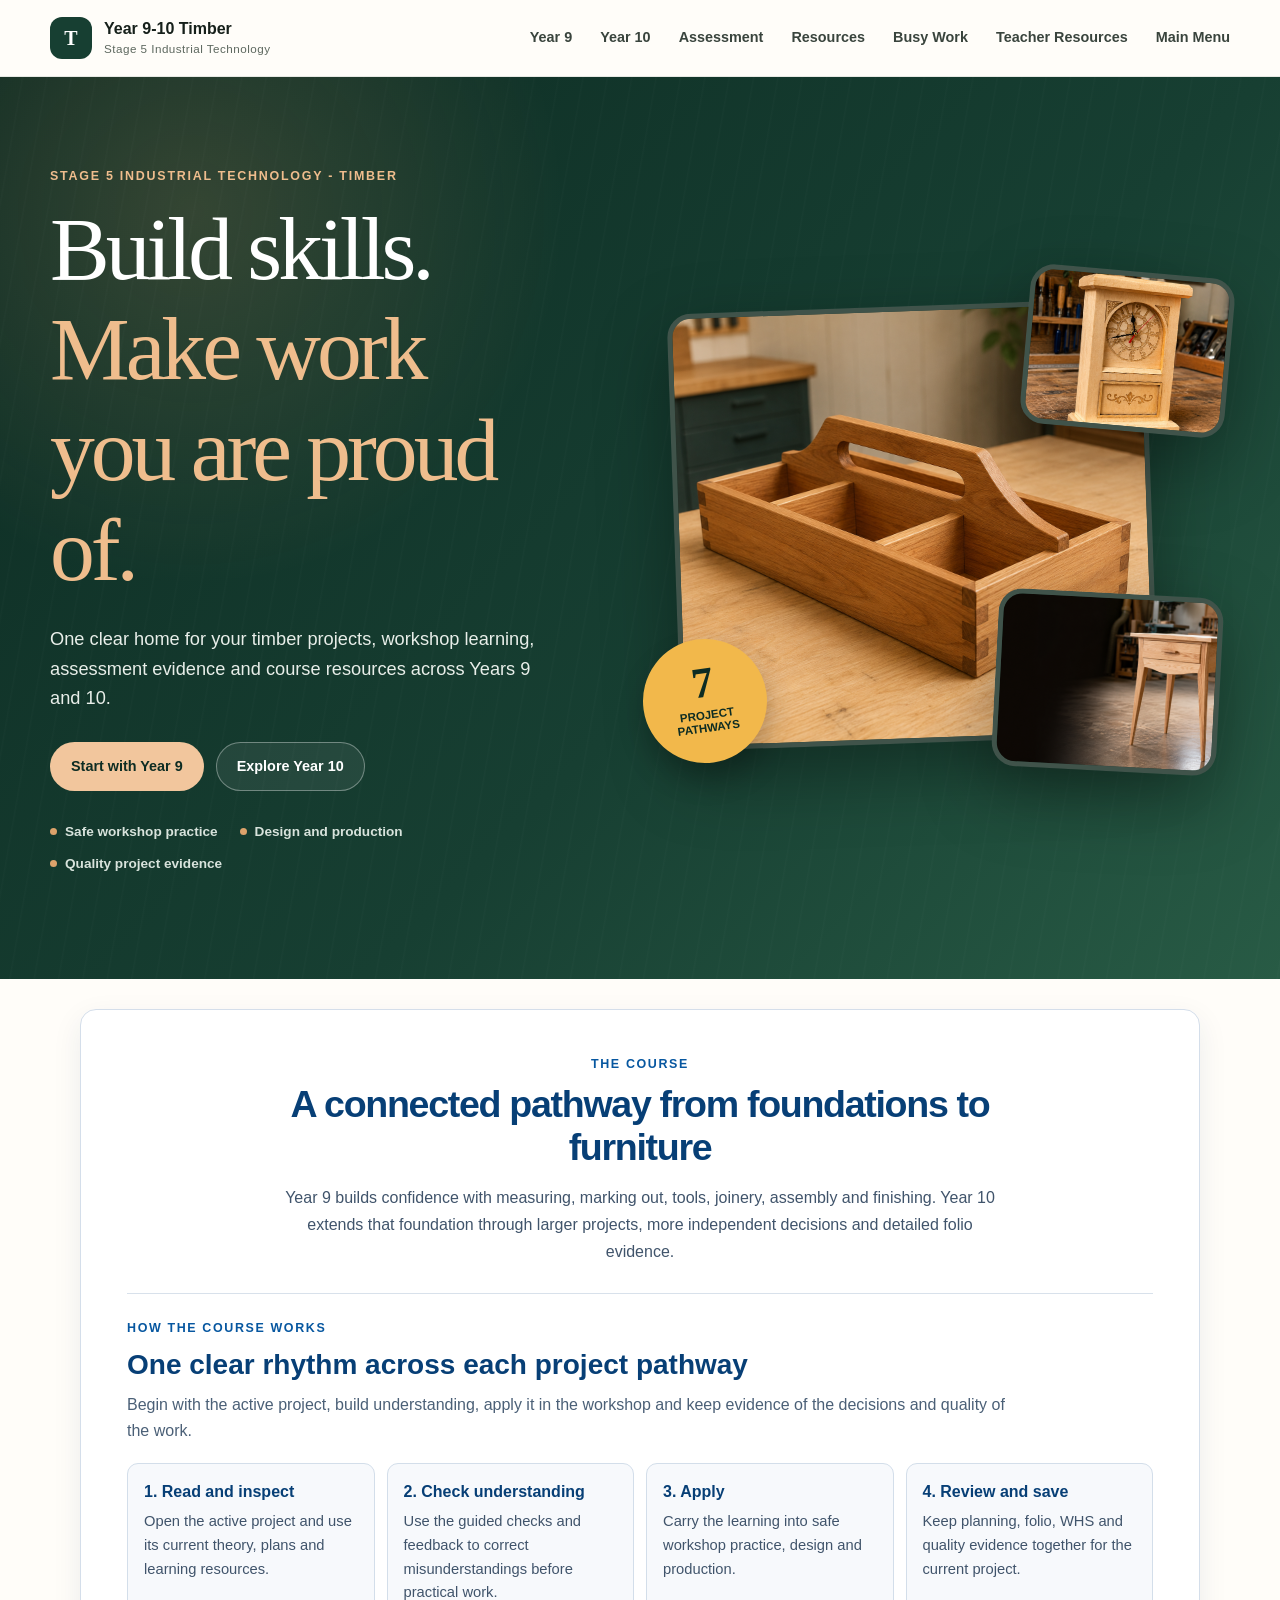
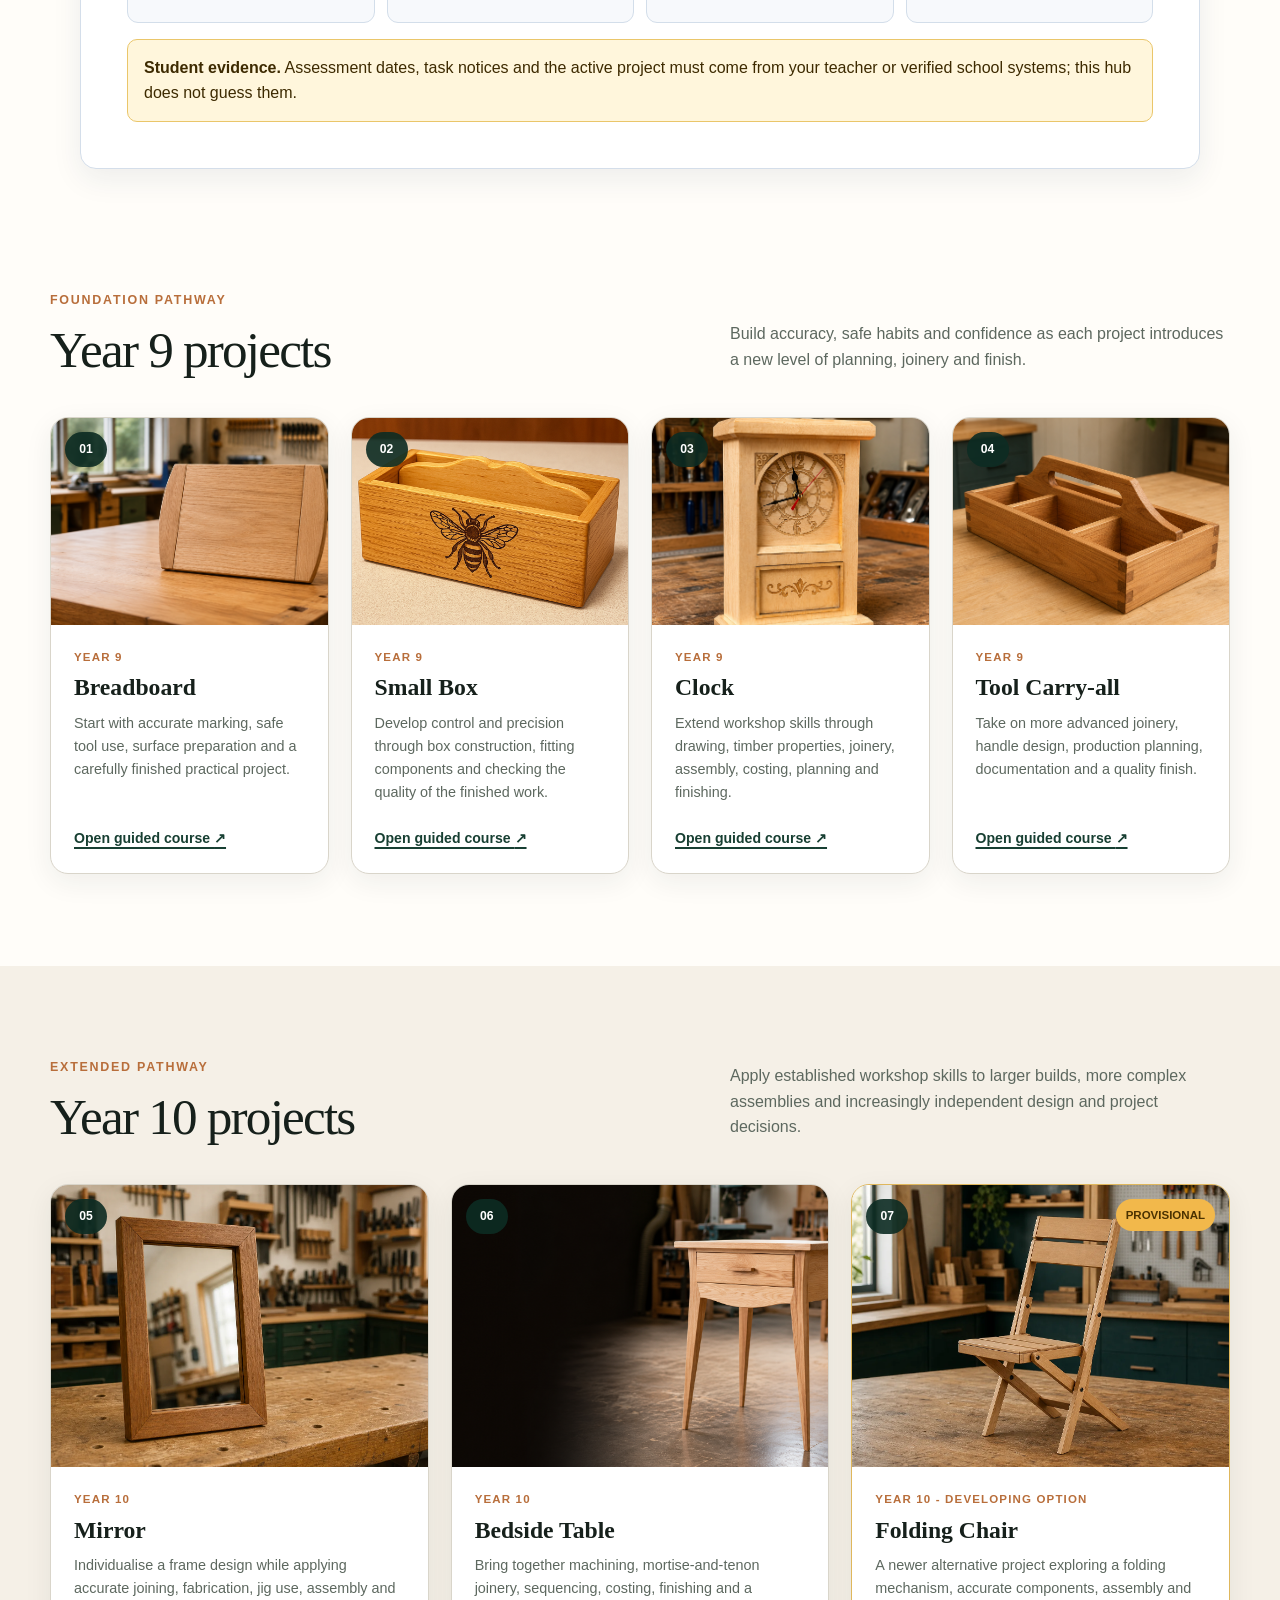
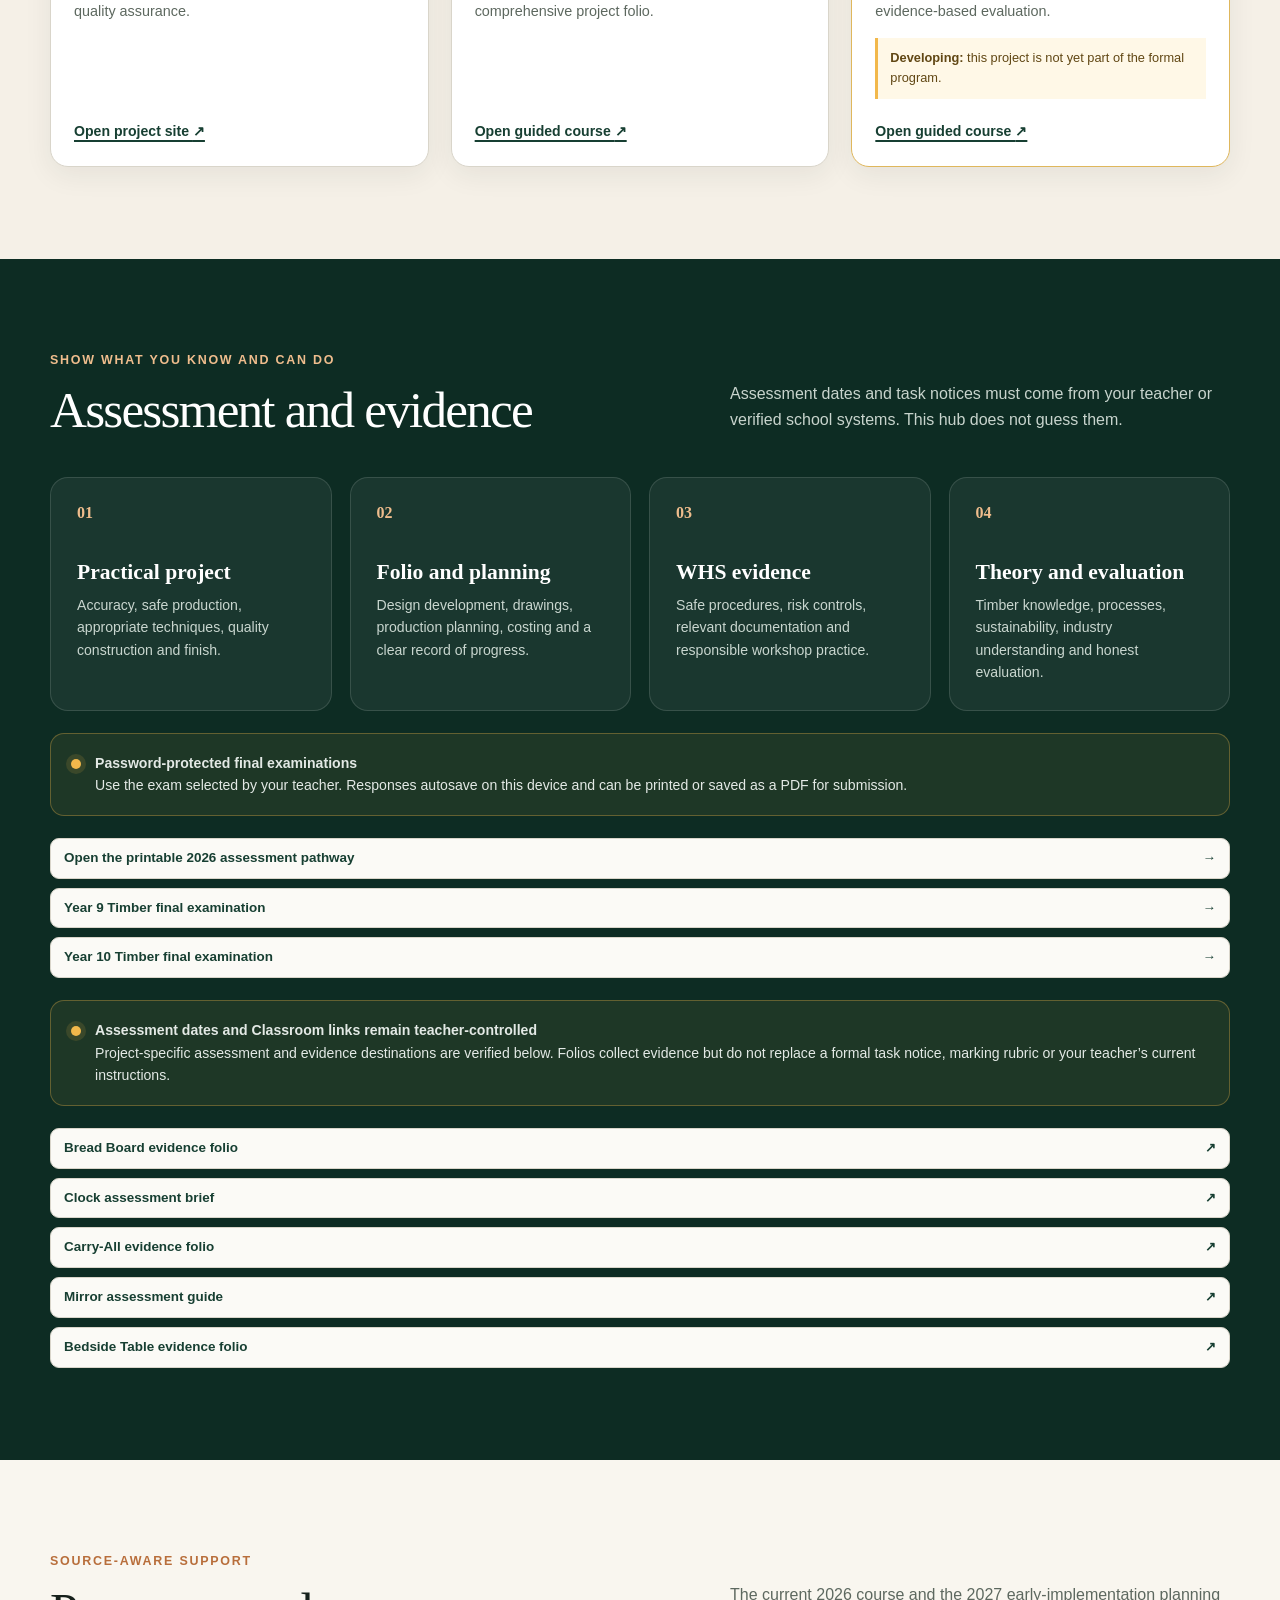
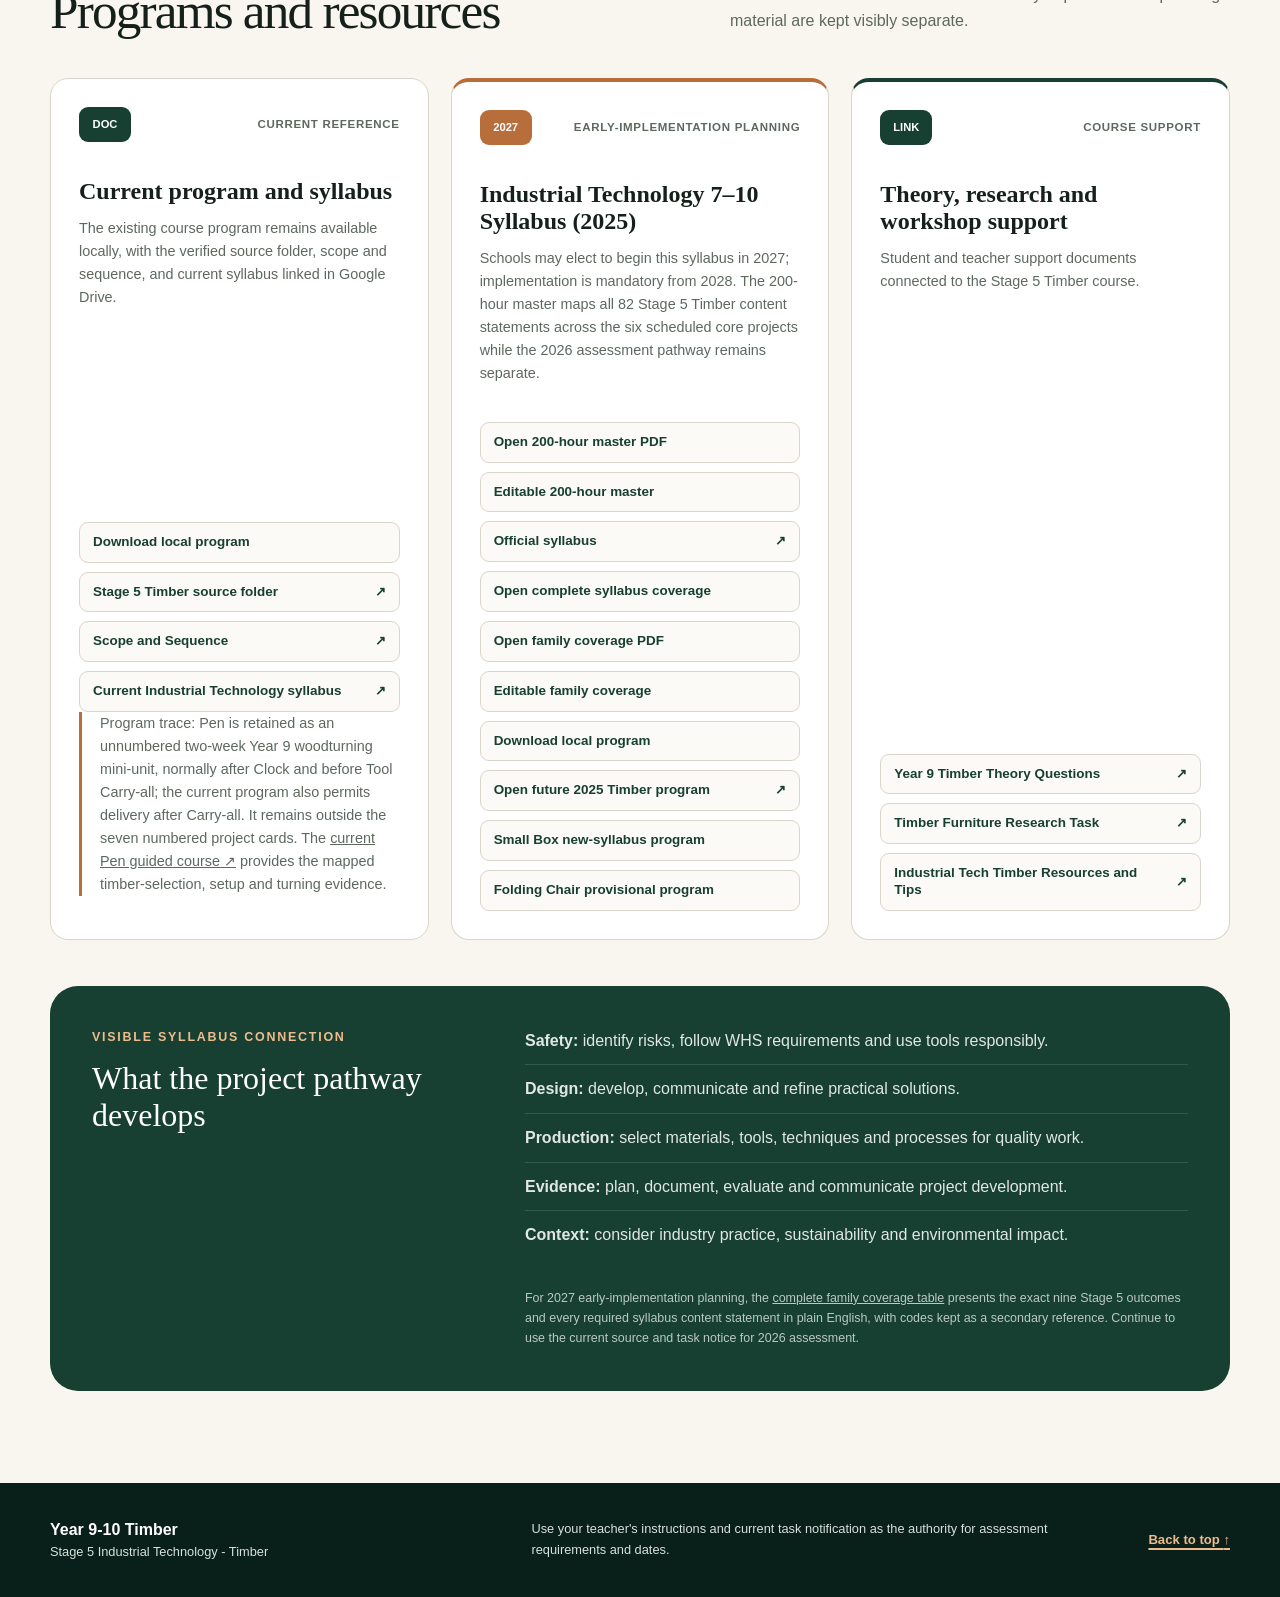
<file: index.html>
<!doctype html>
<html lang="en-AU">
<head>
  <meta charset="utf-8">
  <meta name="viewport" content="width=device-width, initial-scale=1">
  <link rel="icon" href="data:,">
  <meta name="description" content="Year 9-10 Timber course hub for Stage 5 Industrial Technology - Timber projects, assessment guidance and program resources.">
  <title>Year 9-10 Timber | Stage 5 Industrial Technology</title>
  <link rel="stylesheet" href="styles.css">
  <link rel="stylesheet" href="course-family-intro.css">
  </head>
<body>
  <a class="skip-link" href="#main-content">Skip to main content</a>

  <header class="site-header">
    <div class="shell nav-wrap">
      <a class="brand" href="#top" aria-label="Year 9-10 Timber home">
        <span class="brand-mark" aria-hidden="true">T</span>
        <span><strong>Year 9-10 Timber</strong><small>Stage 5 Industrial Technology</small></span>
      </a>
      <nav aria-label="Main navigation">
        <a href="#year-9">Year 9</a>
        <a href="#year-10">Year 10</a>
        <a href="#assessment">Assessment</a>
        <a href="#resources">Resources</a>
        <a href="https://stevencowell.github.io/busy-worksheets/?library=timber">Busy Work</a>
        <a href="teacher-resources.html">Teacher Resources</a>
        <a href="https://stevencowell.github.io/Main-Page/">Main Menu</a>
      </nav>
    </div>
  </header>

  <main id="main-content">
    <section class="hero" id="top" aria-labelledby="hero-title">
      <div class="shell hero-grid">
        <div class="hero-copy">
          <p class="eyebrow">Stage 5 Industrial Technology - Timber</p>
          <h1 id="hero-title">Build skills.<br><span>Make work you are proud of.</span></h1>
          <p class="hero-lead">One clear home for your timber projects, workshop learning, assessment evidence and course resources across Years 9 and 10.</p>
          <div class="hero-actions">
            <a class="button button-primary" href="#year-9">Start with Year 9</a>
            <a class="button button-quiet" href="#year-10">Explore Year 10</a>
          </div>
          <ul class="hero-points" aria-label="Course priorities">
            <li>Safe workshop practice</li>
            <li>Design and production</li>
            <li>Quality project evidence</li>
          </ul>
        </div>

        <div class="hero-visual" aria-label="Timber project gallery">
          <figure class="hero-image hero-image-main">
            <img src="assets/projects/carry-all.png" alt="Finished timber carry-all project in a workshop setting">
          </figure>
          <figure class="hero-image hero-image-top">
            <img src="assets/projects/clock.png" alt="Illustrated timber clock project">
          </figure>
          <figure class="hero-image hero-image-bottom">
            <img src="assets/projects/bedside-table.png" alt="Finished timber bedside table project">
          </figure>
          <div class="hero-stamp" aria-hidden="true"><strong>7</strong><span>project pathways</span></div>
        </div>
      </div>
    </section>

    <section class="course-family-intro" aria-labelledby="course-family-intro-title">
  <div class="course-family-intro__inner">
    <header class="course-family-intro__heading">
      <p class="course-family-intro__eyebrow">The course</p>
      <h2 id="course-family-intro-title">A connected pathway from foundations to furniture</h2>
      <p class="course-family-intro__lede">Year 9 builds confidence with measuring, marking out, tools, joinery, assembly and finishing. Year 10 extends that foundation through larger projects, more independent decisions and detailed folio evidence.</p>
    </header>
    <div class="course-family-intro__routine">
      <div class="course-family-intro__routine-heading">
        <p class="course-family-intro__eyebrow">How the course works</p>
        <h3>One clear rhythm across each project pathway</h3>
        <p>Begin with the active project, build understanding, apply it in the workshop and keep evidence of the decisions and quality of the work.</p>
      </div>
      <div class="course-family-intro__cards">
      <article class="course-family-intro__card"><h4>1. Read and inspect</h4><p>Open the active project and use its current theory, plans and learning resources.</p></article>
      <article class="course-family-intro__card"><h4>2. Check understanding</h4><p>Use the guided checks and feedback to correct misunderstandings before practical work.</p></article>
      <article class="course-family-intro__card"><h4>3. Apply</h4><p>Carry the learning into safe workshop practice, design and production.</p></article>
      <article class="course-family-intro__card"><h4>4. Review and save</h4><p>Keep planning, folio, WHS and quality evidence together for the current project.</p></article>
      </div>
    </div>
    <p class="course-family-intro__evidence"><strong>Student evidence.</strong> Assessment dates, task notices and the active project must come from your teacher or verified school systems; this hub does not guess them.</p>

  </div>
</section>

    <section class="section pathway-section" id="year-9" aria-labelledby="year-9-heading">
      <div class="shell">
        <div class="section-heading">
          <div>
            <p class="eyebrow">Foundation pathway</p>
            <h2 id="year-9-heading">Year 9 projects</h2>
          </div>
          <p>Build accuracy, safe habits and confidence as each project introduces a new level of planning, joinery and finish.</p>
        </div>

        <div class="project-grid project-grid-four">
          <article class="project-card">
            <a class="project-image" href="https://stevencowell.github.io/bread-board-guided-course/" target="_blank" rel="noopener">
              <img src="assets/projects/breadboard.png" alt="Decorative timber breadboard project">
              <span class="sequence">01</span>
            </a>
            <div class="project-body">
              <div class="card-label">Year 9</div>
              <h3>Breadboard</h3>
              <p>Start with accurate marking, safe tool use, surface preparation and a carefully finished practical project.</p>
              <a class="text-link" href="https://stevencowell.github.io/bread-board-guided-course/" target="_blank" rel="noopener">Open guided course <span aria-hidden="true">&#8599;</span></a>
            </div>
          </article>

          <article class="project-card">
            <a class="project-image" href="https://stevencowell.github.io/Small-Box/" target="_blank" rel="noopener">
              <img src="assets/projects/small-box.png" alt="Small timber box guided-course project">
              <span class="sequence">02</span>
            </a>
            <div class="project-body">
              <div class="card-label">Year 9</div>
              <h3>Small Box</h3>
              <p>Develop control and precision through box construction, fitting components and checking the quality of the finished work.</p>
              <a class="text-link" href="https://stevencowell.github.io/Small-Box/" target="_blank" rel="noopener">Open guided course <span aria-hidden="true">&#8599;</span></a>
            </div>
          </article>

          <article class="project-card">
            <a class="project-image" href="https://stevencowell.github.io/Yr-9-Clock/" target="_blank" rel="noopener">
              <img src="assets/projects/clock.png" alt="Timber clock with a small drawer">
              <span class="sequence">03</span>
            </a>
            <div class="project-body">
              <div class="card-label">Year 9</div>
              <h3>Clock</h3>
              <p>Extend workshop skills through drawing, timber properties, joinery, assembly, costing, planning and finishing.</p>
              <a class="text-link" href="https://stevencowell.github.io/Yr-9-Clock/" target="_blank" rel="noopener">Open guided course <span aria-hidden="true">&#8599;</span></a>
            </div>
          </article>

          <article class="project-card">
            <a class="project-image" href="https://stevencowell.github.io/Yr-9-Carry-All/" target="_blank" rel="noopener">
              <img src="assets/projects/carry-all.png" alt="Timber barbecue carry-all with handle">
              <span class="sequence">04</span>
            </a>
            <div class="project-body">
              <div class="card-label">Year 9</div>
              <h3>Tool Carry-all</h3>
              <p>Take on more advanced joinery, handle design, production planning, documentation and a quality finish.</p>
              <a class="text-link" href="https://stevencowell.github.io/Yr-9-Carry-All/" target="_blank" rel="noopener">Open guided course <span aria-hidden="true">&#8599;</span></a>
            </div>
          </article>
        </div>
      </div>
    </section>

    <section class="section pathway-section year-ten" id="year-10" aria-labelledby="year-10-heading">
      <div class="shell">
        <div class="section-heading">
          <div>
            <p class="eyebrow">Extended pathway</p>
            <h2 id="year-10-heading">Year 10 projects</h2>
          </div>
          <p>Apply established workshop skills to larger builds, more complex assemblies and increasingly independent design and project decisions.</p>
        </div>

        <div class="project-grid project-grid-three">
          <article class="project-card">
            <a class="project-image" href="https://stevencowell.github.io/year-10-timber-mirror-project/" target="_blank" rel="noopener">
              <img src="assets/projects/mirror-workshop-landscape.webp" alt="Complete oak-framed mirror standing on a school workshop bench">
              <span class="sequence">05</span>
            </a>
            <div class="project-body">
              <div class="card-label">Year 10</div>
              <h3>Mirror</h3>
              <p>Individualise a frame design while applying accurate joining, fabrication, jig use, assembly and quality assurance.</p>
              <a class="text-link" href="https://stevencowell.github.io/year-10-timber-mirror-project/" target="_blank" rel="noopener">Open project site <span aria-hidden="true">&#8599;</span></a>
            </div>
          </article>

          <article class="project-card">
            <a class="project-image" href="https://stevencowell.github.io/bedside-table-guided-course/" target="_blank" rel="noopener">
              <img src="assets/projects/bedside-table.png" alt="Completed timber bedside table">
              <span class="sequence">06</span>
            </a>
            <div class="project-body">
              <div class="card-label">Year 10</div>
              <h3>Bedside Table</h3>
              <p>Bring together machining, mortise-and-tenon joinery, sequencing, costing, finishing and a comprehensive project folio.</p>
              <a class="text-link" href="https://stevencowell.github.io/bedside-table-guided-course/" target="_blank" rel="noopener">Open guided course <span aria-hidden="true">&#8599;</span></a>
            </div>
          </article>

          <article class="project-card provisional-card">
            <a class="project-image" href="https://stevencowell.github.io/folding-chair-guided-course/" target="_blank" rel="noopener">
              <img src="assets/projects/folding-chair-workshop-landscape.webp" alt="Complete armless folding timber chair in a school workshop">
              <span class="sequence">07</span>
              <span class="status-badge">Provisional</span>
            </a>
            <div class="project-body">
              <div class="card-label">Year 10 - developing option</div>
              <h3>Folding Chair</h3>
              <p>A newer alternative project exploring a folding mechanism, accurate components, assembly and evidence-based evaluation.</p>
              <p class="provisional-note"><strong>Developing:</strong> this project is not yet part of the formal program.</p>
              <a class="text-link" href="https://stevencowell.github.io/folding-chair-guided-course/" target="_blank" rel="noopener">Open guided course <span aria-hidden="true">&#8599;</span></a>
            </div>
          </article>
        </div>
      </div>
    </section>

    <section class="section assessment-section" id="assessment" aria-labelledby="assessment-heading">
      <div class="shell">
        <div class="section-heading light-heading">
          <div>
            <p class="eyebrow">Show what you know and can do</p>
            <h2 id="assessment-heading">Assessment and evidence</h2>
          </div>
          <p>Assessment dates and task notices must come from your teacher or verified school systems. This hub does not guess them.</p>
        </div>
        <div class="evidence-grid">
          <article class="evidence-card">
            <span class="evidence-number">01</span>
            <h3>Practical project</h3>
            <p>Accuracy, safe production, appropriate techniques, quality construction and finish.</p>
          </article>
          <article class="evidence-card">
            <span class="evidence-number">02</span>
            <h3>Folio and planning</h3>
            <p>Design development, drawings, production planning, costing and a clear record of progress.</p>
          </article>
          <article class="evidence-card">
            <span class="evidence-number">03</span>
            <h3>WHS evidence</h3>
            <p>Safe procedures, risk controls, relevant documentation and responsible workshop practice.</p>
          </article>
          <article class="evidence-card">
            <span class="evidence-number">04</span>
            <h3>Theory and evaluation</h3>
            <p>Timber knowledge, processes, sustainability, industry understanding and honest evaluation.</p>
          </article>
        </div>
        <div class="pending-strip" role="note">
          <span class="pending-dot" aria-hidden="true"></span>
          <div><strong>Password-protected final examinations</strong><br>Use the exam selected by your teacher. Responses autosave on this device and can be printed or saved as a PDF for submission.</div>
        </div>
        <div class="resource-links" aria-label="End-of-year examinations">
          <a href="assessment-2026.html">Open the printable 2026 assessment pathway <span aria-hidden="true">&#8594;</span></a>
          <a href="exams/year9.html">Year 9 Timber final examination <span aria-hidden="true">&#8594;</span></a>
          <a href="exams/year10.html">Year 10 Timber final examination <span aria-hidden="true">&#8594;</span></a>
        </div>
        <div class="pending-strip" role="note">
          <span class="pending-dot" aria-hidden="true"></span>
          <div><strong>Assessment dates and Classroom links remain teacher-controlled</strong><br>Project-specific assessment and evidence destinations are verified below. Folios collect evidence but do not replace a formal task notice, marking rubric or your teacher’s current instructions.</div>
        </div>
        <div class="resource-links" aria-label="Verified project assessment sources">
          <a href="https://stevencowell.github.io/bread-board-guided-course/breadboard-folio.html" target="_blank" rel="noopener">Bread Board evidence folio <span aria-hidden="true">↗</span></a>
          <a href="https://stevencowell.github.io/Yr-9-Clock/Clock%20Assessment%20Criteria.pdf" target="_blank" rel="noopener">Clock assessment brief <span aria-hidden="true">↗</span></a>
          <a href="https://stevencowell.github.io/Yr-9-Carry-All/carry-all-folio.html" target="_blank" rel="noopener">Carry-All evidence folio <span aria-hidden="true">↗</span></a>
          <a href="https://stevencowell.github.io/year-10-timber-mirror-project/mirror_assessment.html" target="_blank" rel="noopener">Mirror assessment guide <span aria-hidden="true">↗</span></a>
          <a href="https://stevencowell.github.io/bedside-table-guided-course/bedside-table-folio.html" target="_blank" rel="noopener">Bedside Table evidence folio <span aria-hidden="true">↗</span></a>
        </div>
      </div>
    </section>

    <section class="section resources-section" id="resources" aria-labelledby="resources-heading">
      <div class="shell">
        <div class="section-heading">
          <div>
            <p class="eyebrow">Source-aware support</p>
            <h2 id="resources-heading">Programs and resources</h2>
          </div>
          <p>The current 2026 course and the 2027 early-implementation planning material are kept visibly separate.</p>
        </div>

        <div class="resource-grid">
          <article class="resource-card current-resource">
            <div class="resource-topline"><span class="resource-icon" aria-hidden="true">DOC</span><span class="resource-status">Current reference</span></div>
            <h3>Current program and syllabus</h3>
            <p>The existing course program remains available locally, with the verified source folder, scope and sequence, and current syllabus linked in Google Drive.</p>
            <div class="resource-links">
              <a href="resources/current-stage-5-timber-program.docx">Download local program</a>
              <a href="https://drive.google.com/drive/folders/0B40F5Y8uF0rvWXVWRTdZOXBhYW8?resourcekey=0-PKHpw6P8cBni3_TenUddmg" target="_blank" rel="noopener">Stage 5 Timber source folder <span aria-hidden="true">&#8599;</span></a>
              <a href="https://drive.google.com/drive/folders/0B40F5Y8uF0rvam9TY05lNlYzdTg?resourcekey=0-citNRYhW5qzm70Nu3vHFLw" target="_blank" rel="noopener">Scope and Sequence <span aria-hidden="true">&#8599;</span></a>
              <a href="https://drive.google.com/file/d/1XgqQxu57J5hIB7IgD8GEcLKAHINAP1WnpiJ7Fz0wLEo/view" target="_blank" rel="noopener">Current Industrial Technology syllabus <span aria-hidden="true">&#8599;</span></a>
            </div>
            <p class="source-note">Program trace: Pen is retained as an unnumbered two-week Year 9 woodturning mini-unit, normally after Clock and before Tool Carry-all; the current program also permits delivery after Carry-all. It remains outside the seven numbered project cards. The <a href="https://stevencowell.github.io/Yr-9-Pen/" target="_blank" rel="noopener">current Pen guided course <span aria-hidden="true">&#8599;</span></a> provides the mapped timber-selection, setup and turning evidence.</p>
          </article>

          <article class="resource-card future-resource">
            <div class="resource-topline"><span class="resource-icon" aria-hidden="true">2027</span><span class="resource-status">Early-implementation planning</span></div>
            <h3>Industrial Technology 7–10 Syllabus (2025)</h3>
            <p>Schools may elect to begin this syllabus in 2027; implementation is mandatory from 2028. The 200-hour master maps all 82 Stage 5 Timber content statements across the six scheduled core projects while the 2026 assessment pathway remains separate.</p>
            <div class="resource-links">
              <a href="resources/teacher/Stage-5-Timber-200-Hour-Master-Teaching-Program-v2.1-Network-Benchmark.pdf">Open 200-hour master PDF</a>
              <a href="resources/teacher/Stage-5-Timber-200-Hour-Master-Teaching-Program-v2.1-Network-Benchmark.docx">Editable 200-hour master</a>
              <a href="https://curriculum.nsw.edu.au/learning-areas/tas/industrial-technology-7-10-2025/overview/course" target="_blank" rel="noopener">Official syllabus <span aria-hidden="true">&#8599;</span></a>
              <a href="syllabus-coverage.html">Open complete syllabus coverage</a>
              <a href="resources/Stage-5-Timber-200-Hour-Family-Coverage-Record-v2.0.pdf">Open family coverage PDF</a>
              <a href="resources/Stage-5-Timber-200-Hour-Family-Coverage-Record-v2.0.docx">Editable family coverage</a>
              <a href="resources/future-stage-5-timber-program-2027.docx">Download local program</a>
              <a href="https://drive.google.com/file/d/1uaUkYFo5Vs2QgyGCQtiLwO97r7wMdTFfoqPpDxQVR0A/view" target="_blank" rel="noopener">Open future 2025 Timber program <span aria-hidden="true">&#8599;</span></a>
              <a href="resources/small-box-new-syllabus-program.docx">Small Box new-syllabus program</a>
              <a href="resources/folding-chair-new-syllabus-program.docx">Folding Chair provisional program</a>
            </div>
          </article>

          <article class="resource-card support-resource">
            <div class="resource-topline"><span class="resource-icon" aria-hidden="true">LINK</span><span class="resource-status">Course support</span></div>
            <h3>Theory, research and workshop support</h3>
            <p>Student and teacher support documents connected to the Stage 5 Timber course.</p>
            <div class="resource-links">
              <a href="https://drive.google.com/file/d/1czPigBkVqII-JAMcYs9_q6FvGPmz8rL4sJhd_RE_5lY/view" target="_blank" rel="noopener">Year 9 Timber Theory Questions <span aria-hidden="true">&#8599;</span></a>
              <a href="https://drive.google.com/file/d/1gnuK1BcZW6gU03FKI52ZOfosYzS0tcsD1m98xe3ZHL0/view" target="_blank" rel="noopener">Timber Furniture Research Task <span aria-hidden="true">&#8599;</span></a>
              <a href="https://drive.google.com/file/d/16CDNbxJ7urw6sEhyIvHPfn1RlA86VnkI/view" target="_blank" rel="noopener">Industrial Tech Timber Resources and Tips <span aria-hidden="true">&#8599;</span></a>
            </div>
          </article>
        </div>

        <div class="outcomes-panel" aria-labelledby="outcomes-heading">
          <div>
            <p class="eyebrow">Visible syllabus connection</p>
            <h3 id="outcomes-heading">What the project pathway develops</h3>
          </div>
          <ul>
            <li><strong>Safety:</strong> identify risks, follow WHS requirements and use tools responsibly.</li>
            <li><strong>Design:</strong> develop, communicate and refine practical solutions.</li>
            <li><strong>Production:</strong> select materials, tools, techniques and processes for quality work.</li>
            <li><strong>Evidence:</strong> plan, document, evaluate and communicate project development.</li>
            <li><strong>Context:</strong> consider industry practice, sustainability and environmental impact.</li>
          </ul>
          <p class="outcomes-note">For 2027 early-implementation planning, the <a href="syllabus-coverage.html">complete family coverage table</a> presents the exact nine Stage 5 outcomes and every required syllabus content statement in plain English, with codes kept as a secondary reference. Continue to use the current source and task notice for 2026 assessment.</p>
        </div>
      </div>
    </section>
  </main>

  <footer class="site-footer">
    <div class="shell footer-grid">
      <div><strong>Year 9-10 Timber</strong><p>Stage 5 Industrial Technology - Timber</p></div>
      <p>Use your teacher's instructions and current task notification as the authority for assessment requirements and dates.</p>
      <a href="#top">Back to top <span aria-hidden="true">&#8593;</span></a>
    </div>
  </footer>
  <script src="vendor/html2canvas.min.js"></script>
  </body>
</html>
</file>
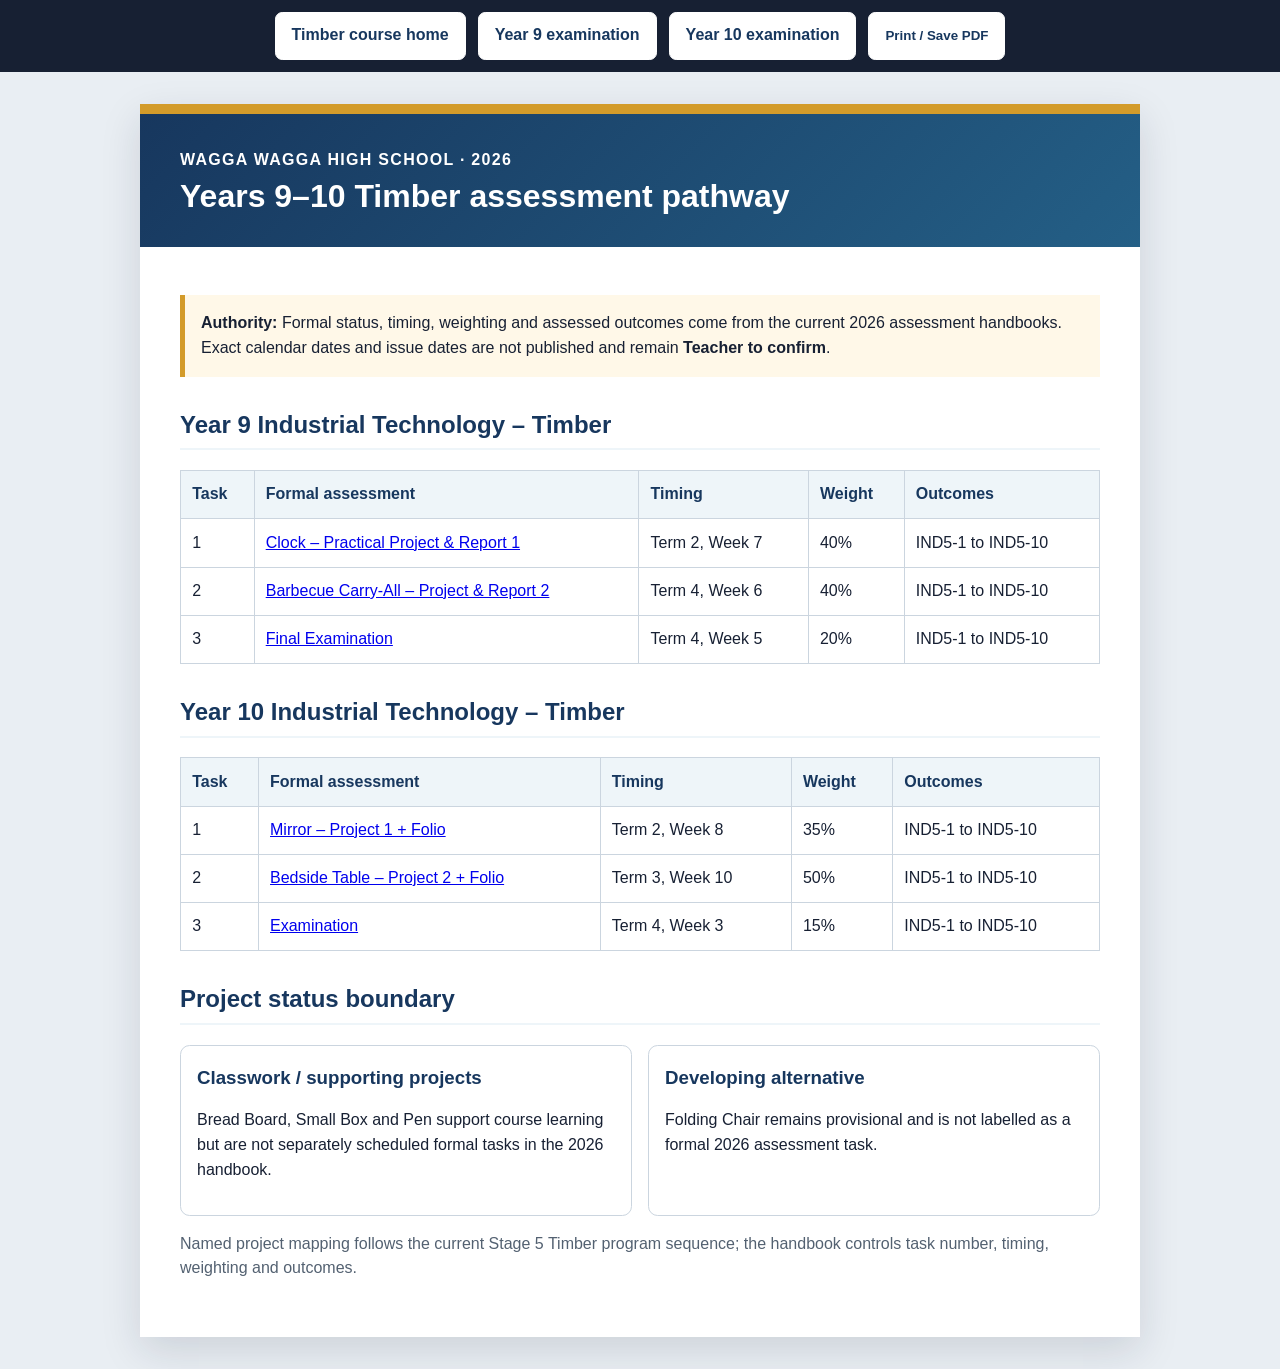
<file: assessment-2026.html>
<!doctype html><html lang="en-AU"><head><meta charset="utf-8"><meta name="viewport" content="width=device-width,initial-scale=1"><title>2026 Timber Assessment Pathway</title><style>:root{--ink:#172033;--navy:#17375e;--blue:#2b6f9f;--pale:#eef5f9;--gold:#d39b2a;--line:#cbd5df;--muted:#536171}*{box-sizing:border-box}body{margin:0;background:#e9eef3;color:var(--ink);font:16px/1.55 Arial,Helvetica,sans-serif}.toolbar{position:sticky;top:0;display:flex;gap:.75rem;justify-content:center;flex-wrap:wrap;padding:.75rem;background:#172033}.toolbar a,.toolbar button{border:1px solid #fff;border-radius:.45rem;background:#fff;color:#17375e;padding:.65rem 1rem;font-weight:700;text-decoration:none;cursor:pointer}.page{width:min(100% - 2rem,1000px);margin:2rem auto;background:#fff;box-shadow:0 14px 38px #17203322}.hero{border-top:10px solid var(--gold);padding:2rem 2.5rem;background:linear-gradient(135deg,#17375e,#245f86);color:#fff}.hero p{margin:.15rem 0;text-transform:uppercase;letter-spacing:.08em;font-weight:700}.hero h1{margin:.35rem 0 0;line-height:1.15}.content{padding:2rem 2.5rem 2.5rem}h2{color:var(--navy);border-bottom:2px solid var(--pale);padding-bottom:.35rem;margin-top:1.8rem}table{width:100%;border-collapse:collapse}th,td{border:1px solid var(--line);padding:.7rem;text-align:left;vertical-align:top}th{background:var(--pale);color:var(--navy)}.status{display:inline-block;border-radius:999px;padding:.2rem .6rem;background:#e7f4ea;color:#175b2c;font-weight:700;font-size:.85rem}.informal{background:#fff3d7;color:#754d00}.warning{border-left:5px solid var(--gold);background:#fff8e8;padding:1rem}.cards{display:grid;grid-template-columns:repeat(2,minmax(0,1fr));gap:1rem}.card{border:1px solid var(--line);border-radius:.6rem;padding:1rem}.card h3{margin:.1rem 0;color:var(--navy)}.card a{font-weight:700;color:var(--blue)}.muted{color:var(--muted)}@media(max-width:680px){.page{width:100%;margin:0;box-shadow:none}.hero,.content{padding:1.25rem}.cards{grid-template-columns:1fr}table{display:block;max-width:100%;overflow-x:auto;font-size:.82rem}.toolbar{position:static}}@media print{body{background:#fff;font-size:9pt;line-height:1.35}.toolbar{display:none}.page{width:100%;margin:0;box-shadow:none}.hero{padding:7mm 10mm 5mm;-webkit-print-color-adjust:exact;print-color-adjust:exact}.content{padding:5mm 10mm}h2{margin:.8rem 0 .35rem}table{font-size:8.3pt}th,td{padding:.35rem}.cards{gap:.45rem}.card{padding:.55rem}.card,tr{break-inside:avoid}}</style>  </head><body><div class="toolbar"><a href="index.html">Timber course home</a><a href="exams/year9.html">Year 9 examination</a><a href="exams/year10.html">Year 10 examination</a><button onclick="window.print()">Print / Save PDF</button></div><main class="page"><header class="hero"><p>Wagga Wagga High School · 2026</p><h1>Years 9–10 Timber assessment pathway</h1></header><div class="content"><p class="warning"><strong>Authority:</strong> Formal status, timing, weighting and assessed outcomes come from the current 2026 assessment handbooks. Exact calendar dates and issue dates are not published and remain <strong>Teacher to confirm</strong>.</p><h2>Year 9 Industrial Technology – Timber</h2><table><thead><tr><th>Task</th><th>Formal assessment</th><th>Timing</th><th>Weight</th><th>Outcomes</th></tr></thead><tbody><tr><td>1</td><td><a href="https://stevencowell.github.io/Yr-9-Clock/assessment-notification.html">Clock – Practical Project &amp; Report 1</a></td><td>Term 2, Week 7</td><td>40%</td><td>IND5-1 to IND5-10</td></tr><tr><td>2</td><td><a href="https://stevencowell.github.io/Yr-9-Carry-All/assessment-notification.html">Barbecue Carry-All – Project &amp; Report 2</a></td><td>Term 4, Week 6</td><td>40%</td><td>IND5-1 to IND5-10</td></tr><tr><td>3</td><td><a href="exams/year9.html">Final Examination</a></td><td>Term 4, Week 5</td><td>20%</td><td>IND5-1 to IND5-10</td></tr></tbody></table><h2>Year 10 Industrial Technology – Timber</h2><table><thead><tr><th>Task</th><th>Formal assessment</th><th>Timing</th><th>Weight</th><th>Outcomes</th></tr></thead><tbody><tr><td>1</td><td><a href="https://stevencowell.github.io/year-10-timber-mirror-project/assessment-notification.html">Mirror – Project 1 + Folio</a></td><td>Term 2, Week 8</td><td>35%</td><td>IND5-1 to IND5-10</td></tr><tr><td>2</td><td><a href="https://stevencowell.github.io/bedside-table-guided-course/assessment-notification.html">Bedside Table – Project 2 + Folio</a></td><td>Term 3, Week 10</td><td>50%</td><td>IND5-1 to IND5-10</td></tr><tr><td>3</td><td><a href="exams/year10.html">Examination</a></td><td>Term 4, Week 3</td><td>15%</td><td>IND5-1 to IND5-10</td></tr></tbody></table><h2>Project status boundary</h2><div class="cards"><section class="card"><h3>Classwork / supporting projects</h3><p>Bread Board, Small Box and Pen support course learning but are not separately scheduled formal tasks in the 2026 handbook.</p></section><section class="card"><h3>Developing alternative</h3><p>Folding Chair remains provisional and is not labelled as a formal 2026 assessment task.</p></section></div><p class="muted">Named project mapping follows the current Stage 5 Timber program sequence; the handbook controls task number, timing, weighting and outcomes.</p></div></main>  <script src="vendor/html2canvas.min.js"></script>
  </body></html>
</file>
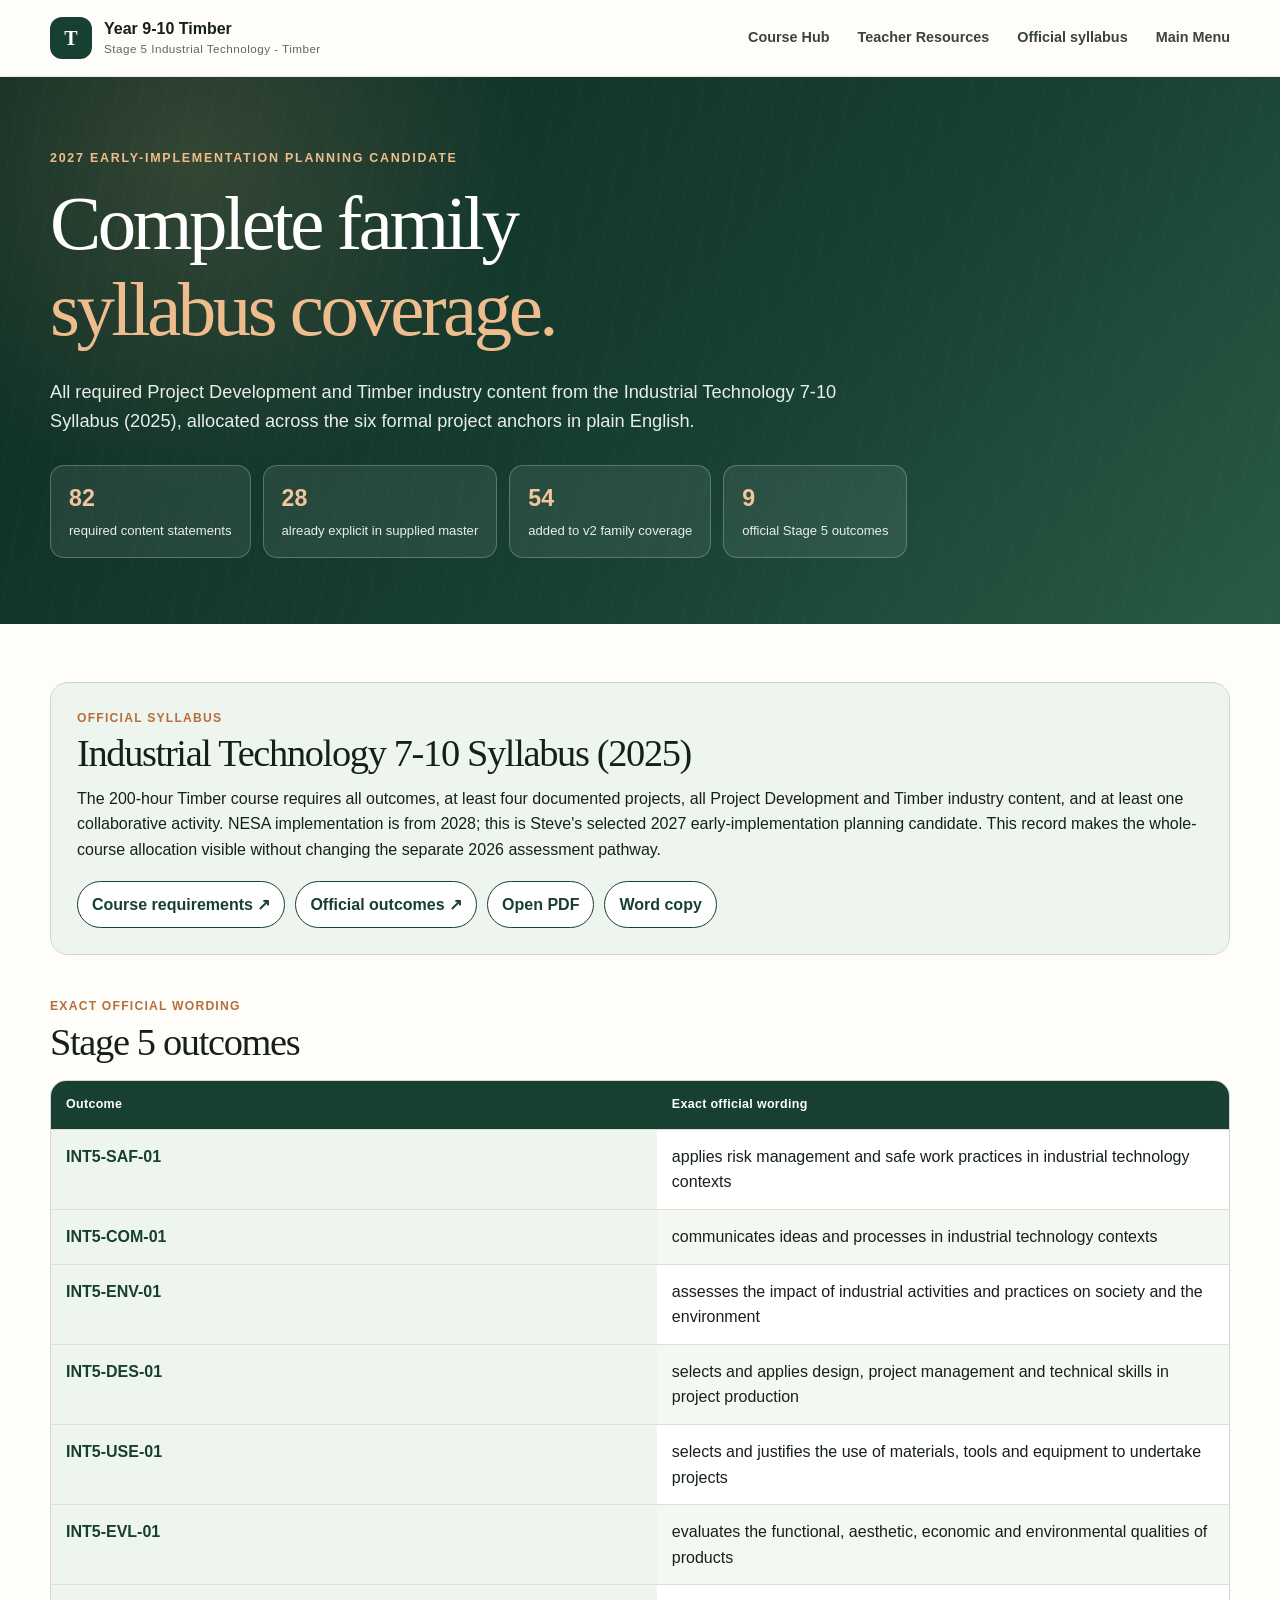
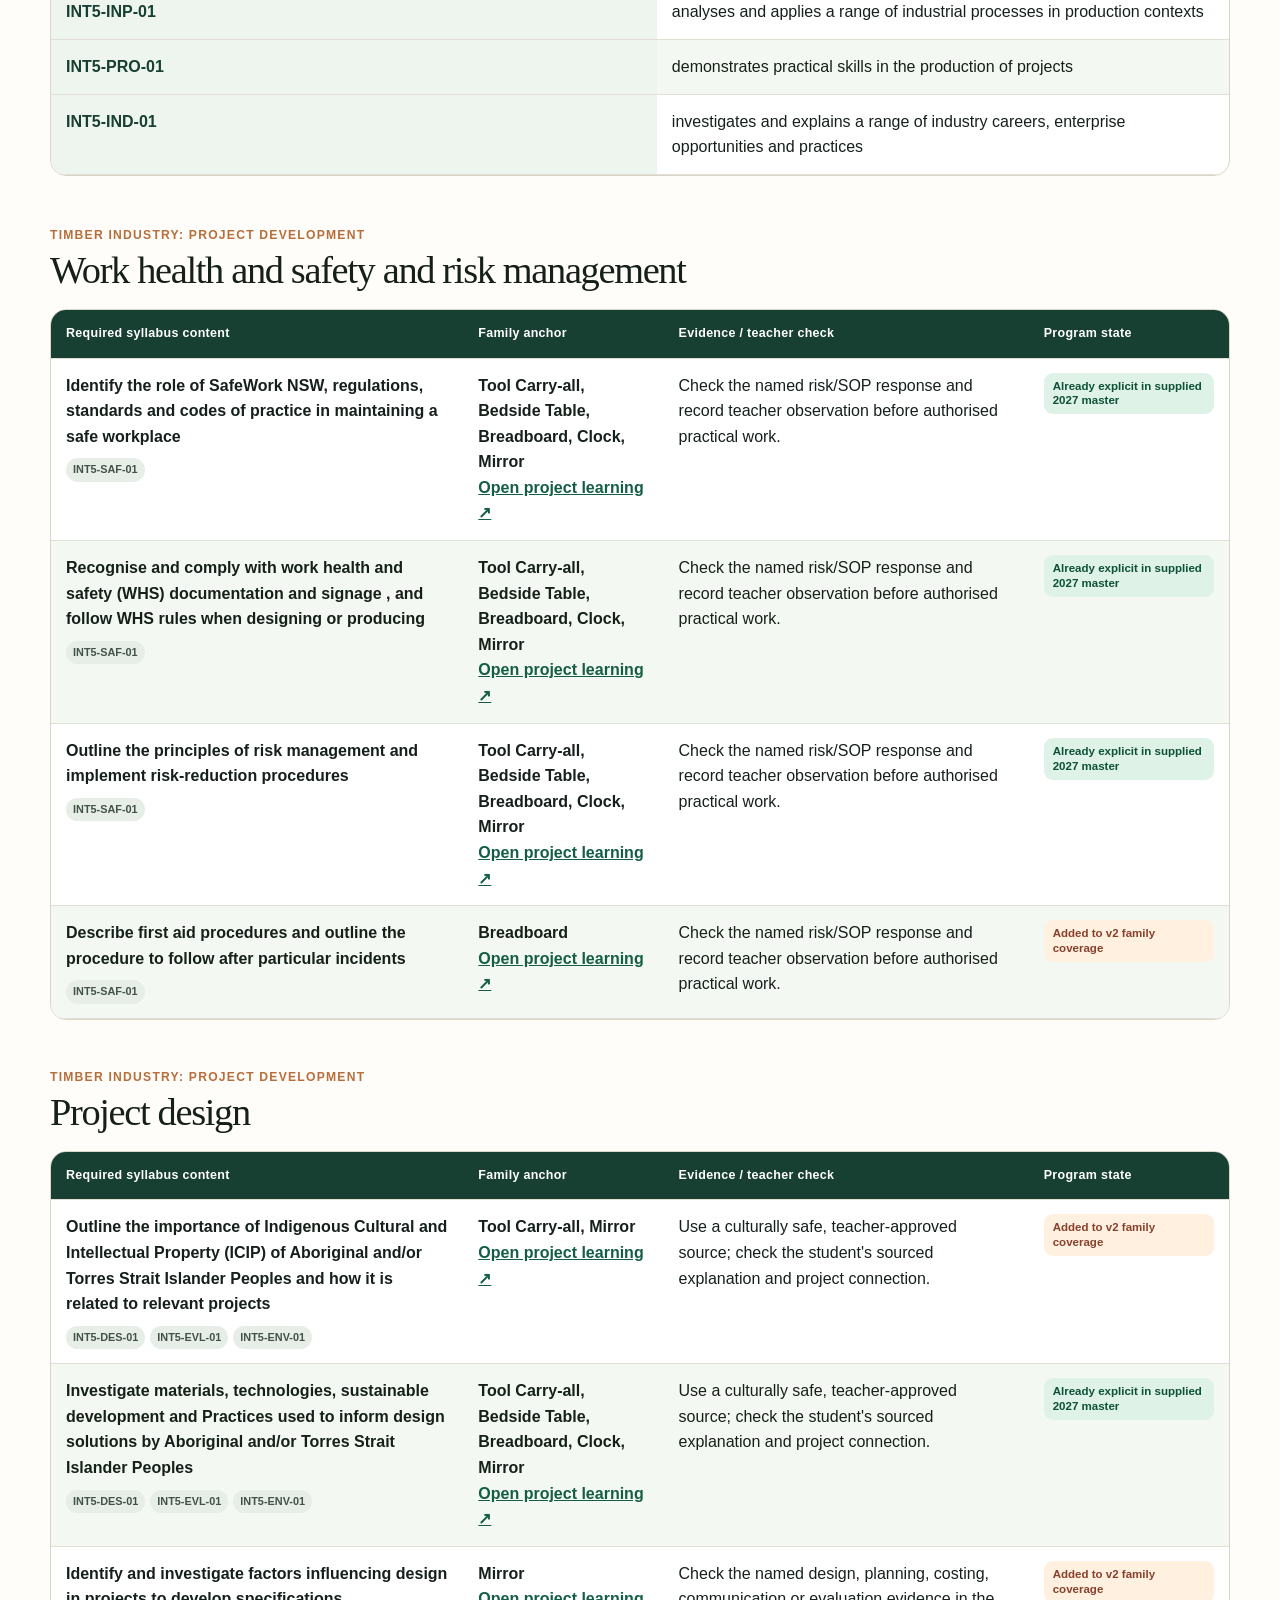
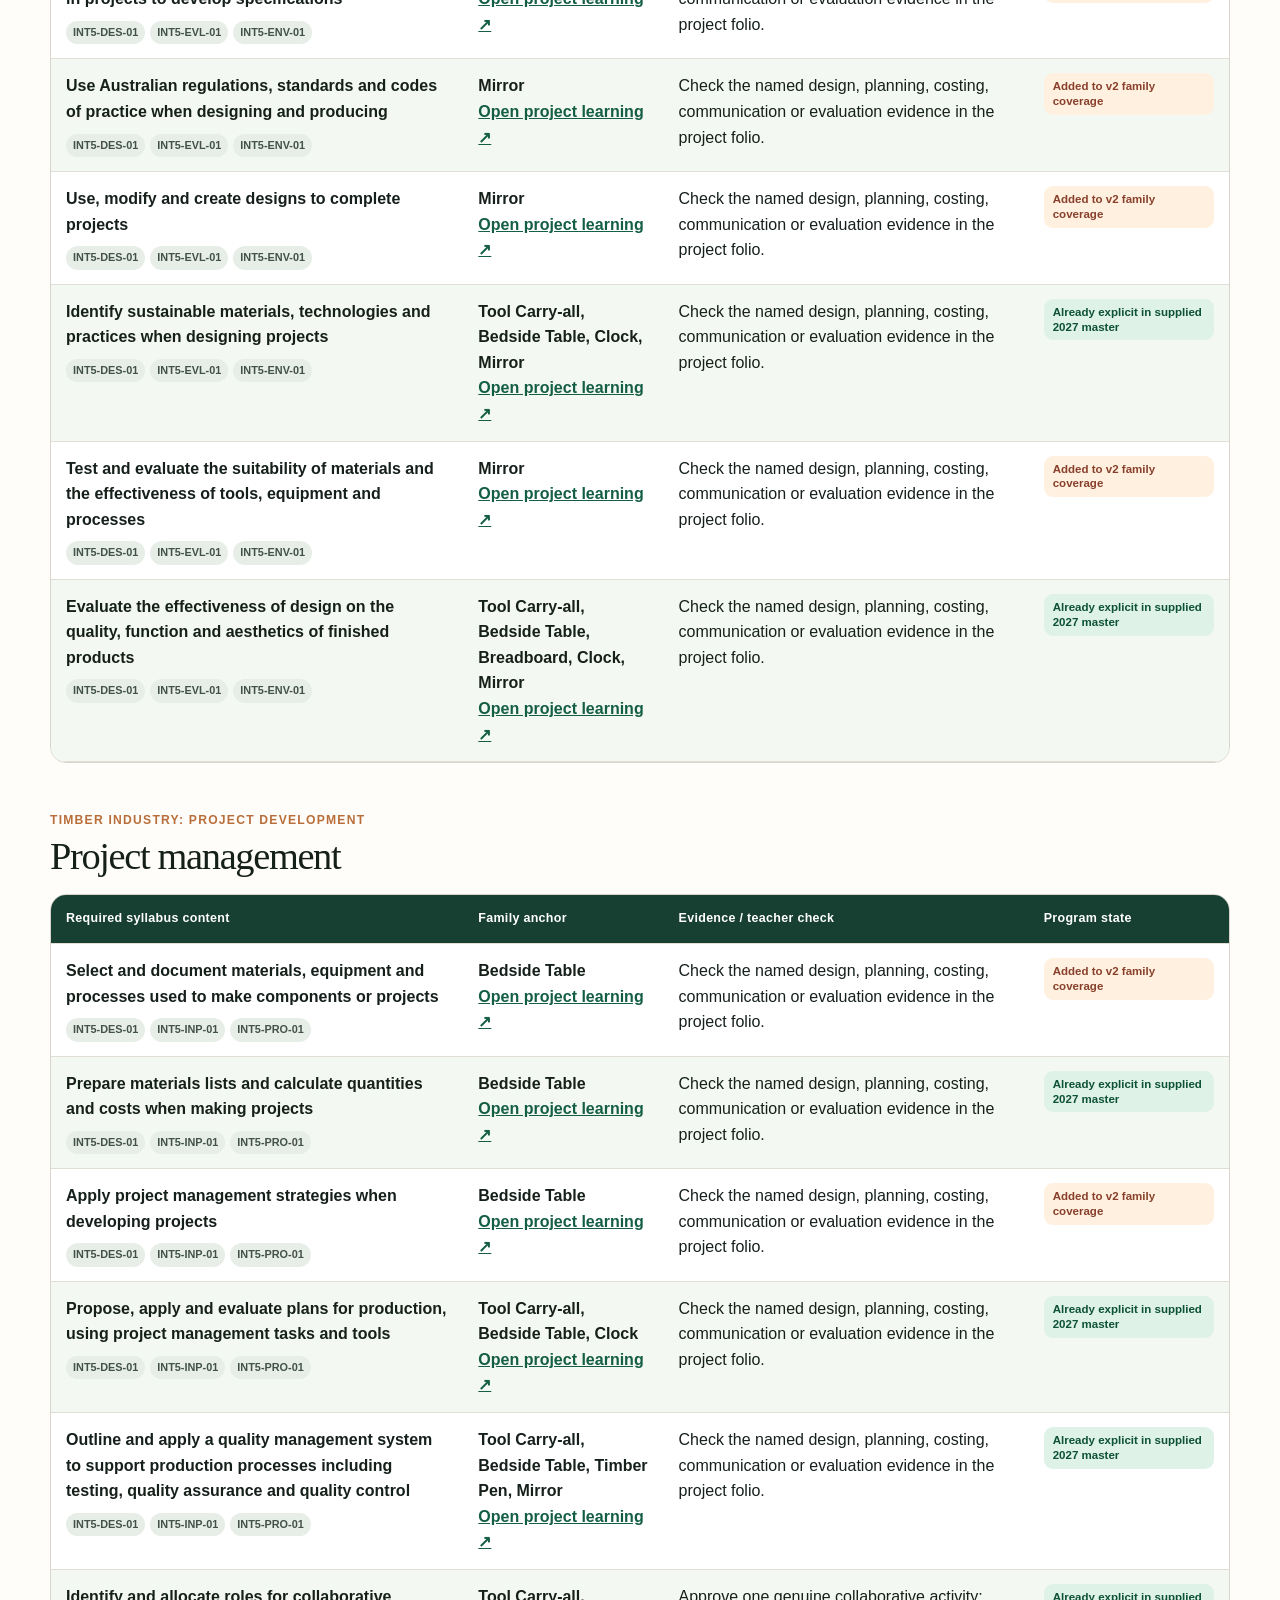
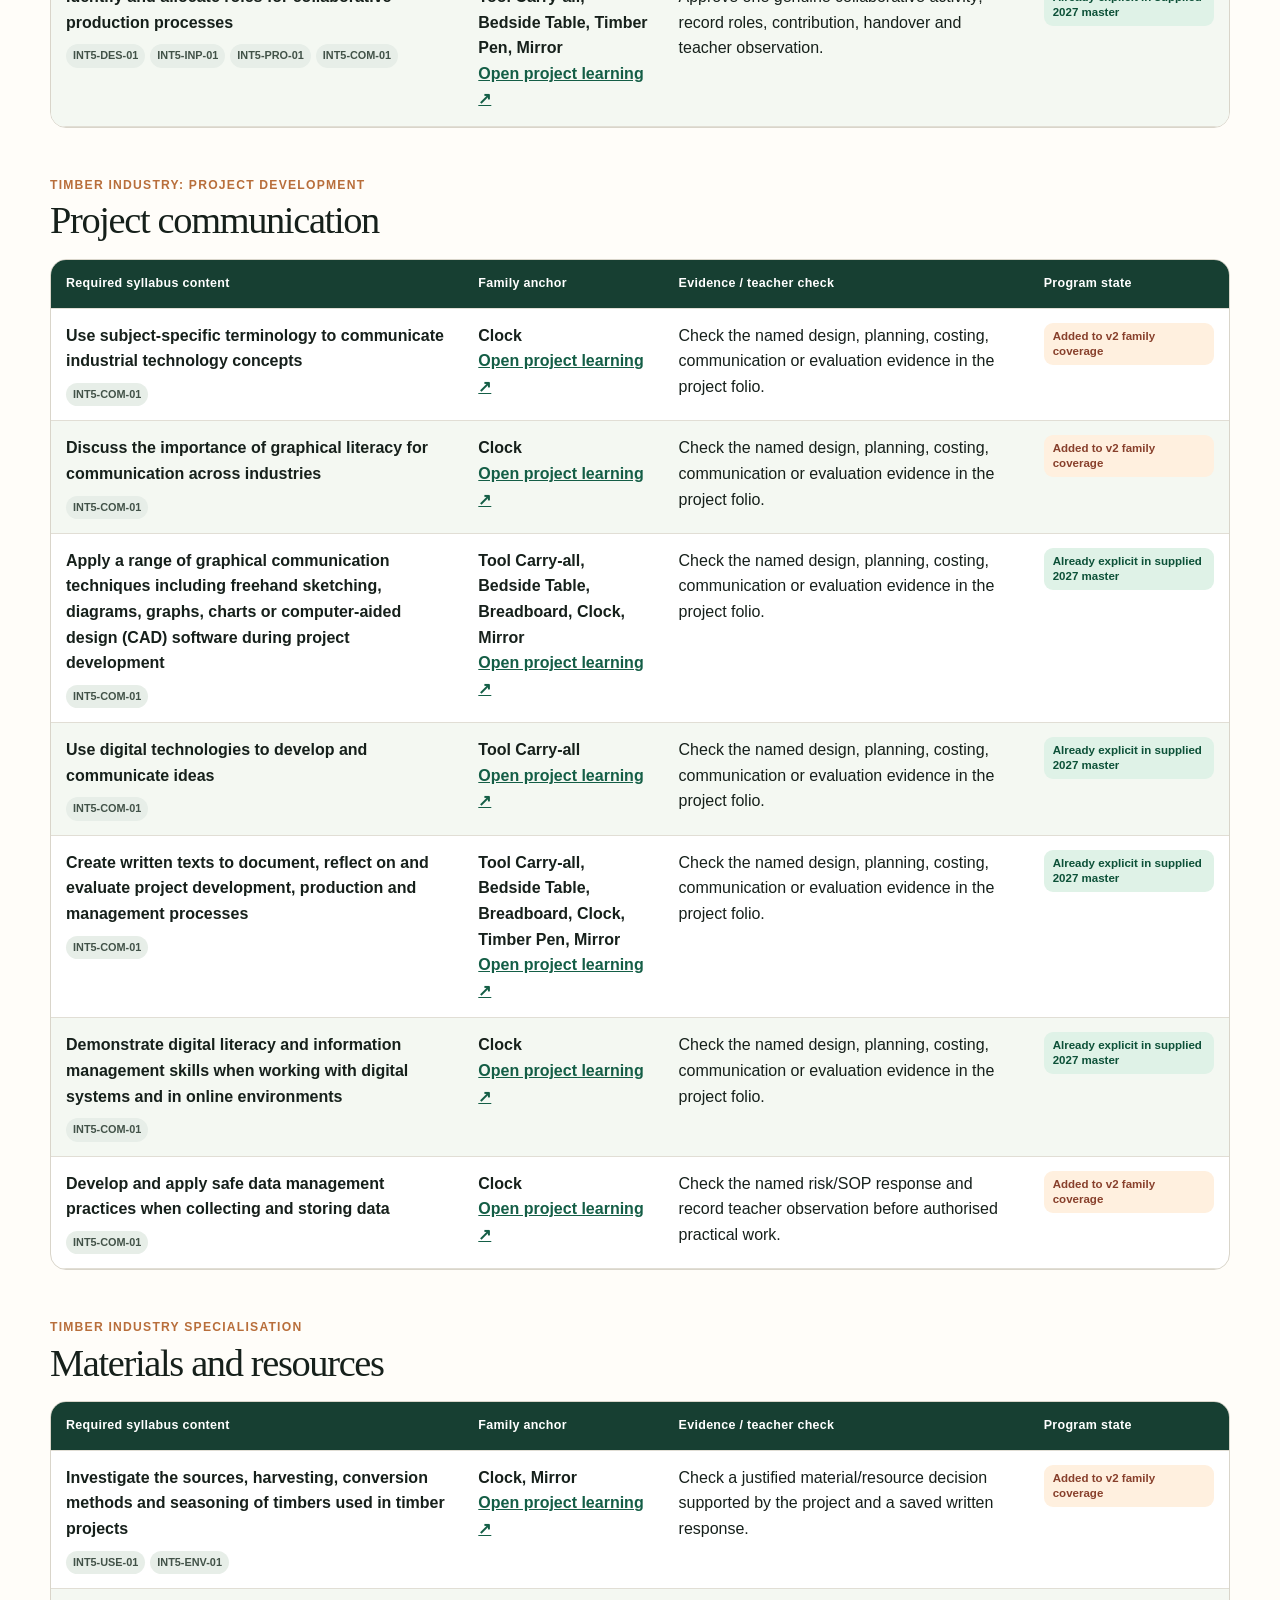
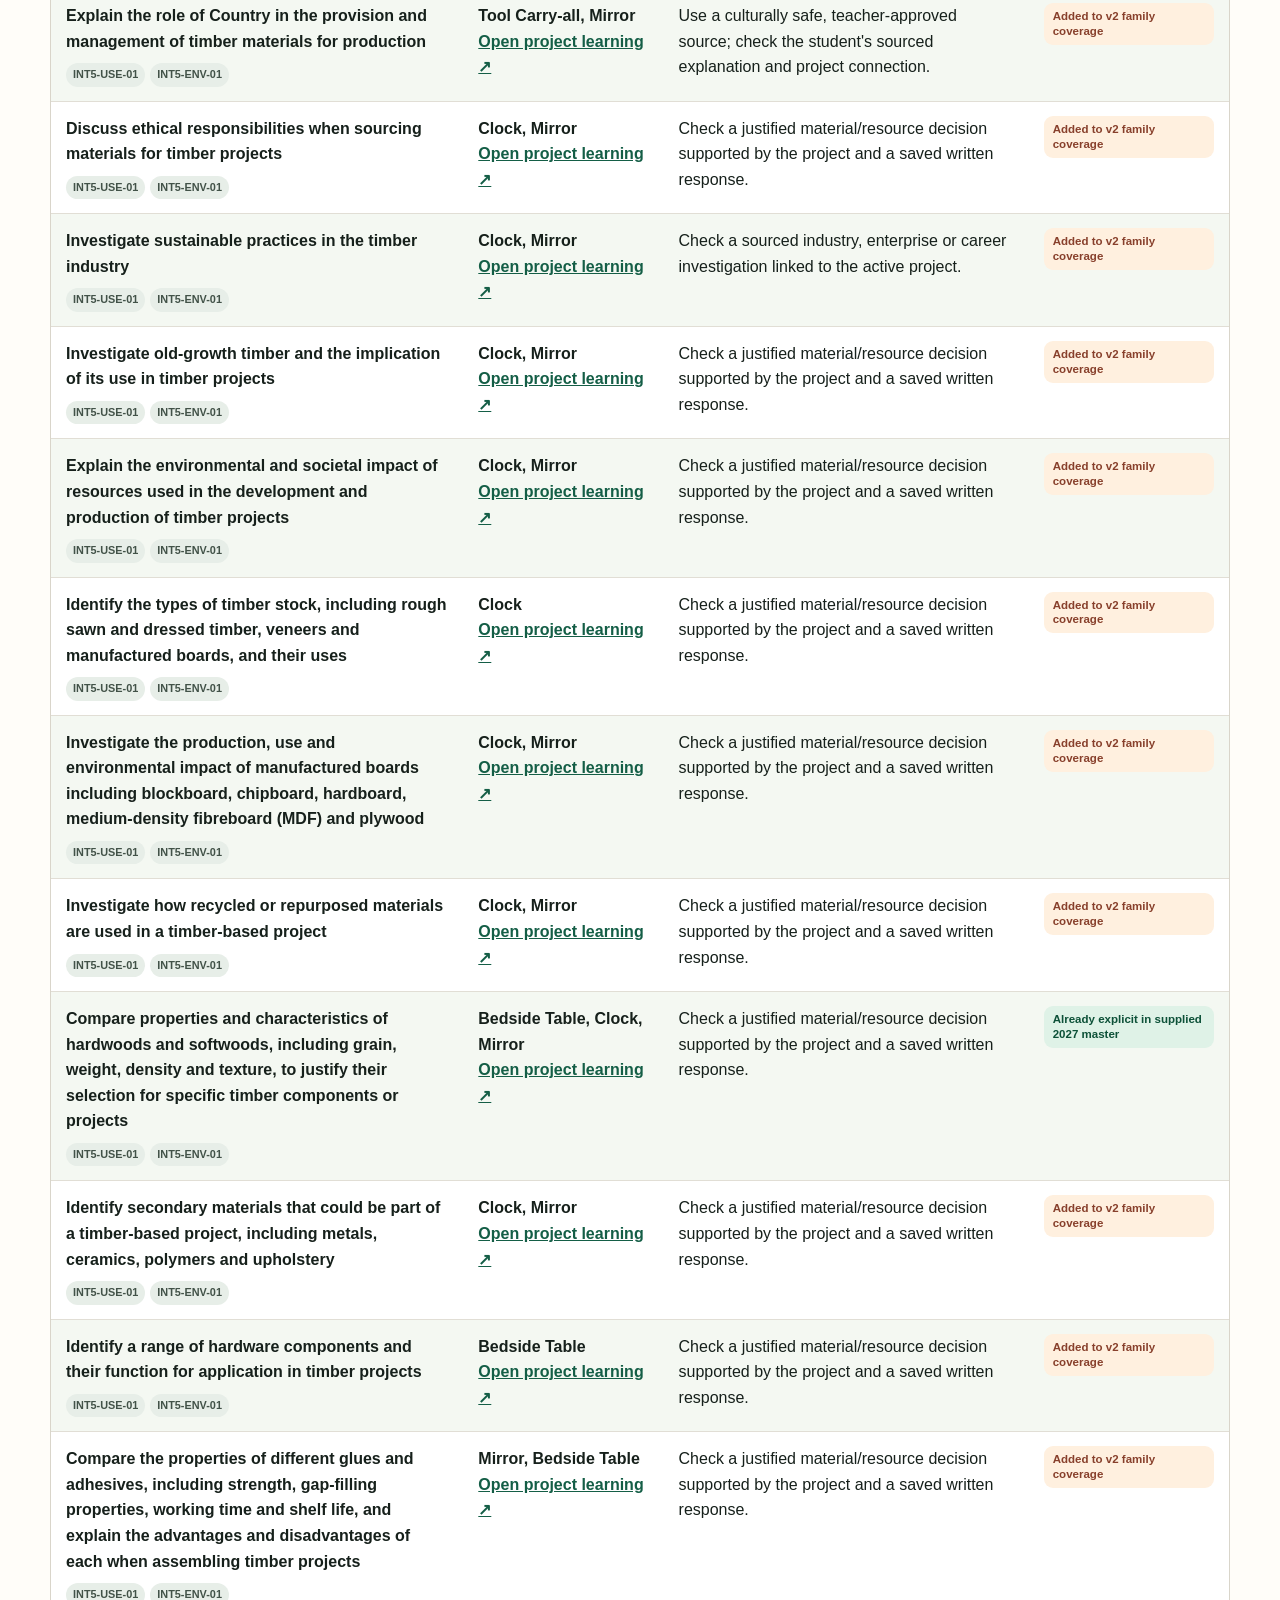
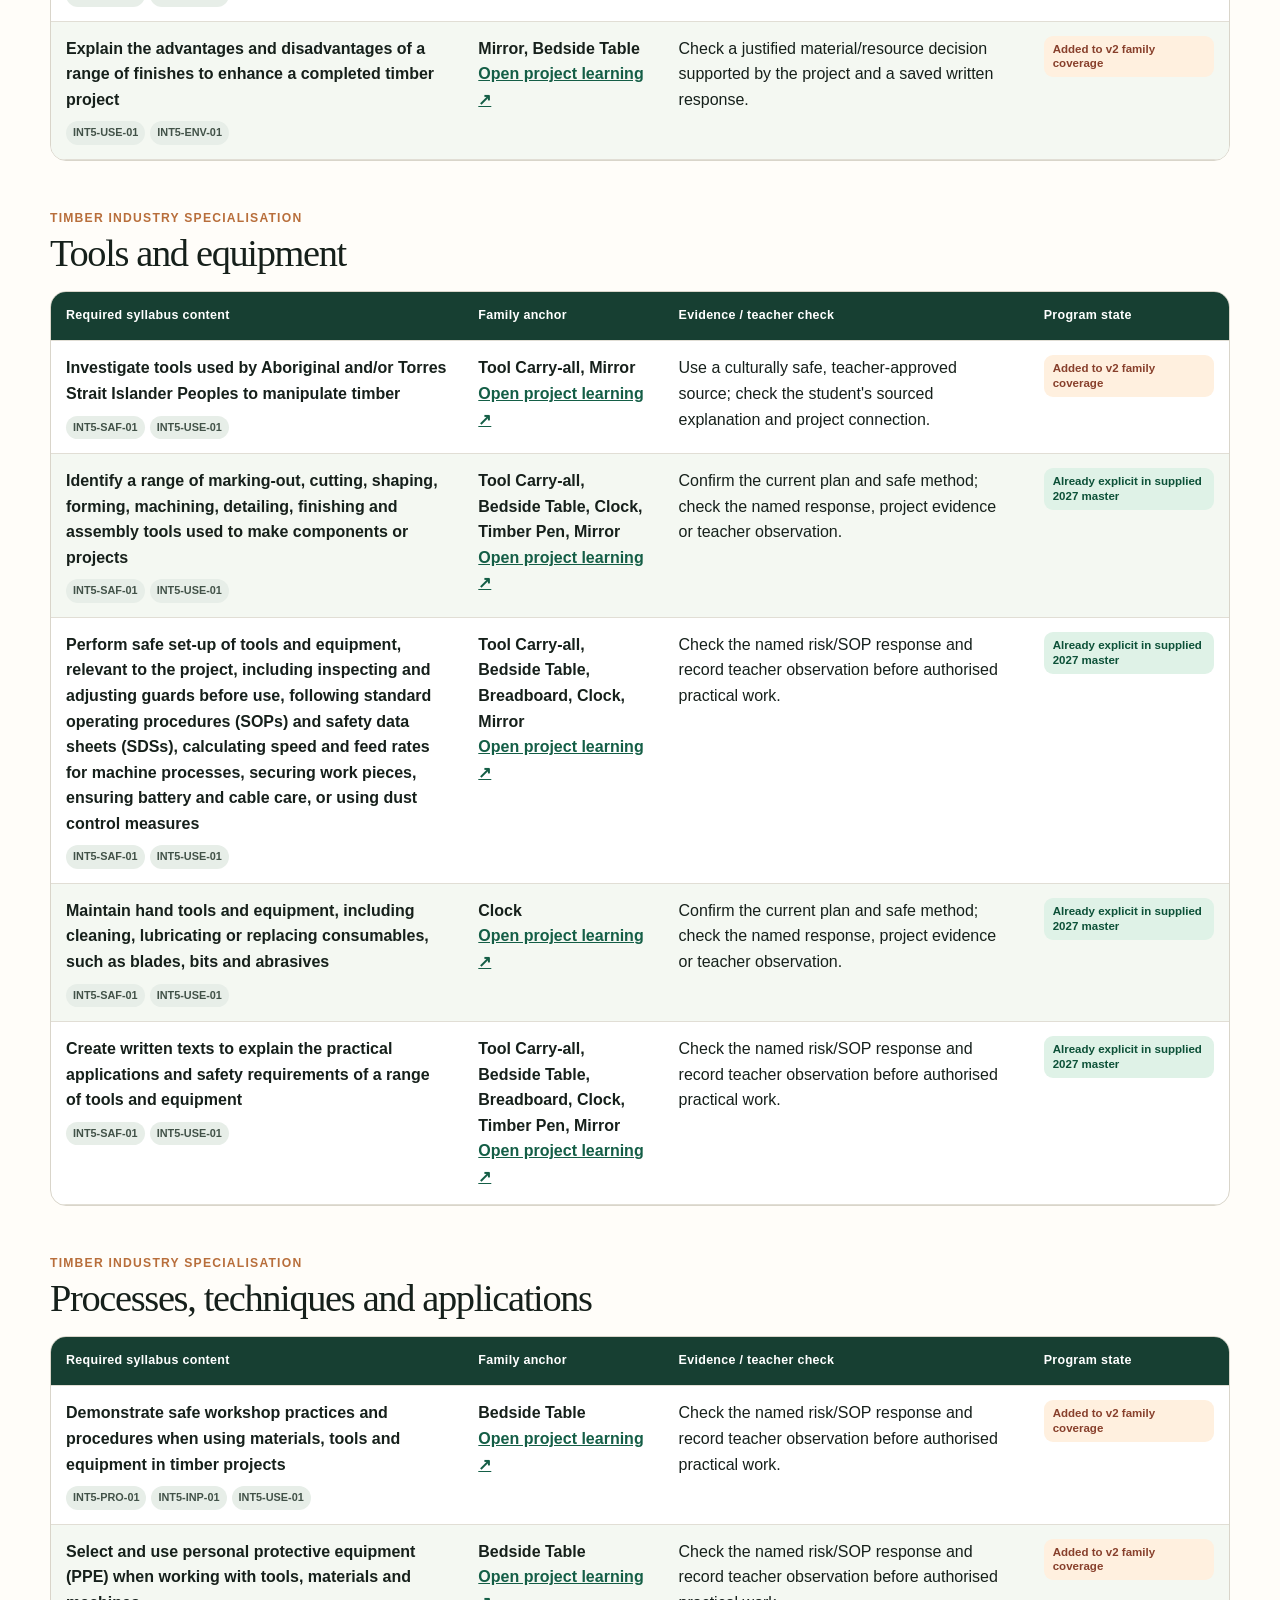
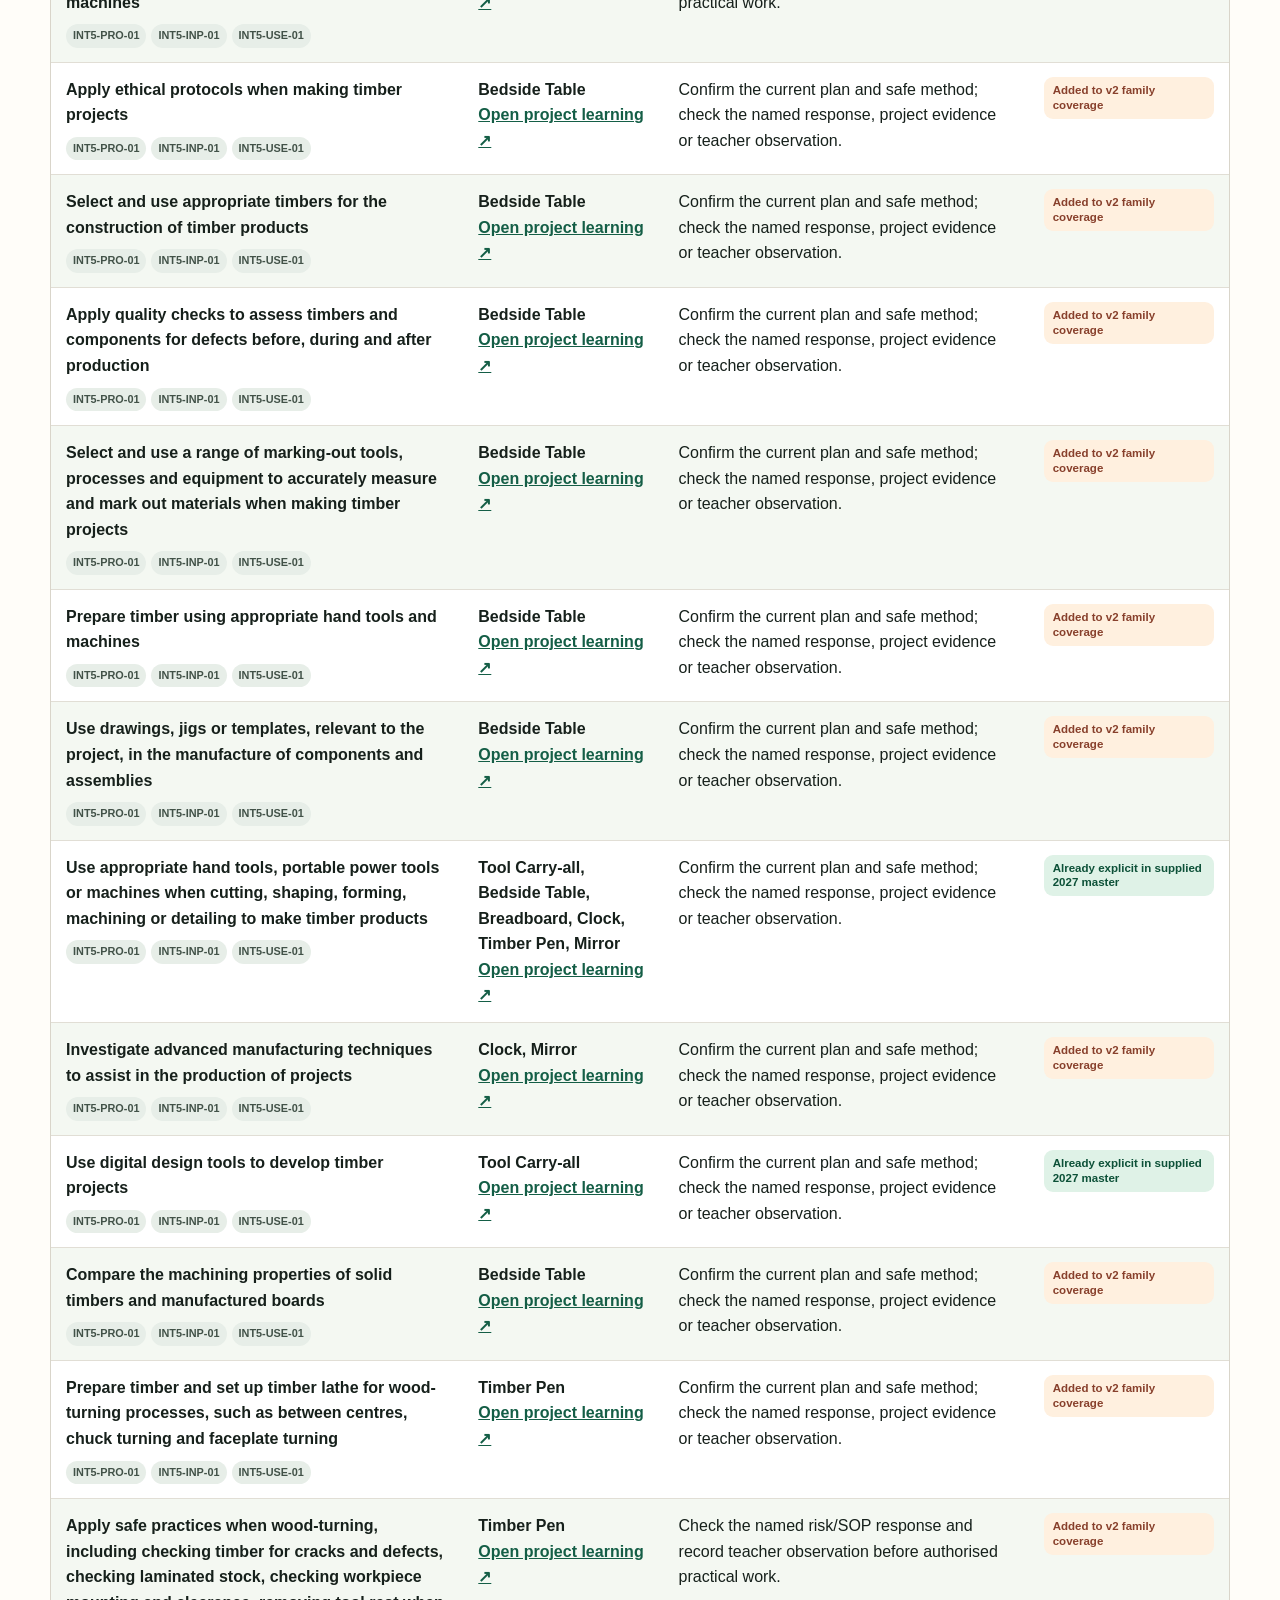
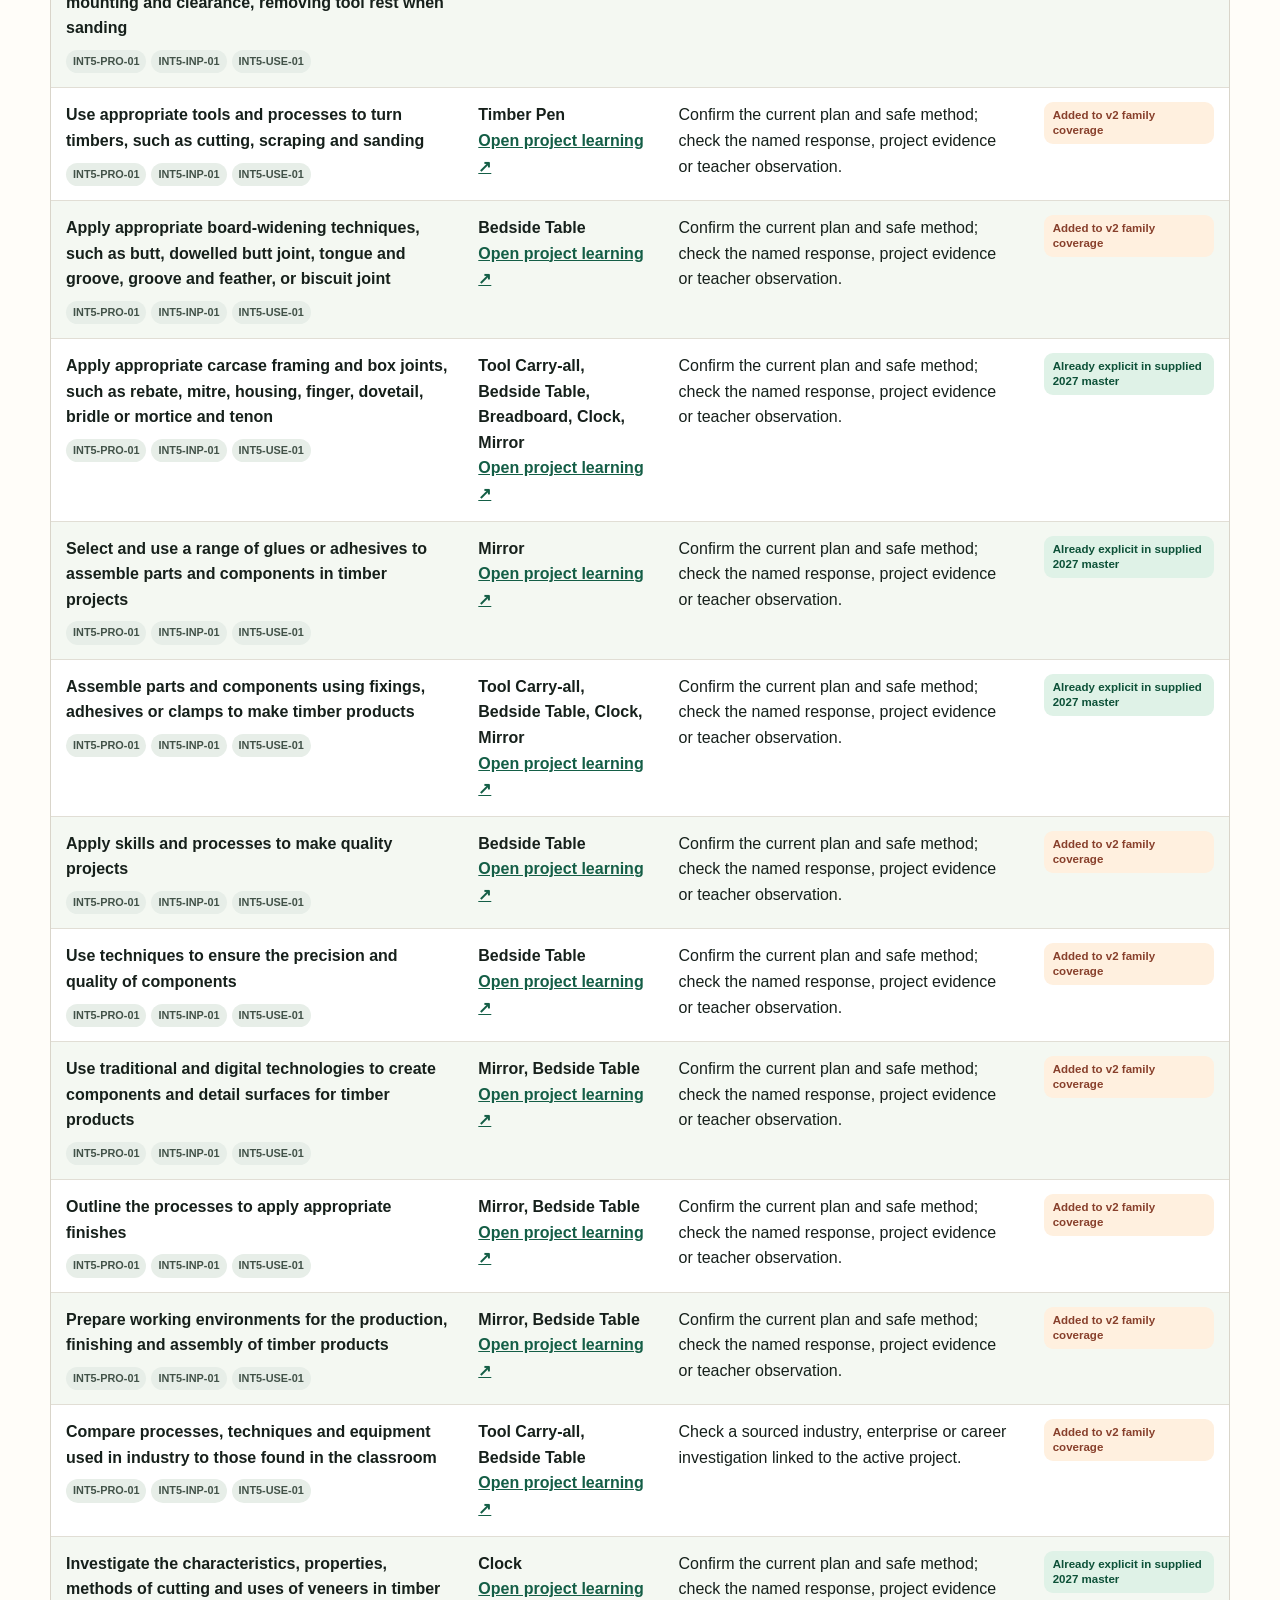
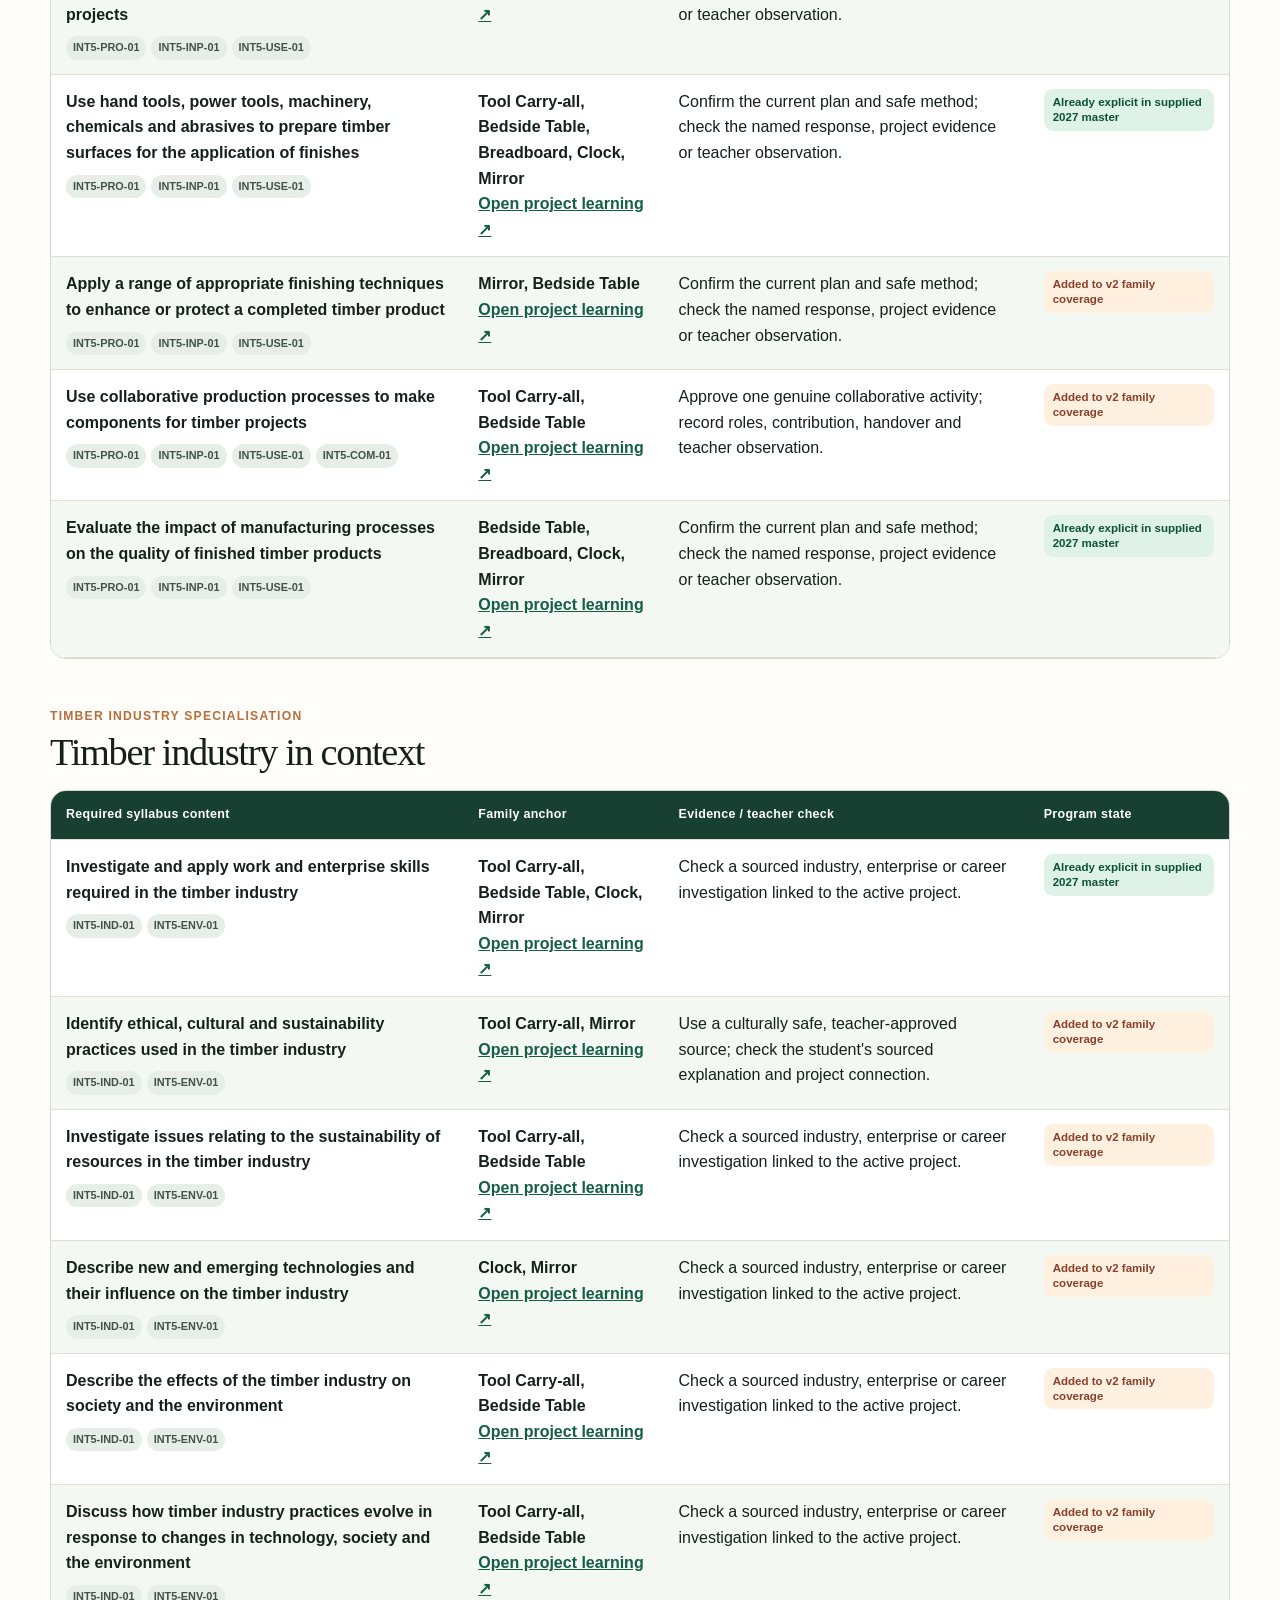
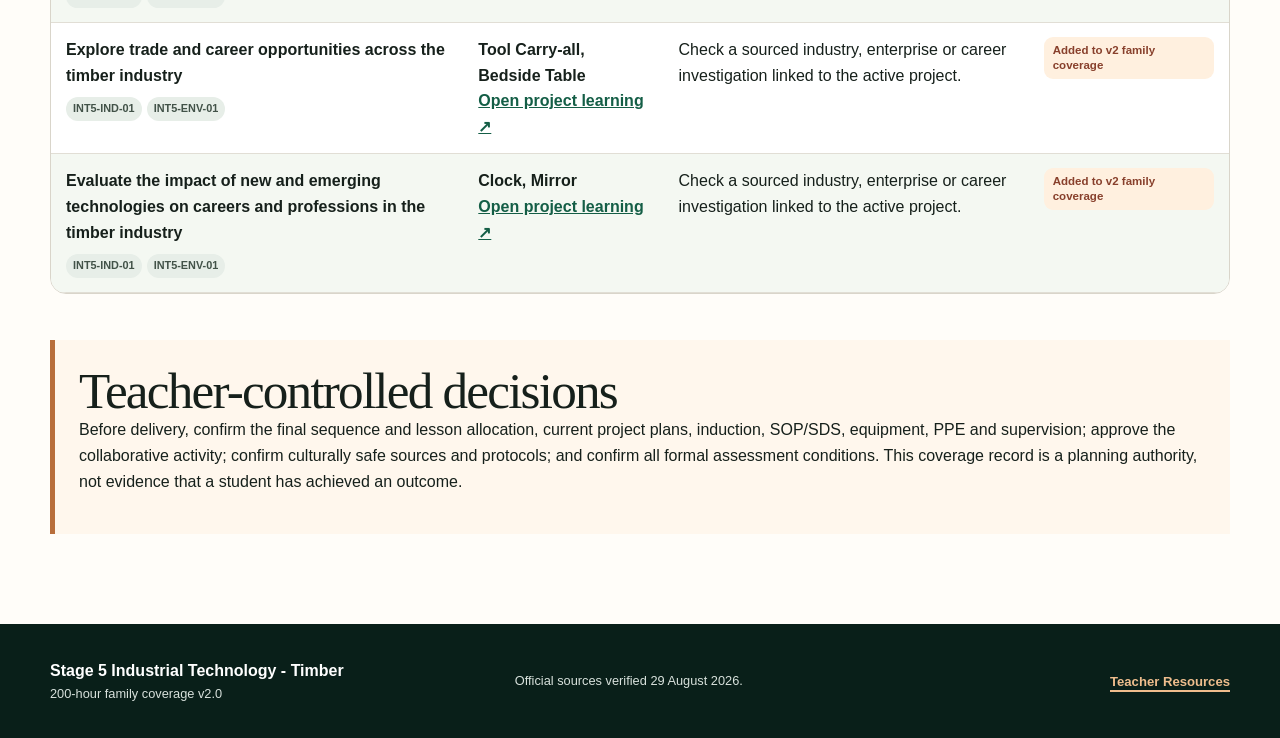
<file: syllabus-coverage.html>
<!doctype html>
<html lang="en-AU">
<head>
  <meta charset="utf-8">
  <meta name="viewport" content="width=device-width, initial-scale=1">
  <link rel="icon" href="data:,">
  <meta name="description" content="Complete 2027 Stage 5 Industrial Technology - Timber family coverage record for the Industrial Technology 7-10 Syllabus (2025).">
  <title>Syllabus Coverage | Stage 5 Industrial Technology - Timber</title>
  <link rel="stylesheet" href="styles.css">
  <style>
    .coverage-hero { padding: 72px 0 66px; }
    .coverage-hero h1 { max-width: 980px; font-size: clamp(2.7rem, 6vw, 5.4rem); }
    .coverage-hero .hero-lead { max-width: 840px; }
    .metric-row { display:flex; flex-wrap:wrap; gap:12px; margin-top:28px; }
    .metric { min-width:170px; padding:14px 18px; border:1px solid rgba(255,255,255,.24); border-radius:14px; background:rgba(255,255,255,.08); }
    .metric strong { display:block; font-size:1.45rem; color:#f2c69d; }
    .metric span { color:#e8eee9; font-size:.82rem; }
    .coverage-main { padding:58px 0 90px; }
    .authority-card { margin-bottom:42px; padding:26px; border:1px solid #c8d9cc; border-radius:18px; background:#eef5ee; }
    .authority-card h2 { margin-bottom:12px; font-size:clamp(1.8rem,3vw,2.7rem); }
    .authority-links { display:flex; flex-wrap:wrap; gap:10px; margin-top:18px; }
    .authority-links a { padding:10px 14px; border:1px solid #173f32; border-radius:999px; color:#173f32; font-weight:800; text-decoration:none; background:#fff; }
    .coverage-outcomes { margin:0 0 50px; }
    .coverage-outcomes h2, .coverage-group h2 { margin-bottom:18px; font-size:clamp(1.7rem,3vw,2.7rem); }
    .coverage-outcomes th[scope="row"] { width:18%; color:#173f32; background:#eef5ee; }
    .coverage-outcomes td { width:auto; }
    .coverage-group { margin-top:48px; scroll-margin-top:96px; }
    .focus-label { margin:0 0 5px; color:#b86e3b; font-size:.76rem; font-weight:900; letter-spacing:.1em; text-transform:uppercase; }
    .table-wrap { overflow-x:auto; border:1px solid #d9d5ca; border-radius:16px; background:#fff; }
    table { width:100%; border-collapse:collapse; }
    th, td { padding:14px 15px; border-bottom:1px solid #e1ded5; text-align:left; vertical-align:top; }
    thead th { color:#fff; background:#173f32; font-size:.78rem; letter-spacing:.025em; }
    tbody tr:nth-child(even) { background:#f4f8f2; }
    td:first-child { width:35%; }
    td:nth-child(2) { width:17%; }
    td:nth-child(3) { width:31%; }
    td a { color:#145e46; font-weight:800; }
    .codes { display:flex; flex-wrap:wrap; gap:5px; margin-top:9px; }
    .outcome-code { padding:3px 7px; border-radius:999px; color:#425248; background:#e7eee8; font-size:.68rem; font-weight:800; }
    .state { display:inline-block; padding:6px 9px; border-radius:9px; font-size:.72rem; font-weight:900; line-height:1.3; }
    .state.existing { color:#0d5138; background:#dff2e7; }
    .state.added { color:#88402c; background:#fff0df; }
    .boundary { margin-top:46px; padding:24px; border-left:5px solid #b86e3b; background:#fff7ed; }
    @media (max-width: 760px) {
      .coverage-hero { padding:54px 0; }
      .coverage-main { padding-top:38px; }
      .table-wrap { overflow:visible; border:0; background:transparent; }
      table, tbody, tr, td { display:block; width:100% !important; }
      thead { position:absolute; width:1px; height:1px; overflow:hidden; clip:rect(0 0 0 0); }
      tr { margin-bottom:14px; overflow:hidden; border:1px solid #d9d5ca; border-radius:14px; background:#fff !important; }
      .coverage-outcomes th[scope="row"] { display:block; width:100%; padding:14px 15px; border-bottom:1px solid #ebe7de; }
      td { border-bottom:1px solid #ebe7de; }
      td:last-child { border-bottom:0; }
    }
  </style>
</head>
<body>
  <a class="skip-link" href="#main-content">Skip to syllabus coverage</a>
  <header class="site-header"><div class="shell nav-wrap">
    <a class="brand" href="index.html"><span class="brand-mark" aria-hidden="true">T</span><span><strong>Year 9-10 Timber</strong><small>Stage 5 Industrial Technology - Timber</small></span></a>
    <nav aria-label="Coverage navigation"><a href="index.html">Course Hub</a><a href="teacher-resources.html">Teacher Resources</a><a href="https://curriculum.nsw.edu.au/learning-areas/tas/industrial-technology-7-10-2025/overview/course" target="_blank" rel="noopener">Official syllabus</a><a href="https://stevencowell.github.io/Main-Page/">Main Menu</a></nav>
  </div></header>
  <main id="main-content">
    <section class="hero coverage-hero"><div class="shell">
      <p class="eyebrow">2027 early-implementation planning candidate</p>
      <h1>Complete family<br><span>syllabus coverage.</span></h1>
      <p class="hero-lead">All required Project Development and Timber industry content from the Industrial Technology 7-10 Syllabus (2025), allocated across the six formal project anchors in plain English.</p>
      <div class="metric-row"><div class="metric"><strong>82</strong><span>required content statements</span></div><div class="metric"><strong>28</strong><span>already explicit in supplied master</span></div><div class="metric"><strong>54</strong><span>added to v2 family coverage</span></div><div class="metric"><strong>9</strong><span>official Stage 5 outcomes</span></div></div>
    </div></section>
    <div class="shell coverage-main">
      <section class="authority-card"><p class="focus-label">Official syllabus</p><h2>Industrial Technology 7-10 Syllabus (2025)</h2><p>The 200-hour Timber course requires all outcomes, at least four documented projects, all Project Development and Timber industry content, and at least one collaborative activity. NESA implementation is from 2028; this is Steve's selected 2027 early-implementation planning candidate. This record makes the whole-course allocation visible without changing the separate 2026 assessment pathway.</p><div class="authority-links"><a href="https://curriculum.nsw.edu.au/learning-areas/tas/industrial-technology-7-10-2025/overview/course" target="_blank" rel="noopener">Course requirements ↗</a><a href="https://curriculum.nsw.edu.au/learning-areas/tas/industrial-technology-7-10-2025/outcomes" target="_blank" rel="noopener">Official outcomes ↗</a><a href="resources/Stage-5-Timber-200-Hour-Family-Coverage-Record-v2.0.pdf">Open PDF</a><a href="resources/Stage-5-Timber-200-Hour-Family-Coverage-Record-v2.0.docx">Word copy</a></div></section>
      <section class="coverage-outcomes"><p class="focus-label">Exact official wording</p><h2>Stage 5 outcomes</h2><div class="table-wrap"><table><thead><tr><th>Outcome</th><th>Exact official wording</th></tr></thead><tbody><tr><th scope='row'>INT5-SAF-01</th><td>applies risk management and safe work practices in industrial technology contexts</td></tr><tr><th scope='row'>INT5-COM-01</th><td>communicates ideas and processes in industrial technology contexts</td></tr><tr><th scope='row'>INT5-ENV-01</th><td>assesses the impact of industrial activities and practices on society and the environment</td></tr><tr><th scope='row'>INT5-DES-01</th><td>selects and applies design, project management and technical skills in project production</td></tr><tr><th scope='row'>INT5-USE-01</th><td>selects and justifies the use of materials, tools and equipment to undertake projects</td></tr><tr><th scope='row'>INT5-EVL-01</th><td>evaluates the functional, aesthetic, economic and environmental qualities of products</td></tr><tr><th scope='row'>INT5-INP-01</th><td>analyses and applies a range of industrial processes in production contexts</td></tr><tr><th scope='row'>INT5-PRO-01</th><td>demonstrates practical skills in the production of projects</td></tr><tr><th scope='row'>INT5-IND-01</th><td>investigates and explains a range of industry careers, enterprise opportunities and practices</td></tr></tbody></table></div></section>
      
        <section class="coverage-group" aria-labelledby="ci2d7315ef-group">
          <p class="focus-label">Timber industry: Project development</p>
          <h2 id="ci2d7315ef-group">Work health and safety and risk management</h2>
          <div class="table-wrap"><table>
            <thead><tr><th>Required syllabus content</th><th>Family anchor</th><th>Evidence / teacher check</th><th>Program state</th></tr></thead>
            <tbody>
              <tr>
                <td><strong>Identify the role of SafeWork NSW, regulations, standards and codes of practice in maintaining a safe workplace</strong><div class="codes" aria-label="Supporting outcomes"><span class="outcome-code">INT5-SAF-01</span></div></td>
                <td><strong>Tool Carry-all, Bedside Table, Breadboard, Clock, Mirror</strong><br><a href="https://stevencowell.github.io/Yr-9-Carry-All/weeks1-2/" target="_blank" rel="noopener">Open project learning ↗</a></td>
                <td>Check the named risk/SOP response and record teacher observation before authorised practical work.</td>
                <td><span class="state existing">Already explicit in supplied 2027 master</span></td>
              </tr>
              <tr>
                <td><strong>Recognise and comply with work health and safety (WHS) documentation and signage , and follow WHS rules when designing or producing</strong><div class="codes" aria-label="Supporting outcomes"><span class="outcome-code">INT5-SAF-01</span></div></td>
                <td><strong>Tool Carry-all, Bedside Table, Breadboard, Clock, Mirror</strong><br><a href="https://stevencowell.github.io/Yr-9-Carry-All/weeks1-2/" target="_blank" rel="noopener">Open project learning ↗</a></td>
                <td>Check the named risk/SOP response and record teacher observation before authorised practical work.</td>
                <td><span class="state existing">Already explicit in supplied 2027 master</span></td>
              </tr>
              <tr>
                <td><strong>Outline the principles of risk management and implement risk-reduction procedures</strong><div class="codes" aria-label="Supporting outcomes"><span class="outcome-code">INT5-SAF-01</span></div></td>
                <td><strong>Tool Carry-all, Bedside Table, Breadboard, Clock, Mirror</strong><br><a href="https://stevencowell.github.io/Yr-9-Carry-All/weeks1-2/" target="_blank" rel="noopener">Open project learning ↗</a></td>
                <td>Check the named risk/SOP response and record teacher observation before authorised practical work.</td>
                <td><span class="state existing">Already explicit in supplied 2027 master</span></td>
              </tr>
              <tr>
                <td><strong>Describe first aid procedures and outline the procedure to follow after particular incidents</strong><div class="codes" aria-label="Supporting outcomes"><span class="outcome-code">INT5-SAF-01</span></div></td>
                <td><strong>Breadboard</strong><br><a href="https://stevencowell.github.io/bread-board-guided-course/modules/module-01.html" target="_blank" rel="noopener">Open project learning ↗</a></td>
                <td>Check the named risk/SOP response and record teacher observation before authorised practical work.</td>
                <td><span class="state added">Added to v2 family coverage</span></td>
              </tr></tbody>
          </table></div>
        </section>
        <section class="coverage-group" aria-labelledby="cida0e4599-group">
          <p class="focus-label">Timber industry: Project development</p>
          <h2 id="cida0e4599-group">Project design</h2>
          <div class="table-wrap"><table>
            <thead><tr><th>Required syllabus content</th><th>Family anchor</th><th>Evidence / teacher check</th><th>Program state</th></tr></thead>
            <tbody>
              <tr>
                <td><strong>Outline the importance of Indigenous Cultural and Intellectual Property (ICIP) of Aboriginal and/or Torres Strait Islander Peoples and how it is related to relevant projects</strong><div class="codes" aria-label="Supporting outcomes"><span class="outcome-code">INT5-DES-01</span> <span class="outcome-code">INT5-EVL-01</span> <span class="outcome-code">INT5-ENV-01</span></div></td>
                <td><strong>Tool Carry-all, Mirror</strong><br><a href="https://stevencowell.github.io/Yr-9-Carry-All/weeks11-12/" target="_blank" rel="noopener">Open project learning ↗</a></td>
                <td>Use a culturally safe, teacher-approved source; check the student&#x27;s sourced explanation and project connection.</td>
                <td><span class="state added">Added to v2 family coverage</span></td>
              </tr>
              <tr>
                <td><strong>Investigate materials, technologies, sustainable development and Practices used to inform design solutions by Aboriginal and/or Torres Strait Islander Peoples</strong><div class="codes" aria-label="Supporting outcomes"><span class="outcome-code">INT5-DES-01</span> <span class="outcome-code">INT5-EVL-01</span> <span class="outcome-code">INT5-ENV-01</span></div></td>
                <td><strong>Tool Carry-all, Bedside Table, Breadboard, Clock, Mirror</strong><br><a href="https://stevencowell.github.io/Yr-9-Carry-All/weeks11-12/" target="_blank" rel="noopener">Open project learning ↗</a></td>
                <td>Use a culturally safe, teacher-approved source; check the student&#x27;s sourced explanation and project connection.</td>
                <td><span class="state existing">Already explicit in supplied 2027 master</span></td>
              </tr>
              <tr>
                <td><strong>Identify and investigate factors influencing design in projects to develop specifications</strong><div class="codes" aria-label="Supporting outcomes"><span class="outcome-code">INT5-DES-01</span> <span class="outcome-code">INT5-EVL-01</span> <span class="outcome-code">INT5-ENV-01</span></div></td>
                <td><strong>Mirror</strong><br><a href="https://stevencowell.github.io/year-10-timber-mirror-project/" target="_blank" rel="noopener">Open project learning ↗</a></td>
                <td>Check the named design, planning, costing, communication or evaluation evidence in the project folio.</td>
                <td><span class="state added">Added to v2 family coverage</span></td>
              </tr>
              <tr>
                <td><strong>Use Australian regulations, standards and codes of practice when designing and producing</strong><div class="codes" aria-label="Supporting outcomes"><span class="outcome-code">INT5-DES-01</span> <span class="outcome-code">INT5-EVL-01</span> <span class="outcome-code">INT5-ENV-01</span></div></td>
                <td><strong>Mirror</strong><br><a href="https://stevencowell.github.io/year-10-timber-mirror-project/" target="_blank" rel="noopener">Open project learning ↗</a></td>
                <td>Check the named design, planning, costing, communication or evaluation evidence in the project folio.</td>
                <td><span class="state added">Added to v2 family coverage</span></td>
              </tr>
              <tr>
                <td><strong>Use, modify and create designs to complete projects</strong><div class="codes" aria-label="Supporting outcomes"><span class="outcome-code">INT5-DES-01</span> <span class="outcome-code">INT5-EVL-01</span> <span class="outcome-code">INT5-ENV-01</span></div></td>
                <td><strong>Mirror</strong><br><a href="https://stevencowell.github.io/year-10-timber-mirror-project/" target="_blank" rel="noopener">Open project learning ↗</a></td>
                <td>Check the named design, planning, costing, communication or evaluation evidence in the project folio.</td>
                <td><span class="state added">Added to v2 family coverage</span></td>
              </tr>
              <tr>
                <td><strong>Identify sustainable materials, technologies and practices when designing projects</strong><div class="codes" aria-label="Supporting outcomes"><span class="outcome-code">INT5-DES-01</span> <span class="outcome-code">INT5-EVL-01</span> <span class="outcome-code">INT5-ENV-01</span></div></td>
                <td><strong>Tool Carry-all, Bedside Table, Clock, Mirror</strong><br><a href="https://stevencowell.github.io/Yr-9-Carry-All/weeks11-12/" target="_blank" rel="noopener">Open project learning ↗</a></td>
                <td>Check the named design, planning, costing, communication or evaluation evidence in the project folio.</td>
                <td><span class="state existing">Already explicit in supplied 2027 master</span></td>
              </tr>
              <tr>
                <td><strong>Test and evaluate the suitability of materials and the effectiveness of tools, equipment and processes</strong><div class="codes" aria-label="Supporting outcomes"><span class="outcome-code">INT5-DES-01</span> <span class="outcome-code">INT5-EVL-01</span> <span class="outcome-code">INT5-ENV-01</span></div></td>
                <td><strong>Mirror</strong><br><a href="https://stevencowell.github.io/year-10-timber-mirror-project/" target="_blank" rel="noopener">Open project learning ↗</a></td>
                <td>Check the named design, planning, costing, communication or evaluation evidence in the project folio.</td>
                <td><span class="state added">Added to v2 family coverage</span></td>
              </tr>
              <tr>
                <td><strong>Evaluate the effectiveness of design on the quality, function and aesthetics of finished products</strong><div class="codes" aria-label="Supporting outcomes"><span class="outcome-code">INT5-DES-01</span> <span class="outcome-code">INT5-EVL-01</span> <span class="outcome-code">INT5-ENV-01</span></div></td>
                <td><strong>Tool Carry-all, Bedside Table, Breadboard, Clock, Mirror</strong><br><a href="https://stevencowell.github.io/Yr-9-Carry-All/weeks11-12/" target="_blank" rel="noopener">Open project learning ↗</a></td>
                <td>Check the named design, planning, costing, communication or evaluation evidence in the project folio.</td>
                <td><span class="state existing">Already explicit in supplied 2027 master</span></td>
              </tr></tbody>
          </table></div>
        </section>
        <section class="coverage-group" aria-labelledby="cid92b04d4-group">
          <p class="focus-label">Timber industry: Project development</p>
          <h2 id="cid92b04d4-group">Project management</h2>
          <div class="table-wrap"><table>
            <thead><tr><th>Required syllabus content</th><th>Family anchor</th><th>Evidence / teacher check</th><th>Program state</th></tr></thead>
            <tbody>
              <tr>
                <td><strong>Select and document materials, equipment and processes used to make components or projects</strong><div class="codes" aria-label="Supporting outcomes"><span class="outcome-code">INT5-DES-01</span> <span class="outcome-code">INT5-INP-01</span> <span class="outcome-code">INT5-PRO-01</span></div></td>
                <td><strong>Bedside Table</strong><br><a href="https://stevencowell.github.io/bedside-table-guided-course/weeks7-8/" target="_blank" rel="noopener">Open project learning ↗</a></td>
                <td>Check the named design, planning, costing, communication or evaluation evidence in the project folio.</td>
                <td><span class="state added">Added to v2 family coverage</span></td>
              </tr>
              <tr>
                <td><strong>Prepare materials lists and calculate quantities and costs when making projects</strong><div class="codes" aria-label="Supporting outcomes"><span class="outcome-code">INT5-DES-01</span> <span class="outcome-code">INT5-INP-01</span> <span class="outcome-code">INT5-PRO-01</span></div></td>
                <td><strong>Bedside Table</strong><br><a href="https://stevencowell.github.io/bedside-table-guided-course/weeks7-8/" target="_blank" rel="noopener">Open project learning ↗</a></td>
                <td>Check the named design, planning, costing, communication or evaluation evidence in the project folio.</td>
                <td><span class="state existing">Already explicit in supplied 2027 master</span></td>
              </tr>
              <tr>
                <td><strong>Apply project management strategies when developing projects</strong><div class="codes" aria-label="Supporting outcomes"><span class="outcome-code">INT5-DES-01</span> <span class="outcome-code">INT5-INP-01</span> <span class="outcome-code">INT5-PRO-01</span></div></td>
                <td><strong>Bedside Table</strong><br><a href="https://stevencowell.github.io/bedside-table-guided-course/weeks7-8/" target="_blank" rel="noopener">Open project learning ↗</a></td>
                <td>Check the named design, planning, costing, communication or evaluation evidence in the project folio.</td>
                <td><span class="state added">Added to v2 family coverage</span></td>
              </tr>
              <tr>
                <td><strong>Propose, apply and evaluate plans for production, using project management tasks and tools</strong><div class="codes" aria-label="Supporting outcomes"><span class="outcome-code">INT5-DES-01</span> <span class="outcome-code">INT5-INP-01</span> <span class="outcome-code">INT5-PRO-01</span></div></td>
                <td><strong>Tool Carry-all, Bedside Table, Clock</strong><br><a href="https://stevencowell.github.io/Yr-9-Carry-All/weeks17-18/" target="_blank" rel="noopener">Open project learning ↗</a></td>
                <td>Check the named design, planning, costing, communication or evaluation evidence in the project folio.</td>
                <td><span class="state existing">Already explicit in supplied 2027 master</span></td>
              </tr>
              <tr>
                <td><strong>Outline and apply a quality management system to support production processes including testing, quality assurance and quality control</strong><div class="codes" aria-label="Supporting outcomes"><span class="outcome-code">INT5-DES-01</span> <span class="outcome-code">INT5-INP-01</span> <span class="outcome-code">INT5-PRO-01</span></div></td>
                <td><strong>Tool Carry-all, Bedside Table, Timber Pen, Mirror</strong><br><a href="https://stevencowell.github.io/Yr-9-Carry-All/weeks17-18/" target="_blank" rel="noopener">Open project learning ↗</a></td>
                <td>Check the named design, planning, costing, communication or evaluation evidence in the project folio.</td>
                <td><span class="state existing">Already explicit in supplied 2027 master</span></td>
              </tr>
              <tr>
                <td><strong>Identify and allocate roles for collaborative production processes</strong><div class="codes" aria-label="Supporting outcomes"><span class="outcome-code">INT5-DES-01</span> <span class="outcome-code">INT5-INP-01</span> <span class="outcome-code">INT5-PRO-01</span> <span class="outcome-code">INT5-COM-01</span></div></td>
                <td><strong>Tool Carry-all, Bedside Table, Timber Pen, Mirror</strong><br><a href="https://stevencowell.github.io/Yr-9-Carry-All/weeks15-16/" target="_blank" rel="noopener">Open project learning ↗</a></td>
                <td>Approve one genuine collaborative activity; record roles, contribution, handover and teacher observation.</td>
                <td><span class="state existing">Already explicit in supplied 2027 master</span></td>
              </tr></tbody>
          </table></div>
        </section>
        <section class="coverage-group" aria-labelledby="ci294d2223-group">
          <p class="focus-label">Timber industry: Project development</p>
          <h2 id="ci294d2223-group">Project communication</h2>
          <div class="table-wrap"><table>
            <thead><tr><th>Required syllabus content</th><th>Family anchor</th><th>Evidence / teacher check</th><th>Program state</th></tr></thead>
            <tbody>
              <tr>
                <td><strong>Use subject-specific terminology to communicate industrial technology concepts</strong><div class="codes" aria-label="Supporting outcomes"><span class="outcome-code">INT5-COM-01</span></div></td>
                <td><strong>Clock</strong><br><a href="https://stevencowell.github.io/Yr-9-Clock/weeks17-18/" target="_blank" rel="noopener">Open project learning ↗</a></td>
                <td>Check the named design, planning, costing, communication or evaluation evidence in the project folio.</td>
                <td><span class="state added">Added to v2 family coverage</span></td>
              </tr>
              <tr>
                <td><strong>Discuss the importance of graphical literacy for communication across industries</strong><div class="codes" aria-label="Supporting outcomes"><span class="outcome-code">INT5-COM-01</span></div></td>
                <td><strong>Clock</strong><br><a href="https://stevencowell.github.io/Yr-9-Clock/weeks17-18/" target="_blank" rel="noopener">Open project learning ↗</a></td>
                <td>Check the named design, planning, costing, communication or evaluation evidence in the project folio.</td>
                <td><span class="state added">Added to v2 family coverage</span></td>
              </tr>
              <tr>
                <td><strong>Apply a range of graphical communication techniques including freehand sketching, diagrams, graphs, charts or computer-aided design (CAD) software during project development</strong><div class="codes" aria-label="Supporting outcomes"><span class="outcome-code">INT5-COM-01</span></div></td>
                <td><strong>Tool Carry-all, Bedside Table, Breadboard, Clock, Mirror</strong><br><a href="https://stevencowell.github.io/Yr-9-Carry-All/weeks11-12/" target="_blank" rel="noopener">Open project learning ↗</a></td>
                <td>Check the named design, planning, costing, communication or evaluation evidence in the project folio.</td>
                <td><span class="state existing">Already explicit in supplied 2027 master</span></td>
              </tr>
              <tr>
                <td><strong>Use digital technologies to develop and communicate ideas</strong><div class="codes" aria-label="Supporting outcomes"><span class="outcome-code">INT5-COM-01</span></div></td>
                <td><strong>Tool Carry-all</strong><br><a href="https://stevencowell.github.io/Yr-9-Carry-All/weeks11-12/" target="_blank" rel="noopener">Open project learning ↗</a></td>
                <td>Check the named design, planning, costing, communication or evaluation evidence in the project folio.</td>
                <td><span class="state existing">Already explicit in supplied 2027 master</span></td>
              </tr>
              <tr>
                <td><strong>Create written texts to document, reflect on and evaluate project development, production and management processes</strong><div class="codes" aria-label="Supporting outcomes"><span class="outcome-code">INT5-COM-01</span></div></td>
                <td><strong>Tool Carry-all, Bedside Table, Breadboard, Clock, Timber Pen, Mirror</strong><br><a href="https://stevencowell.github.io/Yr-9-Carry-All/weeks11-12/" target="_blank" rel="noopener">Open project learning ↗</a></td>
                <td>Check the named design, planning, costing, communication or evaluation evidence in the project folio.</td>
                <td><span class="state existing">Already explicit in supplied 2027 master</span></td>
              </tr>
              <tr>
                <td><strong>Demonstrate digital literacy and information management skills when working with digital systems and in online environments</strong><div class="codes" aria-label="Supporting outcomes"><span class="outcome-code">INT5-COM-01</span></div></td>
                <td><strong>Clock</strong><br><a href="https://stevencowell.github.io/Yr-9-Clock/weeks15-16/" target="_blank" rel="noopener">Open project learning ↗</a></td>
                <td>Check the named design, planning, costing, communication or evaluation evidence in the project folio.</td>
                <td><span class="state existing">Already explicit in supplied 2027 master</span></td>
              </tr>
              <tr>
                <td><strong>Develop and apply safe data management practices when collecting and storing data</strong><div class="codes" aria-label="Supporting outcomes"><span class="outcome-code">INT5-COM-01</span></div></td>
                <td><strong>Clock</strong><br><a href="https://stevencowell.github.io/Yr-9-Clock/weeks17-18/" target="_blank" rel="noopener">Open project learning ↗</a></td>
                <td>Check the named risk/SOP response and record teacher observation before authorised practical work.</td>
                <td><span class="state added">Added to v2 family coverage</span></td>
              </tr></tbody>
          </table></div>
        </section>
        <section class="coverage-group" aria-labelledby="ci2988070d-group">
          <p class="focus-label">Timber industry specialisation</p>
          <h2 id="ci2988070d-group">Materials and resources</h2>
          <div class="table-wrap"><table>
            <thead><tr><th>Required syllabus content</th><th>Family anchor</th><th>Evidence / teacher check</th><th>Program state</th></tr></thead>
            <tbody>
              <tr>
                <td><strong>Investigate the sources, harvesting, conversion methods and seasoning of timbers used in timber projects</strong><div class="codes" aria-label="Supporting outcomes"><span class="outcome-code">INT5-USE-01</span> <span class="outcome-code">INT5-ENV-01</span></div></td>
                <td><strong>Clock, Mirror</strong><br><a href="https://stevencowell.github.io/Yr-9-Clock/weeks3-4/" target="_blank" rel="noopener">Open project learning ↗</a></td>
                <td>Check a justified material/resource decision supported by the project and a saved written response.</td>
                <td><span class="state added">Added to v2 family coverage</span></td>
              </tr>
              <tr>
                <td><strong>Explain the role of Country in the provision and management of timber materials for production</strong><div class="codes" aria-label="Supporting outcomes"><span class="outcome-code">INT5-USE-01</span> <span class="outcome-code">INT5-ENV-01</span></div></td>
                <td><strong>Tool Carry-all, Mirror</strong><br><a href="https://stevencowell.github.io/Yr-9-Carry-All/weeks3-4/" target="_blank" rel="noopener">Open project learning ↗</a></td>
                <td>Use a culturally safe, teacher-approved source; check the student&#x27;s sourced explanation and project connection.</td>
                <td><span class="state added">Added to v2 family coverage</span></td>
              </tr>
              <tr>
                <td><strong>Discuss ethical responsibilities when sourcing materials for timber projects</strong><div class="codes" aria-label="Supporting outcomes"><span class="outcome-code">INT5-USE-01</span> <span class="outcome-code">INT5-ENV-01</span></div></td>
                <td><strong>Clock, Mirror</strong><br><a href="https://stevencowell.github.io/Yr-9-Clock/weeks3-4/" target="_blank" rel="noopener">Open project learning ↗</a></td>
                <td>Check a justified material/resource decision supported by the project and a saved written response.</td>
                <td><span class="state added">Added to v2 family coverage</span></td>
              </tr>
              <tr>
                <td><strong>Investigate sustainable practices in the timber industry</strong><div class="codes" aria-label="Supporting outcomes"><span class="outcome-code">INT5-USE-01</span> <span class="outcome-code">INT5-ENV-01</span></div></td>
                <td><strong>Clock, Mirror</strong><br><a href="https://stevencowell.github.io/Yr-9-Clock/weeks3-4/" target="_blank" rel="noopener">Open project learning ↗</a></td>
                <td>Check a sourced industry, enterprise or career investigation linked to the active project.</td>
                <td><span class="state added">Added to v2 family coverage</span></td>
              </tr>
              <tr>
                <td><strong>Investigate old-growth timber and the implication of its use in timber projects</strong><div class="codes" aria-label="Supporting outcomes"><span class="outcome-code">INT5-USE-01</span> <span class="outcome-code">INT5-ENV-01</span></div></td>
                <td><strong>Clock, Mirror</strong><br><a href="https://stevencowell.github.io/Yr-9-Clock/weeks3-4/" target="_blank" rel="noopener">Open project learning ↗</a></td>
                <td>Check a justified material/resource decision supported by the project and a saved written response.</td>
                <td><span class="state added">Added to v2 family coverage</span></td>
              </tr>
              <tr>
                <td><strong>Explain the environmental and societal impact of resources used in the development and production of timber projects</strong><div class="codes" aria-label="Supporting outcomes"><span class="outcome-code">INT5-USE-01</span> <span class="outcome-code">INT5-ENV-01</span></div></td>
                <td><strong>Clock, Mirror</strong><br><a href="https://stevencowell.github.io/Yr-9-Clock/weeks3-4/" target="_blank" rel="noopener">Open project learning ↗</a></td>
                <td>Check a justified material/resource decision supported by the project and a saved written response.</td>
                <td><span class="state added">Added to v2 family coverage</span></td>
              </tr>
              <tr>
                <td><strong>Identify the types of timber stock, including rough sawn and dressed timber, veneers and manufactured boards, and their uses</strong><div class="codes" aria-label="Supporting outcomes"><span class="outcome-code">INT5-USE-01</span> <span class="outcome-code">INT5-ENV-01</span></div></td>
                <td><strong>Clock</strong><br><a href="https://stevencowell.github.io/Yr-9-Clock/weeks3-4/" target="_blank" rel="noopener">Open project learning ↗</a></td>
                <td>Check a justified material/resource decision supported by the project and a saved written response.</td>
                <td><span class="state added">Added to v2 family coverage</span></td>
              </tr>
              <tr>
                <td><strong>Investigate the production, use and environmental impact of manufactured boards including blockboard, chipboard, hardboard, medium-density fibreboard (MDF) and plywood</strong><div class="codes" aria-label="Supporting outcomes"><span class="outcome-code">INT5-USE-01</span> <span class="outcome-code">INT5-ENV-01</span></div></td>
                <td><strong>Clock, Mirror</strong><br><a href="https://stevencowell.github.io/Yr-9-Clock/weeks3-4/" target="_blank" rel="noopener">Open project learning ↗</a></td>
                <td>Check a justified material/resource decision supported by the project and a saved written response.</td>
                <td><span class="state added">Added to v2 family coverage</span></td>
              </tr>
              <tr>
                <td><strong>Investigate how recycled or repurposed materials are used in a timber-based project</strong><div class="codes" aria-label="Supporting outcomes"><span class="outcome-code">INT5-USE-01</span> <span class="outcome-code">INT5-ENV-01</span></div></td>
                <td><strong>Clock, Mirror</strong><br><a href="https://stevencowell.github.io/Yr-9-Clock/weeks3-4/" target="_blank" rel="noopener">Open project learning ↗</a></td>
                <td>Check a justified material/resource decision supported by the project and a saved written response.</td>
                <td><span class="state added">Added to v2 family coverage</span></td>
              </tr>
              <tr>
                <td><strong>Compare properties and characteristics of hardwoods and softwoods, including grain, weight, density and texture, to justify their selection for specific timber components or projects</strong><div class="codes" aria-label="Supporting outcomes"><span class="outcome-code">INT5-USE-01</span> <span class="outcome-code">INT5-ENV-01</span></div></td>
                <td><strong>Bedside Table, Clock, Mirror</strong><br><a href="https://stevencowell.github.io/bedside-table-guided-course/weeks3-4/" target="_blank" rel="noopener">Open project learning ↗</a></td>
                <td>Check a justified material/resource decision supported by the project and a saved written response.</td>
                <td><span class="state existing">Already explicit in supplied 2027 master</span></td>
              </tr>
              <tr>
                <td><strong>Identify secondary materials that could be part of a timber-based project, including metals, ceramics, polymers and upholstery</strong><div class="codes" aria-label="Supporting outcomes"><span class="outcome-code">INT5-USE-01</span> <span class="outcome-code">INT5-ENV-01</span></div></td>
                <td><strong>Clock, Mirror</strong><br><a href="https://stevencowell.github.io/Yr-9-Clock/weeks3-4/" target="_blank" rel="noopener">Open project learning ↗</a></td>
                <td>Check a justified material/resource decision supported by the project and a saved written response.</td>
                <td><span class="state added">Added to v2 family coverage</span></td>
              </tr>
              <tr>
                <td><strong>Identify a range of hardware components and their function for application in timber projects</strong><div class="codes" aria-label="Supporting outcomes"><span class="outcome-code">INT5-USE-01</span> <span class="outcome-code">INT5-ENV-01</span></div></td>
                <td><strong>Bedside Table</strong><br><a href="https://stevencowell.github.io/bedside-table-guided-course/weeks3-4/" target="_blank" rel="noopener">Open project learning ↗</a></td>
                <td>Check a justified material/resource decision supported by the project and a saved written response.</td>
                <td><span class="state added">Added to v2 family coverage</span></td>
              </tr>
              <tr>
                <td><strong>Compare the properties of different glues and adhesives, including strength, gap-filling properties, working time and shelf life, and explain the advantages and disadvantages of each when assembling timber projects</strong><div class="codes" aria-label="Supporting outcomes"><span class="outcome-code">INT5-USE-01</span> <span class="outcome-code">INT5-ENV-01</span></div></td>
                <td><strong>Mirror, Bedside Table</strong><br><a href="https://stevencowell.github.io/year-10-timber-mirror-project/" target="_blank" rel="noopener">Open project learning ↗</a></td>
                <td>Check a justified material/resource decision supported by the project and a saved written response.</td>
                <td><span class="state added">Added to v2 family coverage</span></td>
              </tr>
              <tr>
                <td><strong>Explain the advantages and disadvantages of a range of finishes to enhance a completed timber project</strong><div class="codes" aria-label="Supporting outcomes"><span class="outcome-code">INT5-USE-01</span> <span class="outcome-code">INT5-ENV-01</span></div></td>
                <td><strong>Mirror, Bedside Table</strong><br><a href="https://stevencowell.github.io/year-10-timber-mirror-project/" target="_blank" rel="noopener">Open project learning ↗</a></td>
                <td>Check a justified material/resource decision supported by the project and a saved written response.</td>
                <td><span class="state added">Added to v2 family coverage</span></td>
              </tr></tbody>
          </table></div>
        </section>
        <section class="coverage-group" aria-labelledby="ci3be641ad-group">
          <p class="focus-label">Timber industry specialisation</p>
          <h2 id="ci3be641ad-group">Tools and equipment</h2>
          <div class="table-wrap"><table>
            <thead><tr><th>Required syllabus content</th><th>Family anchor</th><th>Evidence / teacher check</th><th>Program state</th></tr></thead>
            <tbody>
              <tr>
                <td><strong>Investigate tools used by Aboriginal and/or Torres Strait Islander Peoples to manipulate timber</strong><div class="codes" aria-label="Supporting outcomes"><span class="outcome-code">INT5-SAF-01</span> <span class="outcome-code">INT5-USE-01</span></div></td>
                <td><strong>Tool Carry-all, Mirror</strong><br><a href="https://stevencowell.github.io/Yr-9-Carry-All/weeks17-18/" target="_blank" rel="noopener">Open project learning ↗</a></td>
                <td>Use a culturally safe, teacher-approved source; check the student&#x27;s sourced explanation and project connection.</td>
                <td><span class="state added">Added to v2 family coverage</span></td>
              </tr>
              <tr>
                <td><strong>Identify a range of marking-out, cutting, shaping, forming, machining, detailing, finishing and assembly tools used to make components or projects</strong><div class="codes" aria-label="Supporting outcomes"><span class="outcome-code">INT5-SAF-01</span> <span class="outcome-code">INT5-USE-01</span></div></td>
                <td><strong>Tool Carry-all, Bedside Table, Clock, Timber Pen, Mirror</strong><br><a href="https://stevencowell.github.io/Yr-9-Carry-All/weeks17-18/" target="_blank" rel="noopener">Open project learning ↗</a></td>
                <td>Confirm the current plan and safe method; check the named response, project evidence or teacher observation.</td>
                <td><span class="state existing">Already explicit in supplied 2027 master</span></td>
              </tr>
              <tr>
                <td><strong>Perform safe set-up of tools and equipment, relevant to the project, including inspecting and adjusting guards before use, following standard operating procedures (SOPs) and safety data sheets (SDSs), calculating speed and feed rates for machine processes, securing work pieces, ensuring battery and cable care, or using dust control measures</strong><div class="codes" aria-label="Supporting outcomes"><span class="outcome-code">INT5-SAF-01</span> <span class="outcome-code">INT5-USE-01</span></div></td>
                <td><strong>Tool Carry-all, Bedside Table, Breadboard, Clock, Mirror</strong><br><a href="https://stevencowell.github.io/Yr-9-Carry-All/weeks17-18/" target="_blank" rel="noopener">Open project learning ↗</a></td>
                <td>Check the named risk/SOP response and record teacher observation before authorised practical work.</td>
                <td><span class="state existing">Already explicit in supplied 2027 master</span></td>
              </tr>
              <tr>
                <td><strong>Maintain hand tools and equipment, including cleaning, lubricating or replacing consumables, such as blades, bits and abrasives</strong><div class="codes" aria-label="Supporting outcomes"><span class="outcome-code">INT5-SAF-01</span> <span class="outcome-code">INT5-USE-01</span></div></td>
                <td><strong>Clock</strong><br><a href="https://stevencowell.github.io/Yr-9-Clock/weeks5-6/" target="_blank" rel="noopener">Open project learning ↗</a></td>
                <td>Confirm the current plan and safe method; check the named response, project evidence or teacher observation.</td>
                <td><span class="state existing">Already explicit in supplied 2027 master</span></td>
              </tr>
              <tr>
                <td><strong>Create written texts to explain the practical applications and safety requirements of a range of tools and equipment</strong><div class="codes" aria-label="Supporting outcomes"><span class="outcome-code">INT5-SAF-01</span> <span class="outcome-code">INT5-USE-01</span></div></td>
                <td><strong>Tool Carry-all, Bedside Table, Breadboard, Clock, Timber Pen, Mirror</strong><br><a href="https://stevencowell.github.io/Yr-9-Carry-All/weeks17-18/" target="_blank" rel="noopener">Open project learning ↗</a></td>
                <td>Check the named risk/SOP response and record teacher observation before authorised practical work.</td>
                <td><span class="state existing">Already explicit in supplied 2027 master</span></td>
              </tr></tbody>
          </table></div>
        </section>
        <section class="coverage-group" aria-labelledby="cied86a9d2-group">
          <p class="focus-label">Timber industry specialisation</p>
          <h2 id="cied86a9d2-group">Processes, techniques and applications</h2>
          <div class="table-wrap"><table>
            <thead><tr><th>Required syllabus content</th><th>Family anchor</th><th>Evidence / teacher check</th><th>Program state</th></tr></thead>
            <tbody>
              <tr>
                <td><strong>Demonstrate safe workshop practices and procedures when using materials, tools and equipment in timber projects</strong><div class="codes" aria-label="Supporting outcomes"><span class="outcome-code">INT5-PRO-01</span> <span class="outcome-code">INT5-INP-01</span> <span class="outcome-code">INT5-USE-01</span></div></td>
                <td><strong>Bedside Table</strong><br><a href="https://stevencowell.github.io/bedside-table-guided-course/weeks7-8/" target="_blank" rel="noopener">Open project learning ↗</a></td>
                <td>Check the named risk/SOP response and record teacher observation before authorised practical work.</td>
                <td><span class="state added">Added to v2 family coverage</span></td>
              </tr>
              <tr>
                <td><strong>Select and use personal protective equipment (PPE) when working with tools, materials and machines</strong><div class="codes" aria-label="Supporting outcomes"><span class="outcome-code">INT5-PRO-01</span> <span class="outcome-code">INT5-INP-01</span> <span class="outcome-code">INT5-USE-01</span></div></td>
                <td><strong>Bedside Table</strong><br><a href="https://stevencowell.github.io/bedside-table-guided-course/weeks7-8/" target="_blank" rel="noopener">Open project learning ↗</a></td>
                <td>Check the named risk/SOP response and record teacher observation before authorised practical work.</td>
                <td><span class="state added">Added to v2 family coverage</span></td>
              </tr>
              <tr>
                <td><strong>Apply ethical protocols when making timber projects</strong><div class="codes" aria-label="Supporting outcomes"><span class="outcome-code">INT5-PRO-01</span> <span class="outcome-code">INT5-INP-01</span> <span class="outcome-code">INT5-USE-01</span></div></td>
                <td><strong>Bedside Table</strong><br><a href="https://stevencowell.github.io/bedside-table-guided-course/weeks7-8/" target="_blank" rel="noopener">Open project learning ↗</a></td>
                <td>Confirm the current plan and safe method; check the named response, project evidence or teacher observation.</td>
                <td><span class="state added">Added to v2 family coverage</span></td>
              </tr>
              <tr>
                <td><strong>Select and use appropriate timbers for the construction of timber products</strong><div class="codes" aria-label="Supporting outcomes"><span class="outcome-code">INT5-PRO-01</span> <span class="outcome-code">INT5-INP-01</span> <span class="outcome-code">INT5-USE-01</span></div></td>
                <td><strong>Bedside Table</strong><br><a href="https://stevencowell.github.io/bedside-table-guided-course/weeks7-8/" target="_blank" rel="noopener">Open project learning ↗</a></td>
                <td>Confirm the current plan and safe method; check the named response, project evidence or teacher observation.</td>
                <td><span class="state added">Added to v2 family coverage</span></td>
              </tr>
              <tr>
                <td><strong>Apply quality checks to assess timbers and components for defects before, during and after production</strong><div class="codes" aria-label="Supporting outcomes"><span class="outcome-code">INT5-PRO-01</span> <span class="outcome-code">INT5-INP-01</span> <span class="outcome-code">INT5-USE-01</span></div></td>
                <td><strong>Bedside Table</strong><br><a href="https://stevencowell.github.io/bedside-table-guided-course/weeks7-8/" target="_blank" rel="noopener">Open project learning ↗</a></td>
                <td>Confirm the current plan and safe method; check the named response, project evidence or teacher observation.</td>
                <td><span class="state added">Added to v2 family coverage</span></td>
              </tr>
              <tr>
                <td><strong>Select and use a range of marking-out tools, processes and equipment to accurately measure and mark out materials when making timber projects</strong><div class="codes" aria-label="Supporting outcomes"><span class="outcome-code">INT5-PRO-01</span> <span class="outcome-code">INT5-INP-01</span> <span class="outcome-code">INT5-USE-01</span></div></td>
                <td><strong>Bedside Table</strong><br><a href="https://stevencowell.github.io/bedside-table-guided-course/weeks7-8/" target="_blank" rel="noopener">Open project learning ↗</a></td>
                <td>Confirm the current plan and safe method; check the named response, project evidence or teacher observation.</td>
                <td><span class="state added">Added to v2 family coverage</span></td>
              </tr>
              <tr>
                <td><strong>Prepare timber using appropriate hand tools and machines</strong><div class="codes" aria-label="Supporting outcomes"><span class="outcome-code">INT5-PRO-01</span> <span class="outcome-code">INT5-INP-01</span> <span class="outcome-code">INT5-USE-01</span></div></td>
                <td><strong>Bedside Table</strong><br><a href="https://stevencowell.github.io/bedside-table-guided-course/weeks7-8/" target="_blank" rel="noopener">Open project learning ↗</a></td>
                <td>Confirm the current plan and safe method; check the named response, project evidence or teacher observation.</td>
                <td><span class="state added">Added to v2 family coverage</span></td>
              </tr>
              <tr>
                <td><strong>Use drawings, jigs or templates, relevant to the project, in the manufacture of components and assemblies</strong><div class="codes" aria-label="Supporting outcomes"><span class="outcome-code">INT5-PRO-01</span> <span class="outcome-code">INT5-INP-01</span> <span class="outcome-code">INT5-USE-01</span></div></td>
                <td><strong>Bedside Table</strong><br><a href="https://stevencowell.github.io/bedside-table-guided-course/weeks7-8/" target="_blank" rel="noopener">Open project learning ↗</a></td>
                <td>Confirm the current plan and safe method; check the named response, project evidence or teacher observation.</td>
                <td><span class="state added">Added to v2 family coverage</span></td>
              </tr>
              <tr>
                <td><strong>Use appropriate hand tools, portable power tools or machines when cutting, shaping, forming, machining or detailing to make timber products</strong><div class="codes" aria-label="Supporting outcomes"><span class="outcome-code">INT5-PRO-01</span> <span class="outcome-code">INT5-INP-01</span> <span class="outcome-code">INT5-USE-01</span></div></td>
                <td><strong>Tool Carry-all, Bedside Table, Breadboard, Clock, Timber Pen, Mirror</strong><br><a href="https://stevencowell.github.io/Yr-9-Carry-All/weeks17-18/" target="_blank" rel="noopener">Open project learning ↗</a></td>
                <td>Confirm the current plan and safe method; check the named response, project evidence or teacher observation.</td>
                <td><span class="state existing">Already explicit in supplied 2027 master</span></td>
              </tr>
              <tr>
                <td><strong>Investigate advanced manufacturing techniques to assist in the production of projects</strong><div class="codes" aria-label="Supporting outcomes"><span class="outcome-code">INT5-PRO-01</span> <span class="outcome-code">INT5-INP-01</span> <span class="outcome-code">INT5-USE-01</span></div></td>
                <td><strong>Clock, Mirror</strong><br><a href="https://stevencowell.github.io/Yr-9-Clock/weeks5-6/" target="_blank" rel="noopener">Open project learning ↗</a></td>
                <td>Confirm the current plan and safe method; check the named response, project evidence or teacher observation.</td>
                <td><span class="state added">Added to v2 family coverage</span></td>
              </tr>
              <tr>
                <td><strong>Use digital design tools to develop timber projects</strong><div class="codes" aria-label="Supporting outcomes"><span class="outcome-code">INT5-PRO-01</span> <span class="outcome-code">INT5-INP-01</span> <span class="outcome-code">INT5-USE-01</span></div></td>
                <td><strong>Tool Carry-all</strong><br><a href="https://stevencowell.github.io/Yr-9-Carry-All/weeks17-18/" target="_blank" rel="noopener">Open project learning ↗</a></td>
                <td>Confirm the current plan and safe method; check the named response, project evidence or teacher observation.</td>
                <td><span class="state existing">Already explicit in supplied 2027 master</span></td>
              </tr>
              <tr>
                <td><strong>Compare the machining properties of solid timbers and manufactured boards</strong><div class="codes" aria-label="Supporting outcomes"><span class="outcome-code">INT5-PRO-01</span> <span class="outcome-code">INT5-INP-01</span> <span class="outcome-code">INT5-USE-01</span></div></td>
                <td><strong>Bedside Table</strong><br><a href="https://stevencowell.github.io/bedside-table-guided-course/weeks7-8/" target="_blank" rel="noopener">Open project learning ↗</a></td>
                <td>Confirm the current plan and safe method; check the named response, project evidence or teacher observation.</td>
                <td><span class="state added">Added to v2 family coverage</span></td>
              </tr>
              <tr>
                <td><strong>Prepare timber and set up timber lathe for wood-turning processes, such as between centres, chuck turning and faceplate turning</strong><div class="codes" aria-label="Supporting outcomes"><span class="outcome-code">INT5-PRO-01</span> <span class="outcome-code">INT5-INP-01</span> <span class="outcome-code">INT5-USE-01</span></div></td>
                <td><strong>Timber Pen</strong><br><a href="https://stevencowell.github.io/Yr-9-Pen/weeks1-2/" target="_blank" rel="noopener">Open project learning ↗</a></td>
                <td>Confirm the current plan and safe method; check the named response, project evidence or teacher observation.</td>
                <td><span class="state added">Added to v2 family coverage</span></td>
              </tr>
              <tr>
                <td><strong>Apply safe practices when wood-turning, including checking timber for cracks and defects, checking laminated stock, checking workpiece mounting and clearance, removing tool rest when sanding</strong><div class="codes" aria-label="Supporting outcomes"><span class="outcome-code">INT5-PRO-01</span> <span class="outcome-code">INT5-INP-01</span> <span class="outcome-code">INT5-USE-01</span></div></td>
                <td><strong>Timber Pen</strong><br><a href="https://stevencowell.github.io/Yr-9-Pen/weeks1-2/" target="_blank" rel="noopener">Open project learning ↗</a></td>
                <td>Check the named risk/SOP response and record teacher observation before authorised practical work.</td>
                <td><span class="state added">Added to v2 family coverage</span></td>
              </tr>
              <tr>
                <td><strong>Use appropriate tools and processes to turn timbers, such as cutting, scraping and sanding</strong><div class="codes" aria-label="Supporting outcomes"><span class="outcome-code">INT5-PRO-01</span> <span class="outcome-code">INT5-INP-01</span> <span class="outcome-code">INT5-USE-01</span></div></td>
                <td><strong>Timber Pen</strong><br><a href="https://stevencowell.github.io/Yr-9-Pen/weeks1-2/" target="_blank" rel="noopener">Open project learning ↗</a></td>
                <td>Confirm the current plan and safe method; check the named response, project evidence or teacher observation.</td>
                <td><span class="state added">Added to v2 family coverage</span></td>
              </tr>
              <tr>
                <td><strong>Apply appropriate board-widening techniques, such as butt, dowelled butt joint, tongue and groove, groove and feather, or biscuit joint</strong><div class="codes" aria-label="Supporting outcomes"><span class="outcome-code">INT5-PRO-01</span> <span class="outcome-code">INT5-INP-01</span> <span class="outcome-code">INT5-USE-01</span></div></td>
                <td><strong>Bedside Table</strong><br><a href="https://stevencowell.github.io/bedside-table-guided-course/weeks7-8/" target="_blank" rel="noopener">Open project learning ↗</a></td>
                <td>Confirm the current plan and safe method; check the named response, project evidence or teacher observation.</td>
                <td><span class="state added">Added to v2 family coverage</span></td>
              </tr>
              <tr>
                <td><strong>Apply appropriate carcase framing and box joints, such as rebate, mitre, housing, finger, dovetail, bridle or mortice and tenon</strong><div class="codes" aria-label="Supporting outcomes"><span class="outcome-code">INT5-PRO-01</span> <span class="outcome-code">INT5-INP-01</span> <span class="outcome-code">INT5-USE-01</span></div></td>
                <td><strong>Tool Carry-all, Bedside Table, Breadboard, Clock, Mirror</strong><br><a href="https://stevencowell.github.io/Yr-9-Carry-All/weeks17-18/" target="_blank" rel="noopener">Open project learning ↗</a></td>
                <td>Confirm the current plan and safe method; check the named response, project evidence or teacher observation.</td>
                <td><span class="state existing">Already explicit in supplied 2027 master</span></td>
              </tr>
              <tr>
                <td><strong>Select and use a range of glues or adhesives to assemble parts and components in timber projects</strong><div class="codes" aria-label="Supporting outcomes"><span class="outcome-code">INT5-PRO-01</span> <span class="outcome-code">INT5-INP-01</span> <span class="outcome-code">INT5-USE-01</span></div></td>
                <td><strong>Mirror</strong><br><a href="https://stevencowell.github.io/year-10-timber-mirror-project/" target="_blank" rel="noopener">Open project learning ↗</a></td>
                <td>Confirm the current plan and safe method; check the named response, project evidence or teacher observation.</td>
                <td><span class="state existing">Already explicit in supplied 2027 master</span></td>
              </tr>
              <tr>
                <td><strong>Assemble parts and components using fixings, adhesives or clamps to make timber products</strong><div class="codes" aria-label="Supporting outcomes"><span class="outcome-code">INT5-PRO-01</span> <span class="outcome-code">INT5-INP-01</span> <span class="outcome-code">INT5-USE-01</span></div></td>
                <td><strong>Tool Carry-all, Bedside Table, Clock, Mirror</strong><br><a href="https://stevencowell.github.io/Yr-9-Carry-All/weeks17-18/" target="_blank" rel="noopener">Open project learning ↗</a></td>
                <td>Confirm the current plan and safe method; check the named response, project evidence or teacher observation.</td>
                <td><span class="state existing">Already explicit in supplied 2027 master</span></td>
              </tr>
              <tr>
                <td><strong>Apply skills and processes to make quality projects</strong><div class="codes" aria-label="Supporting outcomes"><span class="outcome-code">INT5-PRO-01</span> <span class="outcome-code">INT5-INP-01</span> <span class="outcome-code">INT5-USE-01</span></div></td>
                <td><strong>Bedside Table</strong><br><a href="https://stevencowell.github.io/bedside-table-guided-course/weeks7-8/" target="_blank" rel="noopener">Open project learning ↗</a></td>
                <td>Confirm the current plan and safe method; check the named response, project evidence or teacher observation.</td>
                <td><span class="state added">Added to v2 family coverage</span></td>
              </tr>
              <tr>
                <td><strong>Use techniques to ensure the precision and quality of components</strong><div class="codes" aria-label="Supporting outcomes"><span class="outcome-code">INT5-PRO-01</span> <span class="outcome-code">INT5-INP-01</span> <span class="outcome-code">INT5-USE-01</span></div></td>
                <td><strong>Bedside Table</strong><br><a href="https://stevencowell.github.io/bedside-table-guided-course/weeks7-8/" target="_blank" rel="noopener">Open project learning ↗</a></td>
                <td>Confirm the current plan and safe method; check the named response, project evidence or teacher observation.</td>
                <td><span class="state added">Added to v2 family coverage</span></td>
              </tr>
              <tr>
                <td><strong>Use traditional and digital technologies to create components and detail surfaces for timber products</strong><div class="codes" aria-label="Supporting outcomes"><span class="outcome-code">INT5-PRO-01</span> <span class="outcome-code">INT5-INP-01</span> <span class="outcome-code">INT5-USE-01</span></div></td>
                <td><strong>Mirror, Bedside Table</strong><br><a href="https://stevencowell.github.io/year-10-timber-mirror-project/" target="_blank" rel="noopener">Open project learning ↗</a></td>
                <td>Confirm the current plan and safe method; check the named response, project evidence or teacher observation.</td>
                <td><span class="state added">Added to v2 family coverage</span></td>
              </tr>
              <tr>
                <td><strong>Outline the processes to apply appropriate finishes</strong><div class="codes" aria-label="Supporting outcomes"><span class="outcome-code">INT5-PRO-01</span> <span class="outcome-code">INT5-INP-01</span> <span class="outcome-code">INT5-USE-01</span></div></td>
                <td><strong>Mirror, Bedside Table</strong><br><a href="https://stevencowell.github.io/year-10-timber-mirror-project/" target="_blank" rel="noopener">Open project learning ↗</a></td>
                <td>Confirm the current plan and safe method; check the named response, project evidence or teacher observation.</td>
                <td><span class="state added">Added to v2 family coverage</span></td>
              </tr>
              <tr>
                <td><strong>Prepare working environments for the production, finishing and assembly of timber products</strong><div class="codes" aria-label="Supporting outcomes"><span class="outcome-code">INT5-PRO-01</span> <span class="outcome-code">INT5-INP-01</span> <span class="outcome-code">INT5-USE-01</span></div></td>
                <td><strong>Mirror, Bedside Table</strong><br><a href="https://stevencowell.github.io/year-10-timber-mirror-project/" target="_blank" rel="noopener">Open project learning ↗</a></td>
                <td>Confirm the current plan and safe method; check the named response, project evidence or teacher observation.</td>
                <td><span class="state added">Added to v2 family coverage</span></td>
              </tr>
              <tr>
                <td><strong>Compare processes, techniques and equipment used in industry to those found in the classroom</strong><div class="codes" aria-label="Supporting outcomes"><span class="outcome-code">INT5-PRO-01</span> <span class="outcome-code">INT5-INP-01</span> <span class="outcome-code">INT5-USE-01</span></div></td>
                <td><strong>Tool Carry-all, Bedside Table</strong><br><a href="https://stevencowell.github.io/Yr-9-Carry-All/weeks17-18/" target="_blank" rel="noopener">Open project learning ↗</a></td>
                <td>Check a sourced industry, enterprise or career investigation linked to the active project.</td>
                <td><span class="state added">Added to v2 family coverage</span></td>
              </tr>
              <tr>
                <td><strong>Investigate the characteristics, properties, methods of cutting and uses of veneers in timber projects</strong><div class="codes" aria-label="Supporting outcomes"><span class="outcome-code">INT5-PRO-01</span> <span class="outcome-code">INT5-INP-01</span> <span class="outcome-code">INT5-USE-01</span></div></td>
                <td><strong>Clock</strong><br><a href="https://stevencowell.github.io/Yr-9-Clock/weeks3-4/" target="_blank" rel="noopener">Open project learning ↗</a></td>
                <td>Confirm the current plan and safe method; check the named response, project evidence or teacher observation.</td>
                <td><span class="state existing">Already explicit in supplied 2027 master</span></td>
              </tr>
              <tr>
                <td><strong>Use hand tools, power tools, machinery, chemicals and abrasives to prepare timber surfaces for the application of finishes</strong><div class="codes" aria-label="Supporting outcomes"><span class="outcome-code">INT5-PRO-01</span> <span class="outcome-code">INT5-INP-01</span> <span class="outcome-code">INT5-USE-01</span></div></td>
                <td><strong>Tool Carry-all, Bedside Table, Breadboard, Clock, Mirror</strong><br><a href="https://stevencowell.github.io/Yr-9-Carry-All/weeks17-18/" target="_blank" rel="noopener">Open project learning ↗</a></td>
                <td>Confirm the current plan and safe method; check the named response, project evidence or teacher observation.</td>
                <td><span class="state existing">Already explicit in supplied 2027 master</span></td>
              </tr>
              <tr>
                <td><strong>Apply a range of appropriate finishing techniques to enhance or protect a completed timber product</strong><div class="codes" aria-label="Supporting outcomes"><span class="outcome-code">INT5-PRO-01</span> <span class="outcome-code">INT5-INP-01</span> <span class="outcome-code">INT5-USE-01</span></div></td>
                <td><strong>Mirror, Bedside Table</strong><br><a href="https://stevencowell.github.io/year-10-timber-mirror-project/" target="_blank" rel="noopener">Open project learning ↗</a></td>
                <td>Confirm the current plan and safe method; check the named response, project evidence or teacher observation.</td>
                <td><span class="state added">Added to v2 family coverage</span></td>
              </tr>
              <tr>
                <td><strong>Use collaborative production processes to make components for timber projects</strong><div class="codes" aria-label="Supporting outcomes"><span class="outcome-code">INT5-PRO-01</span> <span class="outcome-code">INT5-INP-01</span> <span class="outcome-code">INT5-USE-01</span> <span class="outcome-code">INT5-COM-01</span></div></td>
                <td><strong>Tool Carry-all, Bedside Table</strong><br><a href="https://stevencowell.github.io/Yr-9-Carry-All/weeks15-16/" target="_blank" rel="noopener">Open project learning ↗</a></td>
                <td>Approve one genuine collaborative activity; record roles, contribution, handover and teacher observation.</td>
                <td><span class="state added">Added to v2 family coverage</span></td>
              </tr>
              <tr>
                <td><strong>Evaluate the impact of manufacturing processes on the quality of finished timber products</strong><div class="codes" aria-label="Supporting outcomes"><span class="outcome-code">INT5-PRO-01</span> <span class="outcome-code">INT5-INP-01</span> <span class="outcome-code">INT5-USE-01</span></div></td>
                <td><strong>Bedside Table, Breadboard, Clock, Mirror</strong><br><a href="https://stevencowell.github.io/bedside-table-guided-course/weeks15-16/" target="_blank" rel="noopener">Open project learning ↗</a></td>
                <td>Confirm the current plan and safe method; check the named response, project evidence or teacher observation.</td>
                <td><span class="state existing">Already explicit in supplied 2027 master</span></td>
              </tr></tbody>
          </table></div>
        </section>
        <section class="coverage-group" aria-labelledby="cia72e7419-group">
          <p class="focus-label">Timber industry specialisation</p>
          <h2 id="cia72e7419-group">Timber industry in context</h2>
          <div class="table-wrap"><table>
            <thead><tr><th>Required syllabus content</th><th>Family anchor</th><th>Evidence / teacher check</th><th>Program state</th></tr></thead>
            <tbody>
              <tr>
                <td><strong>Investigate and apply work and enterprise skills required in the timber industry</strong><div class="codes" aria-label="Supporting outcomes"><span class="outcome-code">INT5-IND-01</span> <span class="outcome-code">INT5-ENV-01</span></div></td>
                <td><strong>Tool Carry-all, Bedside Table, Clock, Mirror</strong><br><a href="https://stevencowell.github.io/Yr-9-Carry-All/weeks3-4/" target="_blank" rel="noopener">Open project learning ↗</a></td>
                <td>Check a sourced industry, enterprise or career investigation linked to the active project.</td>
                <td><span class="state existing">Already explicit in supplied 2027 master</span></td>
              </tr>
              <tr>
                <td><strong>Identify ethical, cultural and sustainability practices used in the timber industry</strong><div class="codes" aria-label="Supporting outcomes"><span class="outcome-code">INT5-IND-01</span> <span class="outcome-code">INT5-ENV-01</span></div></td>
                <td><strong>Tool Carry-all, Mirror</strong><br><a href="https://stevencowell.github.io/Yr-9-Carry-All/weeks3-4/" target="_blank" rel="noopener">Open project learning ↗</a></td>
                <td>Use a culturally safe, teacher-approved source; check the student&#x27;s sourced explanation and project connection.</td>
                <td><span class="state added">Added to v2 family coverage</span></td>
              </tr>
              <tr>
                <td><strong>Investigate issues relating to the sustainability of resources in the timber industry</strong><div class="codes" aria-label="Supporting outcomes"><span class="outcome-code">INT5-IND-01</span> <span class="outcome-code">INT5-ENV-01</span></div></td>
                <td><strong>Tool Carry-all, Bedside Table</strong><br><a href="https://stevencowell.github.io/Yr-9-Carry-All/weeks3-4/" target="_blank" rel="noopener">Open project learning ↗</a></td>
                <td>Check a sourced industry, enterprise or career investigation linked to the active project.</td>
                <td><span class="state added">Added to v2 family coverage</span></td>
              </tr>
              <tr>
                <td><strong>Describe new and emerging technologies and their influence on the timber industry</strong><div class="codes" aria-label="Supporting outcomes"><span class="outcome-code">INT5-IND-01</span> <span class="outcome-code">INT5-ENV-01</span></div></td>
                <td><strong>Clock, Mirror</strong><br><a href="https://stevencowell.github.io/Yr-9-Clock/weeks15-16/" target="_blank" rel="noopener">Open project learning ↗</a></td>
                <td>Check a sourced industry, enterprise or career investigation linked to the active project.</td>
                <td><span class="state added">Added to v2 family coverage</span></td>
              </tr>
              <tr>
                <td><strong>Describe the effects of the timber industry on society and the environment</strong><div class="codes" aria-label="Supporting outcomes"><span class="outcome-code">INT5-IND-01</span> <span class="outcome-code">INT5-ENV-01</span></div></td>
                <td><strong>Tool Carry-all, Bedside Table</strong><br><a href="https://stevencowell.github.io/Yr-9-Carry-All/weeks3-4/" target="_blank" rel="noopener">Open project learning ↗</a></td>
                <td>Check a sourced industry, enterprise or career investigation linked to the active project.</td>
                <td><span class="state added">Added to v2 family coverage</span></td>
              </tr>
              <tr>
                <td><strong>Discuss how timber industry practices evolve in response to changes in technology, society and the environment</strong><div class="codes" aria-label="Supporting outcomes"><span class="outcome-code">INT5-IND-01</span> <span class="outcome-code">INT5-ENV-01</span></div></td>
                <td><strong>Tool Carry-all, Bedside Table</strong><br><a href="https://stevencowell.github.io/Yr-9-Carry-All/weeks3-4/" target="_blank" rel="noopener">Open project learning ↗</a></td>
                <td>Check a sourced industry, enterprise or career investigation linked to the active project.</td>
                <td><span class="state added">Added to v2 family coverage</span></td>
              </tr>
              <tr>
                <td><strong>Explore trade and career opportunities across the timber industry</strong><div class="codes" aria-label="Supporting outcomes"><span class="outcome-code">INT5-IND-01</span> <span class="outcome-code">INT5-ENV-01</span></div></td>
                <td><strong>Tool Carry-all, Bedside Table</strong><br><a href="https://stevencowell.github.io/Yr-9-Carry-All/weeks3-4/" target="_blank" rel="noopener">Open project learning ↗</a></td>
                <td>Check a sourced industry, enterprise or career investigation linked to the active project.</td>
                <td><span class="state added">Added to v2 family coverage</span></td>
              </tr>
              <tr>
                <td><strong>Evaluate the impact of new and emerging technologies on careers and professions in the timber industry</strong><div class="codes" aria-label="Supporting outcomes"><span class="outcome-code">INT5-IND-01</span> <span class="outcome-code">INT5-ENV-01</span></div></td>
                <td><strong>Clock, Mirror</strong><br><a href="https://stevencowell.github.io/Yr-9-Clock/weeks15-16/" target="_blank" rel="noopener">Open project learning ↗</a></td>
                <td>Check a sourced industry, enterprise or career investigation linked to the active project.</td>
                <td><span class="state added">Added to v2 family coverage</span></td>
              </tr></tbody>
          </table></div>
        </section>
      <section class="boundary"><h2>Teacher-controlled decisions</h2><p>Before delivery, confirm the final sequence and lesson allocation, current project plans, induction, SOP/SDS, equipment, PPE and supervision; approve the collaborative activity; confirm culturally safe sources and protocols; and confirm all formal assessment conditions. This coverage record is a planning authority, not evidence that a student has achieved an outcome.</p></section>
    </div>
  </main>
  <footer class="site-footer"><div class="shell footer-grid"><div><strong>Stage 5 Industrial Technology - Timber</strong><p>200-hour family coverage v2.0</p></div><p>Official sources verified 29 August 2026.</p><a href="teacher-resources.html">Teacher Resources</a></div></footer>
</body>
</html>
</file>
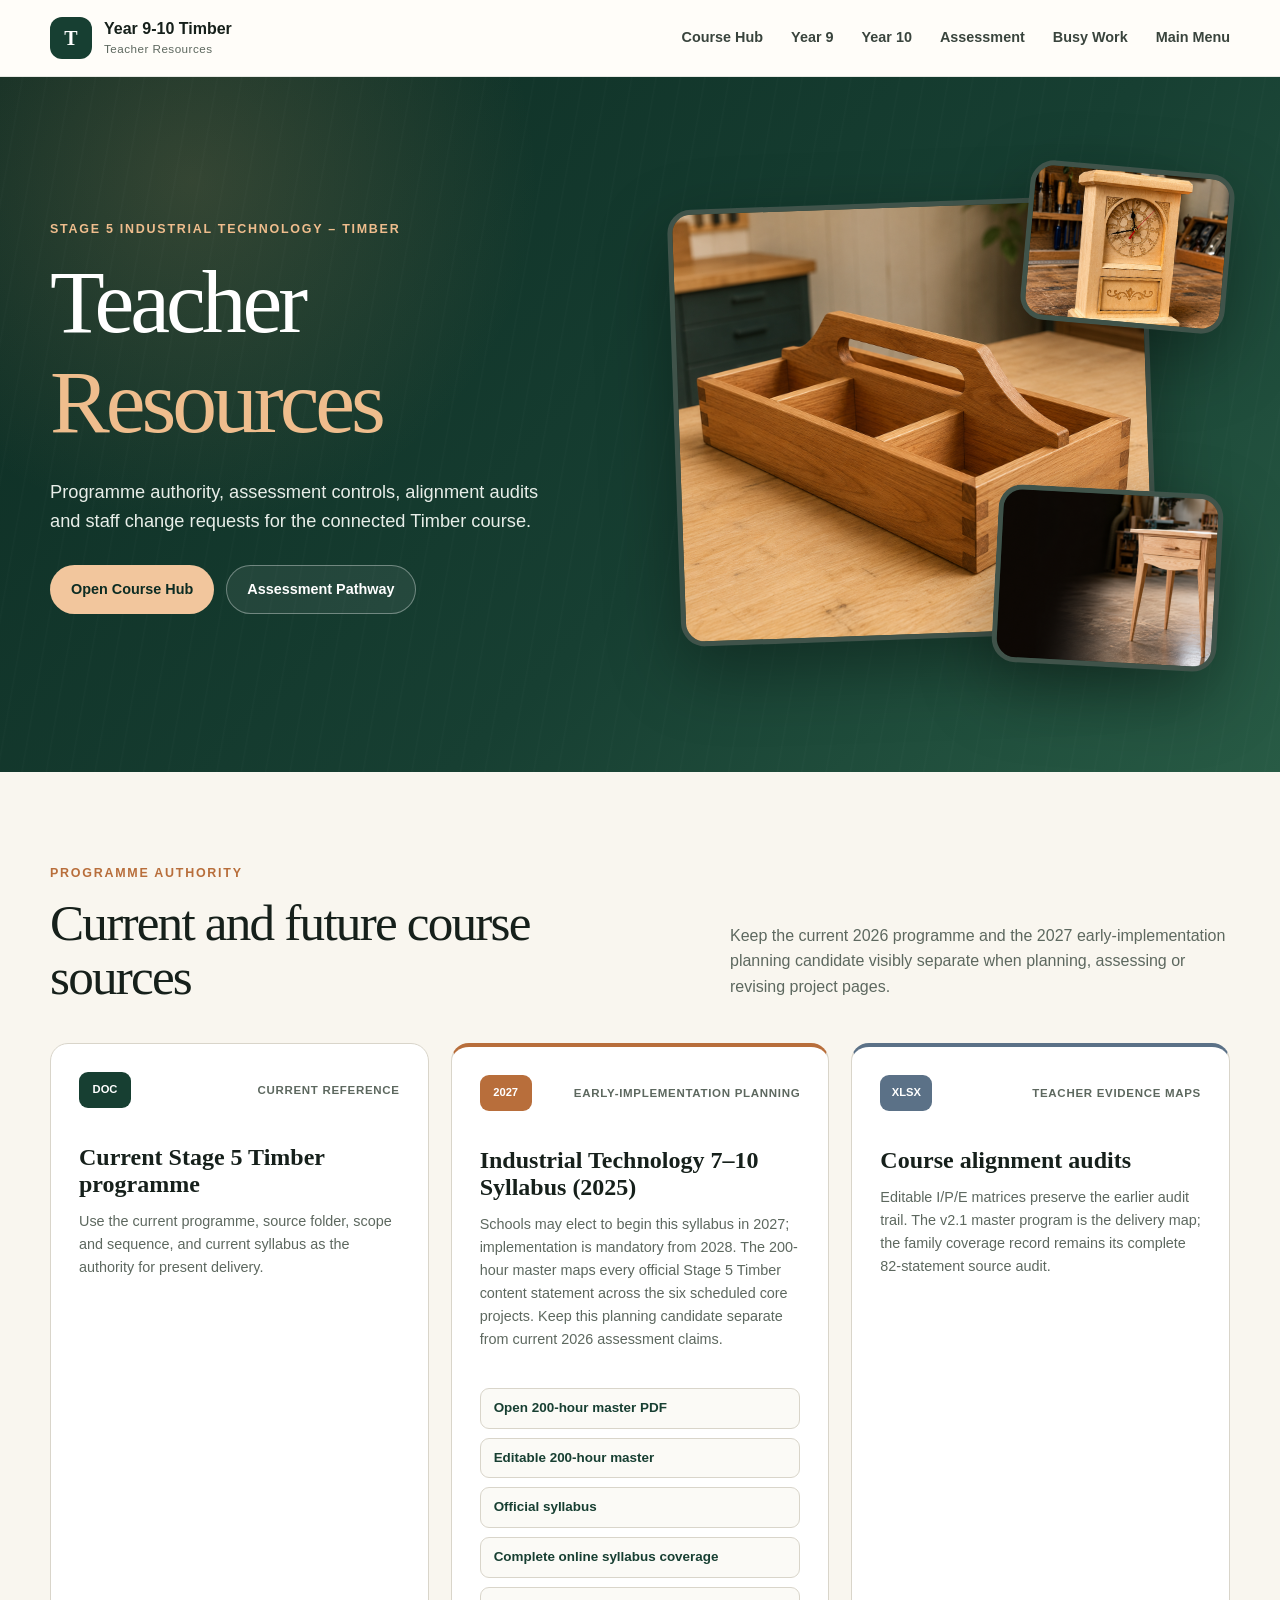
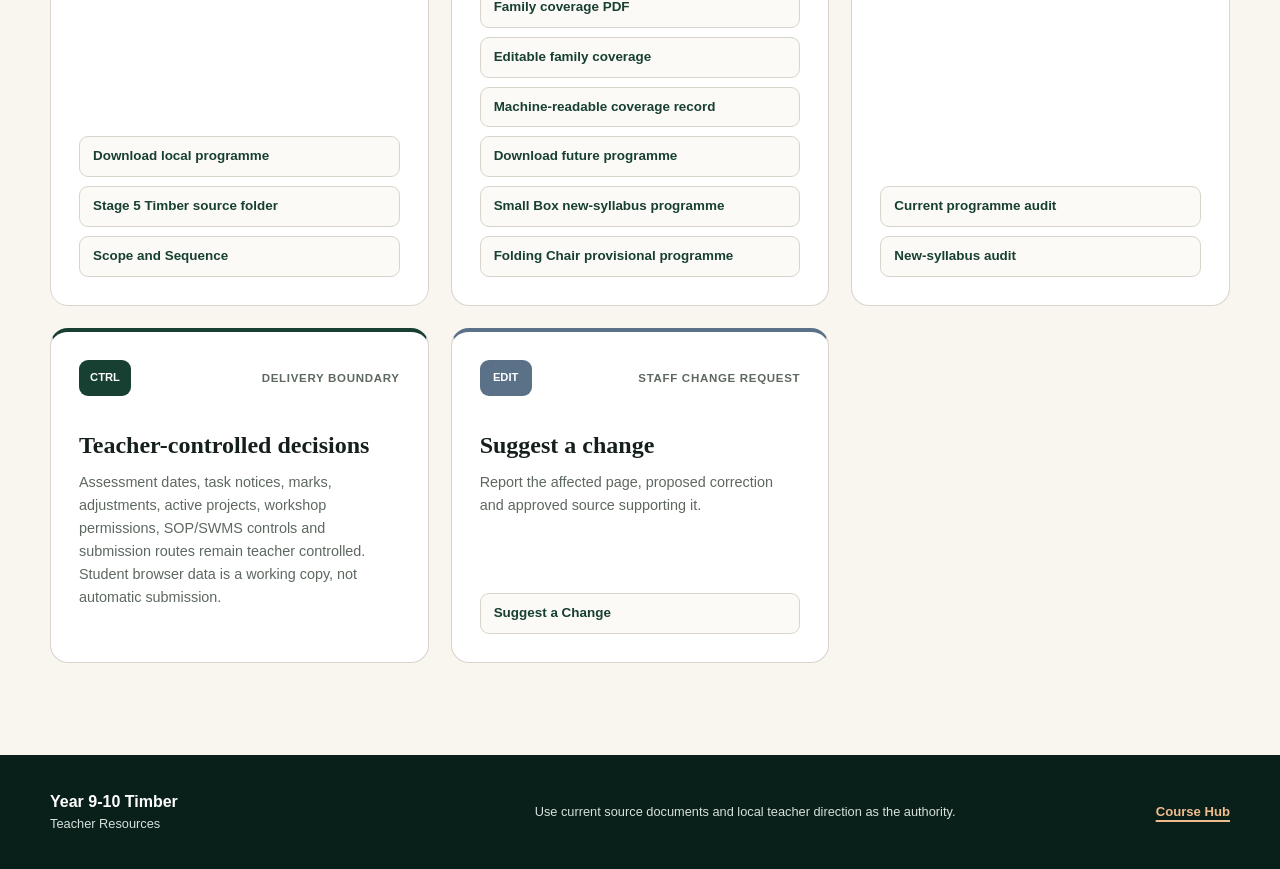
<file: teacher-resources.html>
<!doctype html>
<html lang="en-AU">
<head>
  <meta charset="utf-8">
  <meta name="viewport" content="width=device-width, initial-scale=1">
  <link rel="icon" href="data:,">
  <meta name="description" content="Teacher resources, programme documents and alignment audits for the Year 9-10 Timber course.">
  <title>Teacher Resources | Year 9-10 Timber</title>
  <link rel="stylesheet" href="styles.css">
  </head>
<body>
  <a class="skip-link" href="#main-content">Skip to teacher resources</a>
  <header class="site-header">
    <div class="shell nav-wrap">
      <a class="brand" href="index.html" aria-label="Year 9-10 Timber course hub">
        <span class="brand-mark" aria-hidden="true">T</span>
        <span><strong>Year 9-10 Timber</strong><small>Teacher Resources</small></span>
      </a>
      <nav aria-label="Teacher resource navigation">
        <a href="index.html">Course Hub</a>
        <a href="index.html#year-9">Year 9</a>
        <a href="index.html#year-10">Year 10</a>
        <a href="assessment-2026.html">Assessment</a>
        <a href="https://stevencowell.github.io/busy-worksheets/?library=timber">Busy Work</a>
        <a href="https://stevencowell.github.io/Main-Page/">Main Menu</a>
      </nav>
    </div>
  </header>

  <main id="main-content">
    <section class="hero" aria-labelledby="hero-title">
      <div class="shell hero-grid">
        <div class="hero-copy">
          <p class="eyebrow">Stage 5 Industrial Technology – Timber</p>
          <h1 id="hero-title">Teacher<br><span>Resources</span></h1>
          <p class="hero-lead">Programme authority, assessment controls, alignment audits and staff change requests for the connected Timber course.</p>
          <div class="hero-actions">
            <a class="button button-primary" href="index.html">Open Course Hub</a>
            <a class="button button-quiet" href="assessment-2026.html">Assessment Pathway</a>
          </div>
        </div>
        <div class="hero-visual" aria-label="Timber course project gallery">
          <figure class="hero-image hero-image-main"><img src="assets/projects/carry-all.png" alt="Finished timber Carry-All project"></figure>
          <figure class="hero-image hero-image-top"><img src="assets/projects/clock.png" alt="Timber Clock project"></figure>
          <figure class="hero-image hero-image-bottom"><img src="assets/projects/bedside-table.png" alt="Timber Bedside Table project"></figure>
        </div>
      </div>
    </section>

    <section class="section resources-section">
      <div class="shell">
        <div class="section-heading">
          <div><p class="eyebrow">Programme authority</p><h2>Current and future course sources</h2></div>
          <p>Keep the current 2026 programme and the 2027 early-implementation planning candidate visibly separate when planning, assessing or revising project pages.</p>
        </div>
        <div class="resource-grid">
          <article class="resource-card current-resource">
            <div class="resource-topline"><span class="resource-icon">DOC</span><span class="resource-status">Current reference</span></div>
            <h3>Current Stage 5 Timber programme</h3>
            <p>Use the current programme, source folder, scope and sequence, and current syllabus as the authority for present delivery.</p>
            <div class="resource-links">
              <a href="resources/current-stage-5-timber-program.docx">Download local programme</a>
              <a href="https://drive.google.com/drive/folders/0B40F5Y8uF0rvWXVWRTdZOXBhYW8?resourcekey=0-PKHpw6P8cBni3_TenUddmg" target="_blank" rel="noopener">Stage 5 Timber source folder</a>
              <a href="https://drive.google.com/drive/folders/0B40F5Y8uF0rvam9TY05lNlYzdTg?resourcekey=0-citNRYhW5qzm70Nu3vHFLw" target="_blank" rel="noopener">Scope and Sequence</a>
            </div>
          </article>
          <article class="resource-card future-resource">
            <div class="resource-topline"><span class="resource-icon">2027</span><span class="resource-status">Early-implementation planning</span></div>
            <h3>Industrial Technology 7–10 Syllabus (2025)</h3>
            <p>Schools may elect to begin this syllabus in 2027; implementation is mandatory from 2028. The 200-hour master maps every official Stage 5 Timber content statement across the six scheduled core projects. Keep this planning candidate separate from current 2026 assessment claims.</p>
            <div class="resource-links">
              <a href="resources/teacher/Stage-5-Timber-200-Hour-Master-Teaching-Program-v2.1-Network-Benchmark.pdf">Open 200-hour master PDF</a>
              <a href="resources/teacher/Stage-5-Timber-200-Hour-Master-Teaching-Program-v2.1-Network-Benchmark.docx">Editable 200-hour master</a>
              <a href="https://curriculum.nsw.edu.au/learning-areas/tas/industrial-technology-7-10-2025/overview/course" target="_blank" rel="noopener">Official syllabus</a>
              <a href="syllabus-coverage.html">Complete online syllabus coverage</a>
              <a href="resources/Stage-5-Timber-200-Hour-Family-Coverage-Record-v2.0.pdf">Family coverage PDF</a>
              <a href="resources/Stage-5-Timber-200-Hour-Family-Coverage-Record-v2.0.docx">Editable family coverage</a>
              <a href="resources/Stage-5-Timber-200-Hour-Family-Coverage-Record-v2.0.json">Machine-readable coverage record</a>
              <a href="resources/future-stage-5-timber-program-2027.docx">Download future programme</a>
              <a href="resources/small-box-new-syllabus-program.docx">Small Box new-syllabus programme</a>
              <a href="resources/folding-chair-new-syllabus-program.docx">Folding Chair provisional programme</a>
            </div>
          </article>
          <article class="resource-card audit-resource">
            <div class="resource-topline"><span class="resource-icon">XLSX</span><span class="resource-status">Teacher evidence maps</span></div>
            <h3>Course alignment audits</h3>
            <p>Editable I/P/E matrices preserve the earlier audit trail. The v2.1 master program is the delivery map; the family coverage record remains its complete 82-statement source audit.</p>
            <div class="resource-links">
              <a href="Timber%20Course%20Alignment%20Audit.xlsx">Current programme audit</a>
              <a href="Timber%20Course%20New%20Syllabus%20Alignment%20Audit.xlsx">New-syllabus audit</a>
            </div>
          </article>
          <article class="resource-card support-resource">
            <div class="resource-topline"><span class="resource-icon">CTRL</span><span class="resource-status">Delivery boundary</span></div>
            <h3>Teacher-controlled decisions</h3>
            <p>Assessment dates, task notices, marks, adjustments, active projects, workshop permissions, SOP/SWMS controls and submission routes remain teacher controlled. Student browser data is a working copy, not automatic submission.</p>
          </article>
          <article class="resource-card audit-resource">
            <div class="resource-topline"><span class="resource-icon">EDIT</span><span class="resource-status">Staff change request</span></div>
            <h3>Suggest a change</h3>
            <p>Report the affected page, proposed correction and approved source supporting it.</p>
            <div class="resource-links">
              <a href="https://github.com/stevencowell/year-9-10-timber/issues/new?title=Timber%20course%20change%20request&amp;body=Page%20or%20project%3A%0A%0ASuggested%20change%3A%0A%0AApproved%20source%3A%0A" target="_blank" rel="noopener">Suggest a Change</a>
            </div>
          </article>
        </div>
      </div>
    </section>
  </main>

  <footer class="site-footer">
    <div class="shell footer-grid">
      <div><strong>Year 9-10 Timber</strong><p>Teacher Resources</p></div>
      <p>Use current source documents and local teacher direction as the authority.</p>
      <a href="index.html">Course Hub</a>
    </div>
  </footer>
  <script src="vendor/html2canvas.min.js"></script>
  </body>
</html>
</file>
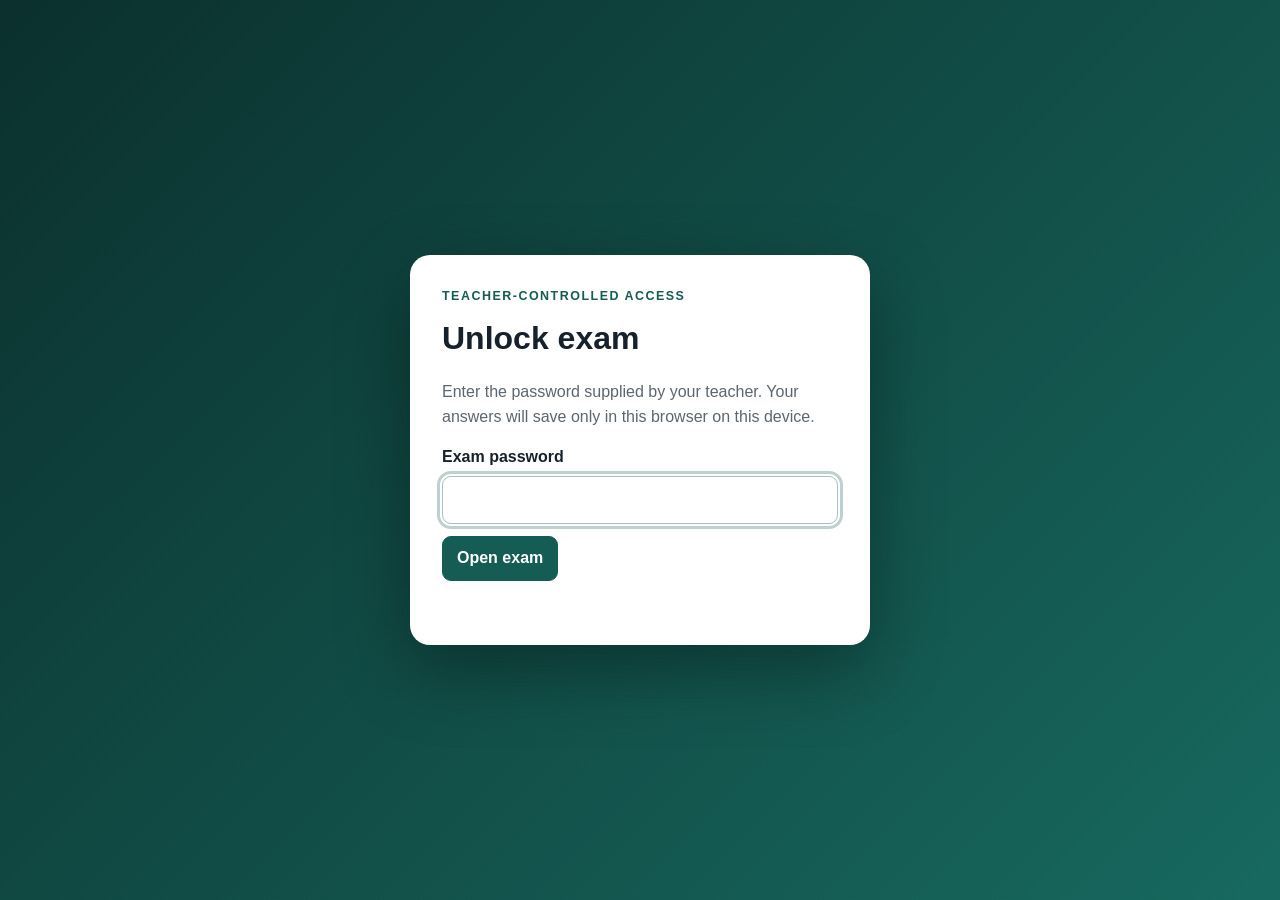
<file: exams/year10.html>
<!doctype html>
<html lang="en">
<head>
  <meta charset="utf-8">
  <meta name="viewport" content="width=device-width, initial-scale=1">
  <meta name="description" content="Year 10 Industrial Technology – Timber Final Digital Examination">
  <title>Year 10 Industrial Technology – Timber | Final Digital Examination</title>
  <link rel="stylesheet" href="exam.css">
  </head>
<body>
  <div class="password-gate" id="passwordGate">
    <form class="gate-card" id="gateForm">
      <p class="exam-kicker" style="color:var(--brand)">Teacher-controlled access</p>
      <h1>Unlock exam</h1>
      <p>Enter the password supplied by your teacher. Your answers will save only in this browser on this device.</p>
      <label for="gatePassword"><strong>Exam password</strong></label>
      <input id="gatePassword" type="password" inputmode="numeric" autocomplete="off" required>
      <button class="btn" type="submit">Open exam</button>
      <p class="gate-error" id="gateError" role="alert"></p>
    </form>
  </div>
  <div id="examPage" hidden>
    <header class="exam-header">
      <div class="exam-shell">
        <p><a id="backLink" href="../index.html">Back to course home</a></p>
        <p class="exam-kicker" id="courseName"></p>
        <h1 id="examTitle"></h1>
        <p id="examSubtitle"></p>
      </div>
    </header>
    <main class="exam-main">
      <div class="exam-shell">
        <section class="exam-card">
          <h2>Exam information</h2>
          <div class="notice-grid">
            <div class="notice-item"><span>Course stage</span><strong id="metaStage"></strong></div>
            <div class="notice-item"><span>Recommended time</span><strong id="metaTime"></strong></div>
            <div class="notice-item"><span>Total marks</span><strong id="metaMarks"></strong></div>
            <div class="notice-item"><span>Assessment status</span><strong id="metaStatus"></strong></div>
            <div class="notice-item"><span>Task</span><strong id="metaTask"></strong></div>
            <div class="notice-item"><span>Scheduled date</span><strong id="metaDate"></strong></div>
            <div class="notice-item notice-wide"><span>Assessed outcomes</span><strong id="metaOutcomes"></strong></div>
          </div>
          <p class="exam-note" id="examDirections"></p>
          <p><strong>PDF submission:</strong> When finished, use <em>Print / Save PDF</em>, choose <em>Save as PDF</em>, and name the file <strong id="pdfFilename"></strong>. Check the saved PDF before turning it in.</p>
        </section>
        <form id="examForm" novalidate>
          <section class="exam-card">
            <h2>Student details</h2>
            <div class="student-grid">
              <label>Student name<input data-student id="studentName" name="studentName" autocomplete="name"></label>
              <label>Class<input data-student name="studentClass" autocomplete="off"></label>
              <label>Teacher<input data-student name="teacherName" autocomplete="off"></label>
              <label>Date completed<input data-student name="completedDate" type="date"></label>
            </div>
          </section>
          <div class="exam-toolbar screen-only">
            <div class="exam-progress">
              <div class="progress-track"><div class="progress-fill" id="progressFill"></div></div>
              <span class="progress-label" id="progressLabel"></span>
            </div>
            <button class="btn secondary" id="saveBtn" type="button">Save now</button>
            <button class="btn" id="printBtn" type="button">Print / Save PDF</button>
            <button class="btn secondary" id="lockBtn" type="button">Lock exam</button>
            <button class="btn danger" id="clearBtn" type="button">Clear saved work</button>
            <div class="save-status" id="saveStatus">Answers autosave on this device.</div>
          </div>
          <div id="examSections"></div>
        </form>
        <p class="exam-footer">This page stores work locally in this browser and device. Saving a PDF is the submission copy; local autosave is not a cloud submission.</p>
      </div>
    </main>
  </div>
  <script>window.EXAM_CONFIG = {"id":"wwhs-y10-timber-eoy-2026","course":"Year 10 Industrial Technology – Timber","title":"Final Digital Examination","subtitle":"Mirror and bedside-table contexts · advanced project knowledge and application","stage":"Stage 5 · Year 10","time":"75 minutes","status":"2026 handbook: Examination · Term 4 Week 3 · 15%","backLabel":"Year 9–10 Timber","pdfFilename":"Surname_Firstname_Year10_Timber_Final_Exam.pdf","directions":"Answer every question. Select one answer for each multiple-choice item and type well-justified responses using relevant project evidence. No sketches are required.","sections":[{"label":"Section A","title":"Knowledge and understanding","instructions":"Select the best answer.","questions":[{"kind":"choice","marks":1,"prompt":"Which factor most strongly determines whether a timber is suitable for a mirror frame or table component?","options":["Its colour only","Its properties matched to function, process, appearance and environment","Its position in the storage rack","Whether it is always a hardwood"]},{"kind":"choice","marks":1,"prompt":"What is the primary purpose of timber conversion?","options":["Reducing moisture after boards are cut","Applying a protective finish","Joining frame components","Producing usable timber sections from logs"]},{"kind":"choice","marks":1,"prompt":"Why is timber seasoned before accurate furniture production?","options":["To reduce and stabilise moisture content","To remove all defects","To make every species identical","To replace surface preparation"]},{"kind":"choice","marks":1,"prompt":"What is a key advantage of a mortise-and-tenon joint in frame construction?","options":["It requires no accurate marking","It is always removable","It provides strong long-grain engagement and resists racking when well fitted","It hides every machining error"]},{"kind":"choice","marks":1,"prompt":"Why are components dry clamped before glue is applied?","options":["To season the timber","To check fit, squareness, alignment and clamp placement","To make adhesive set faster","To avoid using a production plan"]},{"kind":"choice","marks":1,"prompt":"What is the purpose of a costing list?","options":["To record only workshop attendance","To replace a cutting list","To select PPE","To calculate required items, quantities and project cost"]},{"kind":"choice","marks":1,"prompt":"Why is a production sequence reviewed before machining?","options":["Later operations may depend on accurate references created earlier","All operations can be completed in any order","It removes the need for quality checks","It guarantees no material waste"]},{"kind":"choice","marks":1,"prompt":"Which document is most useful for checking hazards and controls for a multi-step task?","options":["A colour sample","A finished-project photograph","A task-specific SWMS or risk assessment","A price list"]},{"kind":"choice","marks":1,"prompt":"Why should a finish be selected with reference to use and environment?","options":["Every finish performs identically","Durability, maintenance, appearance and exposure requirements differ","Finish removes structural faults","Only cost matters"]},{"kind":"choice","marks":1,"prompt":"What is the best evidence of project management?","options":["A final photograph only","A list of unrelated tools","An undated paragraph saying the project went well","A planned sequence updated with reasons, checkpoints and progress records"]},{"kind":"choice","marks":1,"prompt":"Which action best supports sustainable timber use?","options":["Optimising cutting, selecting responsibly sourced material and reusing suitable offcuts","Discarding all offcuts","Applying more finish than required","Choosing the thickest stock for every part"]},{"kind":"choice","marks":1,"prompt":"Which evaluation makes the clearest judgement about quality?","options":["The table looks fine","I worked hard","Measured diagonals differed by 3 mm after glue-up; an earlier dry-clamp check would improve squareness","The project is complete"]}]},{"label":"Section B","title":"Short responses","instructions":"Explain and justify each response.","questions":[{"kind":"short","marks":4,"prompt":"Compare two suitable jointing methods used in the Mirror or Bedside Table context. Explain when each would be selected."},{"kind":"short","marks":4,"prompt":"Explain how timber conversion, seasoning and milling can affect final component accuracy and stability."},{"kind":"short","marks":4,"prompt":"Describe a controlled setup and approval process for one machine used in the course."},{"kind":"short","marks":4,"prompt":"Explain how a cutting list, costing list and production schedule support different project-management decisions."},{"kind":"short","marks":4,"prompt":"Explain why surface preparation, product selection, safe chemical handling and curing all affect finishing quality."},{"kind":"short","marks":4,"prompt":"Explain how environmental, economic, functional and aesthetic criteria can lead to different judgements about the same project."}]},{"label":"Section C","title":"Extended application","instructions":"Develop a coherent technical response with justified recommendations.","questions":[{"kind":"long","marks":12,"prompt":"A bedside-table drawer binds, the top has moved slightly and the finish is uneven. Analyse likely causes across material selection/seasoning, machining, joint fit, assembly, surface preparation and finishing. Propose a staged quality-control plan that would prevent or detect each problem."},{"kind":"long","marks":12,"prompt":"A small furniture business is considering CNC routing for repeated frame and table components. Evaluate the proposal against manual and conventional machine processes, considering accuracy, repeatability, design changes, setup cost, operator skill, safety systems, production quantity, waste, maintenance and the value of hand craftsmanship."}]}]};</script>
  <script>Object.assign(window.EXAM_CONFIG, {"taskLabel":"Task 3 – Examination","scheduledDate":"Teacher to confirm (handbook specifies Term 4 Week 3)","outcomes":"IND5-1 to IND5-10","status":"Formal scheduled assessment · 2026 handbook · Term 4 Week 3 · 15%"});</script>
  <script src="exam.js"></script>
  <script src="../vendor/html2canvas.min.js"></script>
  </body>
</html>
</file>
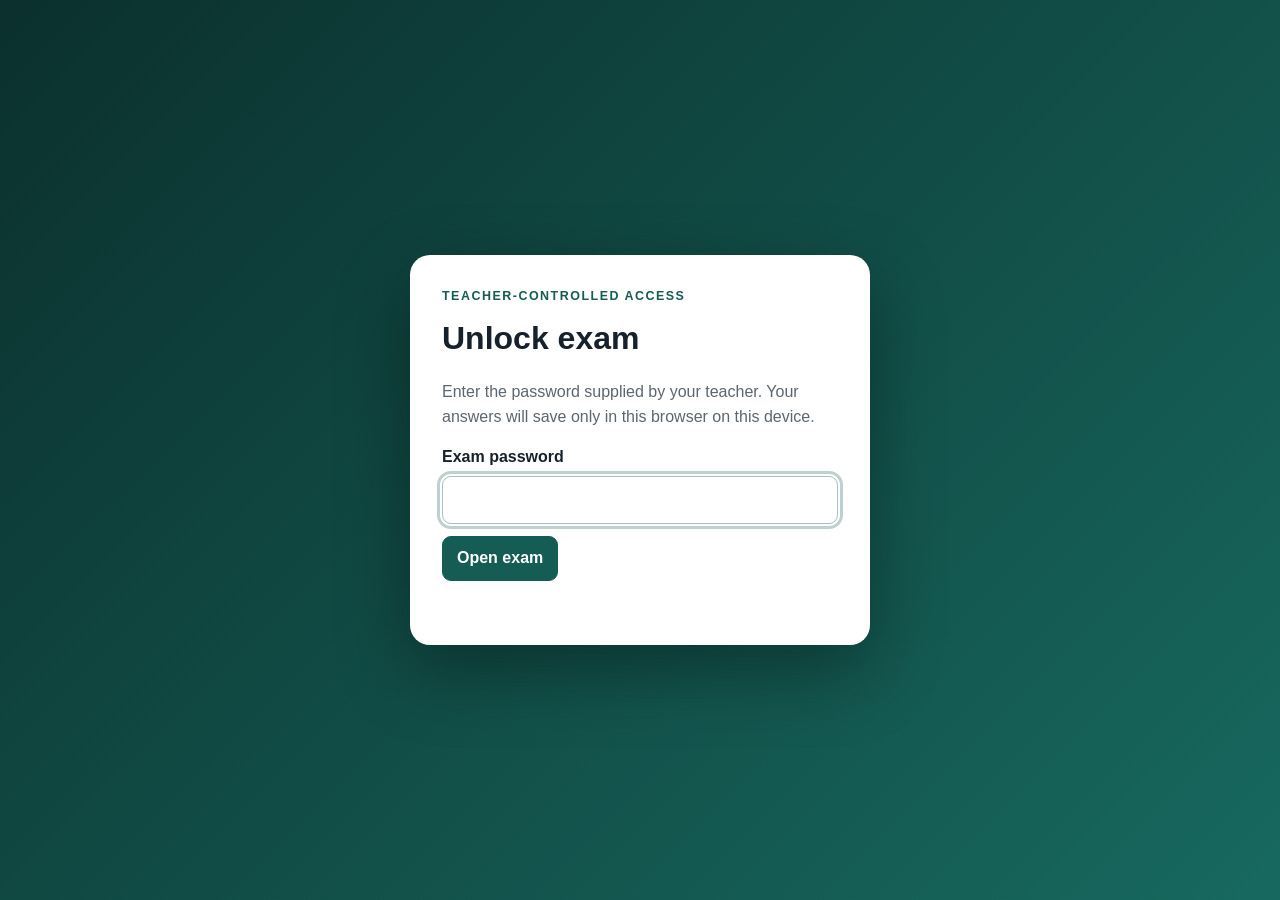
<file: exams/year9.html>
<!doctype html>
<html lang="en">
<head>
  <meta charset="utf-8">
  <meta name="viewport" content="width=device-width, initial-scale=1">
  <meta name="description" content="Year 9 Industrial Technology – Timber Final Digital Examination">
  <title>Year 9 Industrial Technology – Timber | Final Digital Examination</title>
  <link rel="stylesheet" href="exam.css">
  </head>
<body>
  <div class="password-gate" id="passwordGate">
    <form class="gate-card" id="gateForm">
      <p class="exam-kicker" style="color:var(--brand)">Teacher-controlled access</p>
      <h1>Unlock exam</h1>
      <p>Enter the password supplied by your teacher. Your answers will save only in this browser on this device.</p>
      <label for="gatePassword"><strong>Exam password</strong></label>
      <input id="gatePassword" type="password" inputmode="numeric" autocomplete="off" required>
      <button class="btn" type="submit">Open exam</button>
      <p class="gate-error" id="gateError" role="alert"></p>
    </form>
  </div>
  <div id="examPage" hidden>
    <header class="exam-header">
      <div class="exam-shell">
        <p><a id="backLink" href="../index.html">Back to course home</a></p>
        <p class="exam-kicker" id="courseName"></p>
        <h1 id="examTitle"></h1>
        <p id="examSubtitle"></p>
      </div>
    </header>
    <main class="exam-main">
      <div class="exam-shell">
        <section class="exam-card">
          <h2>Exam information</h2>
          <div class="notice-grid">
            <div class="notice-item"><span>Course stage</span><strong id="metaStage"></strong></div>
            <div class="notice-item"><span>Recommended time</span><strong id="metaTime"></strong></div>
            <div class="notice-item"><span>Total marks</span><strong id="metaMarks"></strong></div>
            <div class="notice-item"><span>Assessment status</span><strong id="metaStatus"></strong></div>
            <div class="notice-item"><span>Task</span><strong id="metaTask"></strong></div>
            <div class="notice-item"><span>Scheduled date</span><strong id="metaDate"></strong></div>
            <div class="notice-item notice-wide"><span>Assessed outcomes</span><strong id="metaOutcomes"></strong></div>
          </div>
          <p class="exam-note" id="examDirections"></p>
          <p><strong>PDF submission:</strong> When finished, use <em>Print / Save PDF</em>, choose <em>Save as PDF</em>, and name the file <strong id="pdfFilename"></strong>. Check the saved PDF before turning it in.</p>
        </section>
        <form id="examForm" novalidate>
          <section class="exam-card">
            <h2>Student details</h2>
            <div class="student-grid">
              <label>Student name<input data-student id="studentName" name="studentName" autocomplete="name"></label>
              <label>Class<input data-student name="studentClass" autocomplete="off"></label>
              <label>Teacher<input data-student name="teacherName" autocomplete="off"></label>
              <label>Date completed<input data-student name="completedDate" type="date"></label>
            </div>
          </section>
          <div class="exam-toolbar screen-only">
            <div class="exam-progress">
              <div class="progress-track"><div class="progress-fill" id="progressFill"></div></div>
              <span class="progress-label" id="progressLabel"></span>
            </div>
            <button class="btn secondary" id="saveBtn" type="button">Save now</button>
            <button class="btn" id="printBtn" type="button">Print / Save PDF</button>
            <button class="btn secondary" id="lockBtn" type="button">Lock exam</button>
            <button class="btn danger" id="clearBtn" type="button">Clear saved work</button>
            <div class="save-status" id="saveStatus">Answers autosave on this device.</div>
          </div>
          <div id="examSections"></div>
        </form>
        <p class="exam-footer">This page stores work locally in this browser and device. Saving a PDF is the submission copy; local autosave is not a cloud submission.</p>
      </div>
    </main>
  </div>
  <script>window.EXAM_CONFIG = {"id":"wwhs-y9-timber-eoy-2026","course":"Year 9 Industrial Technology – Timber","title":"Final Digital Examination","subtitle":"Breadboard, clock, pen and tool carry-all contexts · theory and application","stage":"Stage 5 · Year 9","time":"60 minutes","status":"2026 handbook: Final Examination · Term 4 Week 5 · 20%","backLabel":"Year 9–10 Timber","pdfFilename":"Surname_Firstname_Year9_Timber_Final_Exam.pdf","directions":"Answer every question. Select one answer for each multiple-choice item and type concise, justified responses. Use examples from the projects studied. No sketches are required.","sections":[{"label":"Section A","title":"Knowledge and understanding","instructions":"Select the best answer.","questions":[{"kind":"choice","marks":1,"prompt":"What is the best reason for using a try square from a prepared face edge?","options":["To test timber moisture content","To mark a line square to a reliable reference","To select a finish","To cut a widening joint"]},{"kind":"choice","marks":1,"prompt":"When cutting to a marked length, why is the waste side identified?","options":["To remove the need for planing","To reverse the grain direction","To increase moisture content","To retain the required finished dimension"]},{"kind":"choice","marks":1,"prompt":"What is the main purpose of a biscuit joint in a breadboard context?","options":["Aligning and joining boards or components","Cutting a decorative profile","Measuring timber thickness","Applying an oil finish"]},{"kind":"choice","marks":1,"prompt":"Why is grain direction checked before planing?","options":["It changes hardwood into softwood","It determines the oil colour","Working with the grain can reduce tear-out","It replaces a sharp blade"]},{"kind":"choice","marks":1,"prompt":"Which statement best describes timber seasoning?","options":["Applying a clear finish","Controlled reduction of moisture content before use","Converting a log into boards only","Joining boards with adhesive"]},{"kind":"choice","marks":1,"prompt":"Why are rebates used in a small cabinet or clock project?","options":["To measure a curve","To identify sapwood","To remove all need for fasteners","To form a step or recess that locates another component"]},{"kind":"choice","marks":1,"prompt":"What should be checked during a dry clamp before gluing?","options":["Fit, squareness, alignment and clamping access","Only the colour of the timber","Whether the finish has cured","The cost of the laser cutter"]},{"kind":"choice","marks":1,"prompt":"Which joint is associated with the Year 9 tool carry-all program?","options":["Lap weld","Brazed butt joint","Dovetail or box-pin joint","Soldered tee joint"]},{"kind":"choice","marks":1,"prompt":"Why is abrasive work completed through an appropriate grit sequence?","options":["To increase timber moisture","To remove earlier scratches and prepare a consistent surface","To replace accurate machining","To make adhesive cure instantly"]},{"kind":"choice","marks":1,"prompt":"What is a key environmental advantage of responsibly managed plantation timber?","options":["It never requires processing energy","It cannot produce waste","It is always stronger than every native timber","It is a renewable resource when forests are replanted and managed"]},{"kind":"choice","marks":1,"prompt":"Why is a SWMS or risk-planning document useful?","options":["It links task steps, hazards and controls before work proceeds","It replaces teacher demonstrations","It guarantees no incident can occur","It records only the finish colour"]},{"kind":"choice","marks":1,"prompt":"Which evaluation is strongest?","options":["The clock was good","I enjoyed the project","The drawer bound on the left during testing, so I would check squareness during dry clamping next time","The timber looked nice"]}]},{"label":"Section B","title":"Short responses","instructions":"Use appropriate timber and workshop terminology.","questions":[{"kind":"short","marks":3,"prompt":"Explain how face-side and face-edge marks help maintain accuracy while dressing and marking timber."},{"kind":"short","marks":3,"prompt":"Compare air seasoning and kiln seasoning using time, control and likely production context."},{"kind":"short","marks":3,"prompt":"Explain why boards should be arranged for grain direction and appearance before a widening joint is glued."},{"kind":"short","marks":3,"prompt":"Describe three checks required before using a router or other permission-based machine process."},{"kind":"short","marks":3,"prompt":"Explain how a dry clamp can prevent faults in a clock, breadboard or carry-all assembly."},{"kind":"short","marks":3,"prompt":"Explain how a folio caption can demonstrate safe process knowledge and quality control."}]},{"label":"Section C","title":"Extended application","instructions":"Use evidence and project examples in each response.","questions":[{"kind":"long","marks":10,"prompt":"A carry-all assembly is out of square and one joint has visible gaps. Analyse possible causes from timber preparation, marking out, joint cutting, dry clamping and glue-up. Recommend a practical improvement at each stage."},{"kind":"long","marks":10,"prompt":"Evaluate the use of a laser cutter or CNC process alongside hand skills in a Year 9 timber project. Consider design flexibility, accuracy, repeatability, setup, safety controls, skill development, waste and the value of a one-off student product."}]}]};</script>
  <script>Object.assign(window.EXAM_CONFIG, {"taskLabel":"Task 3 – Final Examination","scheduledDate":"Teacher to confirm (handbook specifies Term 4 Week 5)","outcomes":"IND5-1 to IND5-10","status":"Formal scheduled assessment · 2026 handbook · Term 4 Week 5 · 20%"});</script>
  <script src="exam.js"></script>
  <script src="../vendor/html2canvas.min.js"></script>
  </body>
</html>
</file>
<file: styles.css>
:root {
  --ink: #16201b;
  --muted: #5d685f;
  --forest: #173f32;
  --forest-deep: #0d2c23;
  --sage: #dce8dc;
  --cream: #f5f0e7;
  --paper: #fffdf9;
  --timber: #b86e3b;
  --timber-light: #dda36b;
  --amber: #f2b84b;
  --line: #d9d5ca;
  --shadow: 0 20px 50px rgba(23, 41, 31, 0.12);
  --radius-lg: 28px;
  --radius-md: 18px;
  --shell: min(1180px, calc(100% - 40px));
}

* { box-sizing: border-box; }
html { scroll-behavior: smooth; }
body {
  margin: 0;
  color: var(--ink);
  background: var(--paper);
  font-family: "Segoe UI", Aptos, Arial, sans-serif;
  line-height: 1.6;
}
img { display: block; max-width: 100%; }
a { color: inherit; }
.shell { width: var(--shell); margin-inline: auto; }
.skip-link {
  position: fixed;
  top: 10px;
  left: 10px;
  z-index: 100;
  transform: translateY(-150%);
  padding: 10px 14px;
  border-radius: 8px;
  color: #fff;
  background: var(--forest-deep);
}
.skip-link:focus { transform: translateY(0); }
:focus-visible { outline: 3px solid var(--amber); outline-offset: 4px; }

.site-header {
  position: sticky;
  top: 0;
  z-index: 50;
  border-bottom: 1px solid rgba(23, 63, 50, 0.1);
  background: rgba(255, 253, 249, 0.94);
  backdrop-filter: blur(14px);
}
.nav-wrap { min-height: 76px; display: flex; align-items: center; justify-content: space-between; gap: 28px; }
.brand { display: inline-flex; align-items: center; gap: 12px; text-decoration: none; line-height: 1.15; }
.brand-mark {
  width: 42px;
  height: 42px;
  display: grid;
  place-items: center;
  border-radius: 12px;
  color: #fff;
  background: var(--forest);
  font: 800 1.25rem/1 Georgia, serif;
}
.brand strong { display: block; font-size: 1rem; }
.brand small { display: block; margin-top: 4px; color: var(--muted); font-size: 0.73rem; letter-spacing: 0.04em; }
nav { display: flex; align-items: center; gap: 28px; }
nav a { color: #39443d; font-size: 0.9rem; font-weight: 700; text-decoration: none; }
nav a:hover { color: var(--timber); }

.hero {
  position: relative;
  overflow: hidden;
  padding: 90px 0 105px;
  color: #fff;
  background:
    radial-gradient(circle at 15% 15%, rgba(221, 163, 107, 0.18), transparent 28%),
    linear-gradient(135deg, var(--forest-deep) 0%, var(--forest) 58%, #285b45 100%);
}
.hero::after {
  content: "";
  position: absolute;
  inset: 0;
  opacity: 0.1;
  pointer-events: none;
  background-image: repeating-linear-gradient(100deg, transparent 0 21px, rgba(255,255,255,.16) 22px, transparent 24px);
}
.hero-grid { position: relative; z-index: 1; display: grid; grid-template-columns: 0.93fr 1.07fr; align-items: center; gap: 76px; }
.eyebrow {
  margin: 0 0 12px;
  color: var(--timber);
  font-size: 0.78rem;
  font-weight: 800;
  letter-spacing: 0.14em;
  text-transform: uppercase;
}
.hero .eyebrow { color: #efbd8d; }
h1, h2, h3, p { margin-top: 0; }
h1, h2, h3 { line-height: 1.12; }
h1 { margin-bottom: 24px; max-width: 720px; font-family: Georgia, "Times New Roman", serif; font-size: clamp(3.4rem, 7vw, 6.4rem); font-weight: 500; letter-spacing: -0.045em; }
h1 span { color: #efbd8d; }
.hero-lead { max-width: 620px; margin-bottom: 30px; color: #e8eee9; font-size: 1.14rem; }
.hero-actions { display: flex; flex-wrap: wrap; gap: 12px; }
.button { display: inline-flex; min-height: 48px; align-items: center; justify-content: center; padding: 12px 20px; border: 1px solid transparent; border-radius: 999px; font-size: 0.9rem; font-weight: 800; text-decoration: none; }
.button-primary { color: var(--forest-deep); background: #f2c69d; }
.button-primary:hover { background: #ffd8b3; }
.button-quiet { border-color: rgba(255,255,255,.35); color: #fff; background: rgba(255,255,255,.07); }
.button-quiet:hover { background: rgba(255,255,255,.14); }
.hero-points { display: flex; flex-wrap: wrap; gap: 10px 22px; margin: 30px 0 0; padding: 0; color: #d8e3dc; list-style: none; font-size: 0.85rem; font-weight: 650; }
.hero-points li::before { content: ""; display: inline-block; width: 7px; height: 7px; margin-right: 8px; border-radius: 50%; background: var(--timber-light); vertical-align: 1px; }
.hero-visual { position: relative; min-height: 500px; }
.hero-image { position: absolute; overflow: hidden; margin: 0; border: 5px solid rgba(255,255,255,.12); border-radius: 24px; box-shadow: 0 25px 70px rgba(0,0,0,.34); background: #253b31; }
.hero-image img { width: 100%; height: 100%; object-fit: cover; }
.hero-image-main { inset: 35px 78px 28px 35px; transform: rotate(-2deg); }
.hero-image-top { top: 0; right: 0; width: 205px; height: 160px; transform: rotate(5deg); }
.hero-image-bottom { right: 10px; bottom: 0; width: 225px; height: 178px; transform: rotate(3deg); }
.hero-stamp { position: absolute; left: 4px; bottom: 8px; width: 124px; height: 124px; display: grid; place-content: center; border-radius: 50%; color: var(--forest-deep); background: var(--amber); text-align: center; transform: rotate(-8deg); box-shadow: 0 16px 28px rgba(0,0,0,.24); }
.hero-stamp strong { display: block; font: 700 2.7rem/.8 Georgia, serif; }
.hero-stamp span { display: block; width: 80px; margin-top: 8px; font-size: .72rem; font-weight: 800; line-height: 1.15; text-transform: uppercase; }

.section { padding: 92px 0; }
.overview { padding: 64px 0; border-bottom: 1px solid var(--line); background: var(--cream); }
.overview-grid { display: grid; grid-template-columns: .78fr 1.22fr; gap: 80px; align-items: start; }
h2 { margin-bottom: 0; font: 500 clamp(2.25rem, 4vw, 4.1rem)/1.05 Georgia, "Times New Roman", serif; letter-spacing: -0.035em; }
.overview-copy { padding-top: 5px; columns: 2; column-gap: 34px; }
.overview-copy p { break-inside: avoid; color: #424d46; }
.source-note { padding-left: 18px; border-left: 3px solid var(--timber); font-size: .9rem; }
.section-heading { display: grid; grid-template-columns: 1fr minmax(300px, 500px); gap: 64px; align-items: end; margin-bottom: 40px; }
.section-heading > p { margin-bottom: 4px; color: var(--muted); }
.project-grid { display: grid; gap: 22px; }
.project-grid-four { grid-template-columns: repeat(4, minmax(0, 1fr)); }
.project-grid-three { grid-template-columns: repeat(3, minmax(0, 1fr)); }
.project-card { overflow: hidden; display: flex; flex-direction: column; min-width: 0; border: 1px solid var(--line); border-radius: var(--radius-md); background: #fff; box-shadow: 0 8px 28px rgba(29, 48, 36, .07); transition: transform .2s ease, box-shadow .2s ease; }
.project-card:hover { transform: translateY(-5px); box-shadow: var(--shadow); }
.project-image { position: relative; display: block; aspect-ratio: 4 / 3; overflow: hidden; background: var(--sage); }
.project-image img { width: 100%; height: 100%; object-fit: cover; transition: transform .35s ease; }
.project-card:hover .project-image img { transform: scale(1.025); }
.sequence { position: absolute; top: 14px; left: 14px; min-width: 42px; padding: 8px 10px; border-radius: 999px; color: #fff; background: rgba(13,44,35,.9); font-size: .76rem; font-weight: 800; text-align: center; }
.status-badge { position: absolute; top: 14px; right: 14px; padding: 7px 10px; border-radius: 999px; color: #4b3200; background: var(--amber); font-size: .72rem; font-weight: 900; text-transform: uppercase; }
.project-body { display: flex; flex: 1; flex-direction: column; padding: 23px; }
.card-label { margin-bottom: 8px; color: var(--timber); font-size: .72rem; font-weight: 900; letter-spacing: .1em; text-transform: uppercase; }
.project-body h3 { margin-bottom: 11px; font-family: Georgia, "Times New Roman", serif; font-size: 1.48rem; }
.project-body p { color: var(--muted); font-size: .9rem; }
.text-link { margin-top: auto; padding-top: 9px; color: var(--forest); font-size: .88rem; font-weight: 850; text-decoration-thickness: 2px; text-underline-offset: 4px; }
.year-ten { background: var(--cream); }
.provisional-card { border-color: #dfb75c; }
.provisional-note { padding: 10px 12px; border-left: 3px solid var(--amber); background: #fff8e7; color: #614714 !important; font-size: .8rem !important; }

.assessment-section { color: #fff; background: var(--forest-deep); }
.light-heading .eyebrow { color: #efbd8d; }
.light-heading > p { color: #c8d4cd; }
.evidence-grid { display: grid; grid-template-columns: repeat(4, minmax(0, 1fr)); gap: 18px; }
.evidence-card { min-height: 230px; padding: 26px; border: 1px solid rgba(255,255,255,.13); border-radius: var(--radius-md); background: rgba(255,255,255,.055); }
.evidence-number { display: block; margin-bottom: 38px; color: #efbd8d; font: 700 1rem Georgia, serif; }
.evidence-card h3 { margin-bottom: 10px; font-family: Georgia, "Times New Roman", serif; font-size: 1.35rem; }
.evidence-card p { margin-bottom: 0; color: #c9d6cf; font-size: .88rem; }
.pending-strip { display: flex; gap: 14px; align-items: flex-start; margin-top: 22px; padding: 18px 20px; border: 1px solid rgba(242,184,75,.32); border-radius: 14px; color: #e3e9e5; background: rgba(242,184,75,.08); font-size: .88rem; }
.pending-dot { flex: 0 0 auto; width: 10px; height: 10px; margin-top: 7px; border-radius: 50%; background: var(--amber); box-shadow: 0 0 0 5px rgba(242,184,75,.13); }

.resources-section { background: #f9f6ef; }
.resource-grid { display: grid; grid-template-columns: repeat(3, minmax(0, 1fr)); gap: 22px; }
.resource-card { min-height: 335px; display: flex; flex-direction: column; padding: 28px; border: 1px solid var(--line); border-radius: var(--radius-md); background: #fff; }
.resource-topline { display: flex; justify-content: space-between; gap: 12px; align-items: center; margin-bottom: 36px; }
.resource-icon { min-width: 52px; padding: 9px; border-radius: 9px; color: #fff; background: var(--forest); font-size: .7rem; font-weight: 900; text-align: center; }
.resource-status { color: var(--muted); font-size: .72rem; font-weight: 900; letter-spacing: .06em; text-transform: uppercase; }
.resource-card h3 { margin-bottom: 12px; font-family: Georgia, "Times New Roman", serif; font-size: 1.5rem; }
.resource-card p { color: var(--muted); font-size: .9rem; }
.resource-card .button, .pending-action { margin-top: auto; align-self: flex-start; }
.resource-links { display: grid; gap: 9px; margin-top: auto; padding-top: 22px; }
.resource-links a { display: flex; justify-content: space-between; gap: 14px; align-items: center; padding: 11px 13px; border: 1px solid var(--line); border-radius: 9px; color: var(--forest); background: #fbfaf6; font-size: .84rem; font-weight: 850; line-height: 1.25; text-decoration: none; }
.resource-links a:hover { border-color: var(--timber); background: #fff7ed; }
.resource-links a:focus-visible { outline: 3px solid var(--amber); outline-offset: 2px; }
.button-dark { color: #fff; background: var(--forest); }
.button-dark:hover { background: var(--forest-deep); }
.future-resource { border-top: 4px solid var(--timber); }
.future-resource .resource-icon { background: var(--timber); }
.support-resource { border-top: 4px solid var(--forest); }
.audit-resource { border-top: 4px solid #5b7187; }
.audit-resource .resource-icon { background: #5b7187; }
.pending-resource { border-style: dashed; background: rgba(255,255,255,.56); }
.pending-resource .resource-icon { color: #6d5520; background: #f5d99c; }
.pending-action { padding: 10px 0; color: #7b6c50; font-size: .86rem; font-weight: 800; }
.outcomes-panel { display: grid; grid-template-columns: .72fr 1.28fr; gap: 60px; margin-top: 46px; padding: 42px; border-radius: var(--radius-lg); color: #fff; background: var(--forest); }
.outcomes-panel h3 { margin-bottom: 0; font: 500 2rem/1.15 Georgia, serif; }
.outcomes-panel .eyebrow { color: #efbd8d; }
.outcomes-panel ul { margin: 0; padding: 0; list-style: none; }
.outcomes-panel li { padding: 11px 0; border-bottom: 1px solid rgba(255,255,255,.13); color: #e1e8e3; }
.outcomes-panel li:first-child { padding-top: 0; }
.outcomes-panel li:last-child { border-bottom: 0; }
.outcomes-note { grid-column: 2; margin: -30px 0 0; color: #bacac1; font-size: .78rem; }

.site-footer { padding: 34px 0; color: #d8e1dc; background: #091f19; }
.footer-grid { display: grid; grid-template-columns: 1fr 1.3fr auto; gap: 30px; align-items: center; }
.site-footer strong { color: #fff; }
.site-footer p { margin-bottom: 0; font-size: .8rem; }
.site-footer a { color: #efbd8d; font-size: .82rem; font-weight: 800; text-decoration-thickness: 2px; text-underline-offset: 4px; }

@media (max-width: 1000px) {
  .hero-grid { grid-template-columns: 1fr; gap: 40px; }
  .hero-copy { max-width: 750px; }
  .hero-visual { min-height: 440px; max-width: 650px; width: 100%; margin-inline: auto; }
  .project-grid-four, .evidence-grid { grid-template-columns: repeat(2, minmax(0, 1fr)); }
  .project-grid-three, .resource-grid { grid-template-columns: repeat(2, minmax(0, 1fr)); }
  .resource-card:last-child { grid-column: 1 / -1; min-height: 260px; }
}

@media (max-width: 760px) {
  :root { --shell: min(1180px, calc(100% - 28px)); }
  .site-header { position: static; }
  .nav-wrap { padding: 13px 0; align-items: flex-start; }
  .brand small { display: none; }
  nav { justify-content: flex-end; flex-wrap: wrap; gap: 8px 16px; padding-top: 4px; }
  nav a { font-size: .78rem; }
  .hero { padding: 64px 0 76px; }
  .hero-grid { gap: 30px; }
  h1 { font-size: clamp(3rem, 15vw, 4.5rem); }
  .hero-visual { min-height: 345px; }
  .hero-image-main { inset: 22px 45px 22px 20px; }
  .hero-image-top { width: 145px; height: 112px; }
  .hero-image-bottom { width: 155px; height: 120px; }
  .hero-stamp { width: 92px; height: 92px; }
  .hero-stamp strong { font-size: 2rem; }
  .hero-stamp span { width: 65px; font-size: .58rem; }
  .section { padding: 66px 0; }
  .overview-grid, .section-heading, .outcomes-panel { grid-template-columns: 1fr; gap: 26px; }
  .overview-copy { columns: 1; }
  .project-grid-four, .project-grid-three, .resource-grid, .evidence-grid { grid-template-columns: 1fr; }
  .resource-card:last-child { grid-column: auto; }
  .project-image { aspect-ratio: 16 / 10; }
  .outcomes-panel { padding: 30px 24px; }
  .outcomes-note { grid-column: 1; margin-top: 0; }
  .footer-grid { grid-template-columns: 1fr; gap: 16px; }
}

@media (prefers-reduced-motion: reduce) {
  html { scroll-behavior: auto; }
  *, *::before, *::after { scroll-behavior: auto !important; transition-duration: .01ms !important; }
}
</file>
<file: course-family-intro.css>
.course-family-intro {
  box-sizing: border-box;
  width: min(1120px, calc(100% - 40px));
  margin: 30px auto;
  padding: clamp(28px, 4vw, 46px);
  color: #17324d;
  background: #ffffff;
  border: 1px solid #d4deea;
  border-radius: 16px;
  box-shadow: 0 10px 30px rgba(28, 52, 76, 0.08);
}

.course-family-intro *,
.course-family-intro *::before,
.course-family-intro *::after {
  box-sizing: border-box;
}

.course-family-intro__heading {
  max-width: 780px;
  margin: 0 auto;
  text-align: center;
}

.course-family-intro__eyebrow {
  margin: 0 0 10px;
  color: #0757a0;
  font-size: 0.78rem;
  font-weight: 800;
  letter-spacing: 0.13em;
  line-height: 1.35;
  text-transform: uppercase;
}

.course-family-intro__heading h2,
.course-family-intro__routine-heading h3 {
  color: #073f76;
  font-family: inherit;
  font-weight: 800;
}

.course-family-intro__heading h2 {
  margin: 0;
  font-size: clamp(1.75rem, 3.1vw, 2.35rem);
  line-height: 1.15;
}

.course-family-intro__lede {
  max-width: 720px;
  margin: 14px auto 0;
  color: #40546b;
  font-size: 1rem;
  line-height: 1.7;
}

.course-family-intro__routine {
  margin-top: 28px;
  padding-top: 26px;
  border-top: 1px solid #d8e1eb;
}

.course-family-intro__routine-heading {
  max-width: 900px;
  margin-bottom: 18px;
}

.course-family-intro__routine-heading h3 {
  margin: 0;
  font-size: clamp(1.35rem, 2.3vw, 1.75rem);
  line-height: 1.25;
}

.course-family-intro__routine-heading > p:last-child {
  margin: 10px 0 0;
  color: #4b6077;
  line-height: 1.65;
}

.course-family-intro__cards {
  display: grid;
  grid-template-columns: repeat(4, minmax(0, 1fr));
  gap: 12px;
  align-items: stretch;
}

.course-family-intro__card {
  min-width: 0;
  min-height: 150px;
  padding: 17px 16px;
  background: #f7f9fc;
  border: 1px solid #d3deea;
  border-radius: 11px;
}

.course-family-intro__card h4 {
  margin: 0 0 8px;
  color: #073f76;
  font-size: 1rem;
  font-weight: 800;
  line-height: 1.35;
}

.course-family-intro__card p {
  margin: 0;
  color: #40546b;
  font-size: 0.92rem;
  line-height: 1.6;
}

.course-family-intro__evidence,
.course-family-intro__boundary {
  margin: 16px 0 0;
  padding: 15px 16px;
  border-radius: 10px;
  line-height: 1.6;
}

.course-family-intro__evidence {
  color: #3d2a00;
  background: #fff6dc;
  border: 1px solid #eac66a;
}

.course-family-intro__boundary {
  color: #4b3a16;
  background: #fbf8ef;
  border: 1px solid #ddd2b8;
}

.course-family-intro--vet {
  border-top: 5px solid #0e5c6c;
  border-radius: 10px;
  box-shadow: 0 8px 24px rgba(20, 54, 63, 0.08);
}

.course-family-intro--vet .course-family-intro__eyebrow,
.course-family-intro--vet .course-family-intro__heading h2,
.course-family-intro--vet .course-family-intro__routine-heading h3,
.course-family-intro--vet .course-family-intro__card h4 {
  color: #0b5261;
}

.course-family-intro--vet .course-family-intro__card {
  background: #f3f8f9;
  border-color: #c8dcdf;
}

.course-family-intro--vet .course-family-intro__evidence {
  color: #183b43;
  background: #eaf5f6;
  border-color: #abd0d5;
}

@media (max-width: 900px) {
  .course-family-intro__cards {
    grid-template-columns: repeat(2, minmax(0, 1fr));
  }
}

@media (max-width: 560px) {
  .course-family-intro {
    width: min(100% - 24px, 1120px);
    margin: 18px auto;
    padding: 24px 18px;
    border-radius: 13px;
  }

  .course-family-intro__cards {
    grid-template-columns: 1fr;
  }

  .course-family-intro__card {
    min-height: 0;
  }
}
</file>
<file: exams/exam.css>
:root {
  --ink: #17212b;
  --muted: #5b6670;
  --paper: #ffffff;
  --wash: #f3f6f8;
  --line: #d8e0e6;
  --brand: #155c55;
  --brand-dark: #0d403b;
  --accent: #d69a2d;
  --danger: #a52d2d;
  --shadow: 0 18px 50px rgba(19, 36, 45, .12);
}
* { box-sizing: border-box; }
html { scroll-behavior: smooth; }
body {
  margin: 0;
  color: var(--ink);
  background: var(--wash);
  font-family: "Segoe UI", Arial, sans-serif;
  line-height: 1.55;
}
button, input, textarea { font: inherit; }
a { color: var(--brand); }
.exam-shell { width: min(1040px, calc(100% - 32px)); margin: 0 auto; }
.exam-header {
  color: #fff;
  background: linear-gradient(125deg, var(--brand-dark), var(--brand));
  padding: 28px 0 34px;
}
.exam-header a { color: #fff; }
.exam-kicker {
  margin: 0 0 8px;
  color: #d8eee9;
  font-size: .78rem;
  font-weight: 800;
  letter-spacing: .12em;
  text-transform: uppercase;
}
.exam-header h1 { margin: 0; max-width: 780px; font-size: clamp(2rem, 5vw, 3.4rem); line-height: 1.05; }
.exam-header p { max-width: 760px; margin: 14px 0 0; color: #e8f3f1; }
.exam-main { padding: 28px 0 80px; }
.exam-card {
  margin-bottom: 20px;
  padding: clamp(20px, 4vw, 34px);
  border: 1px solid var(--line);
  border-radius: 18px;
  background: var(--paper);
  box-shadow: var(--shadow);
}
.exam-card h2, .exam-card h3 { margin-top: 0; }
.notice-grid, .student-grid {
  display: grid;
  grid-template-columns: repeat(2, minmax(0, 1fr));
  gap: 14px 22px;
}
.notice-item { padding: 12px 0; border-bottom: 1px solid var(--line); }
.notice-item span { display: block; color: var(--muted); font-size: .78rem; font-weight: 800; text-transform: uppercase; }
.notice-item strong { display: block; margin-top: 3px; }
.notice-wide { grid-column: 1 / -1; }
.exam-note {
  margin-top: 18px;
  padding: 14px 16px;
  border-left: 4px solid var(--accent);
  border-radius: 8px;
  background: #fff7e8;
}
#pdfFilename { overflow-wrap: anywhere; }
.field label, .student-grid label { display: block; font-weight: 750; }
.field input, .student-grid input, textarea {
  width: 100%;
  margin-top: 6px;
  border: 1px solid #aebbc4;
  border-radius: 9px;
  background: #fff;
  color: var(--ink);
}
.field input, .student-grid input { min-height: 44px; padding: 9px 11px; }
textarea { min-height: 126px; padding: 12px; resize: vertical; }
textarea:focus, input:focus, button:focus-visible {
  outline: 3px solid rgba(21, 92, 85, .28);
  outline-offset: 2px;
  border-color: var(--brand);
}
.exam-toolbar {
  position: sticky;
  z-index: 20;
  top: 0;
  display: flex;
  flex-wrap: wrap;
  align-items: center;
  gap: 10px;
  margin-bottom: 20px;
  padding: 12px;
  border: 1px solid var(--line);
  border-radius: 14px;
  background: rgba(255,255,255,.96);
  box-shadow: 0 8px 24px rgba(19, 36, 45, .1);
}
.exam-progress { flex: 1 1 220px; min-width: 180px; }
.progress-track { height: 9px; overflow: hidden; border-radius: 99px; background: #dde5e8; }
.progress-fill { width: 0; height: 100%; background: var(--brand); transition: width .2s ease; }
.progress-label { display: block; margin-top: 4px; color: var(--muted); font-size: .84rem; }
.btn {
  min-height: 42px;
  padding: 9px 14px;
  border: 1px solid var(--brand);
  border-radius: 9px;
  color: #fff;
  background: var(--brand);
  font-weight: 800;
  cursor: pointer;
}
.btn:hover { background: var(--brand-dark); }
.btn.secondary { color: var(--brand); background: #fff; }
.btn.danger { border-color: #d8a2a2; color: var(--danger); background: #fff; }
.save-status { width: 100%; color: var(--muted); font-size: .8rem; text-align: right; }
.section-heading {
  display: flex;
  align-items: baseline;
  justify-content: space-between;
  gap: 18px;
  padding-bottom: 14px;
  border-bottom: 2px solid var(--brand);
}
.section-heading p { margin: 0; color: var(--muted); }
.question {
  margin: 22px 0 0;
  padding-top: 22px;
  border-top: 1px solid var(--line);
}
.question:first-of-type { border-top: 0; }
.question-title { display: flex; gap: 12px; margin: 0 0 12px; font-size: 1.04rem; }
.question-number {
  flex: 0 0 auto;
  display: grid;
  place-items: center;
  width: 30px;
  height: 30px;
  border-radius: 50%;
  color: #fff;
  background: var(--brand);
  font-size: .88rem;
}
.question-prompt { flex: 1; }
.question-marks { white-space: nowrap; color: var(--muted); font-size: .86rem; }
.options { display: grid; gap: 9px; margin-left: 42px; }
.option {
  display: flex;
  gap: 10px;
  align-items: flex-start;
  padding: 10px 12px;
  border: 1px solid var(--line);
  border-radius: 9px;
  cursor: pointer;
}
.option:hover { border-color: var(--brand); background: #f5fbfa; }
.option input { flex: 0 0 auto; margin-top: 4px; accent-color: var(--brand); }
.response-wrap { margin-left: 42px; }
.response-hint { margin: 5px 0 0; color: var(--muted); font-size: .82rem; }
.print-answer { display: none; }
.exam-footer { color: var(--muted); font-size: .85rem; text-align: center; }
.password-gate {
  position: fixed;
  z-index: 1000;
  inset: 0;
  display: grid;
  place-items: center;
  padding: 20px;
  background: linear-gradient(135deg, #0b302d, #17695f);
}
.gate-card {
  width: min(460px, 100%);
  padding: 32px;
  border-radius: 20px;
  background: #fff;
  box-shadow: 0 26px 70px rgba(0,0,0,.35);
}
.gate-card h1 { margin: 0 0 8px; }
.gate-card p { color: var(--muted); }
.gate-card input { width: 100%; min-height: 48px; margin: 6px 0 12px; padding: 10px 12px; border: 1px solid #aebbc4; border-radius: 9px; }
.gate-error { min-height: 24px; margin: 8px 0 0; color: var(--danger) !important; font-weight: 700; }
[hidden] { display: none !important; }
@media (max-width: 700px) {
  .notice-grid, .student-grid { grid-template-columns: 1fr; }
  .options, .response-wrap { margin-left: 0; }
  .question-title { flex-wrap: wrap; }
  .question-marks { margin-left: 42px; }
}
@media print {
  @page { size: A4; margin: 12mm; }
  body { background: #fff; font-size: 10.5pt; }
  .exam-shell { width: 100%; }
  .exam-header { padding: 0 0 10mm; color: #000; background: #fff; border-bottom: 2px solid #000; }
  .exam-header p, .exam-kicker, .exam-header a { color: #000; }
  .exam-main { padding: 8mm 0 0; }
  .exam-toolbar, .password-gate, .screen-only { display: none !important; }
  .exam-card { break-inside: auto; margin-bottom: 8mm; padding: 0; border: 0; border-radius: 0; box-shadow: none; }
  .section-heading { border-color: #000; }
  .question { break-inside: avoid; }
  .question-number { color: #000; background: #fff; border: 1px solid #000; }
  textarea, .student-grid input { border-color: #555; }
  textarea { overflow: hidden; resize: none; }
  .options { display: none; }
  .print-answer { display: block; margin: 6px 0 0 42px; padding: 8px 10px; border: 1px solid #777; min-height: 34px; }
  .response-wrap { margin-left: 42px; }
  .exam-footer { margin-top: 10mm; }
}
</file>
